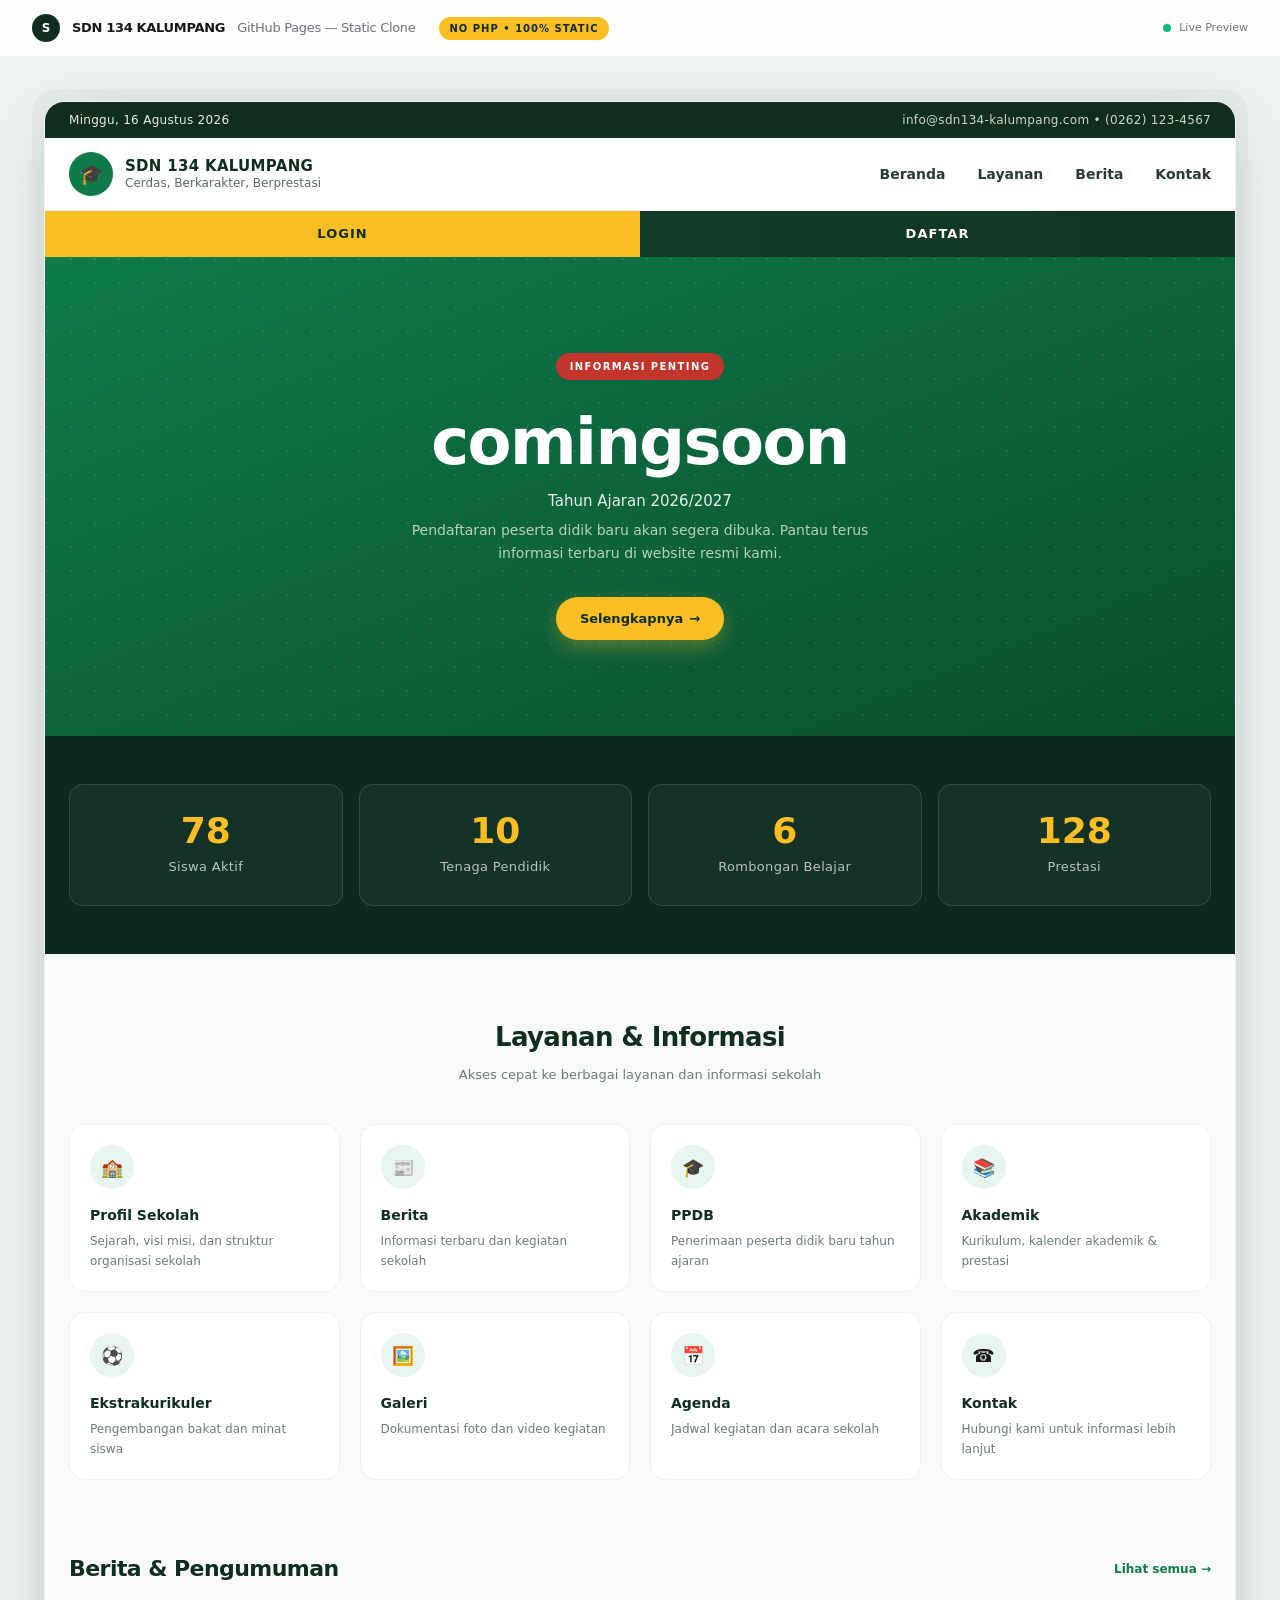
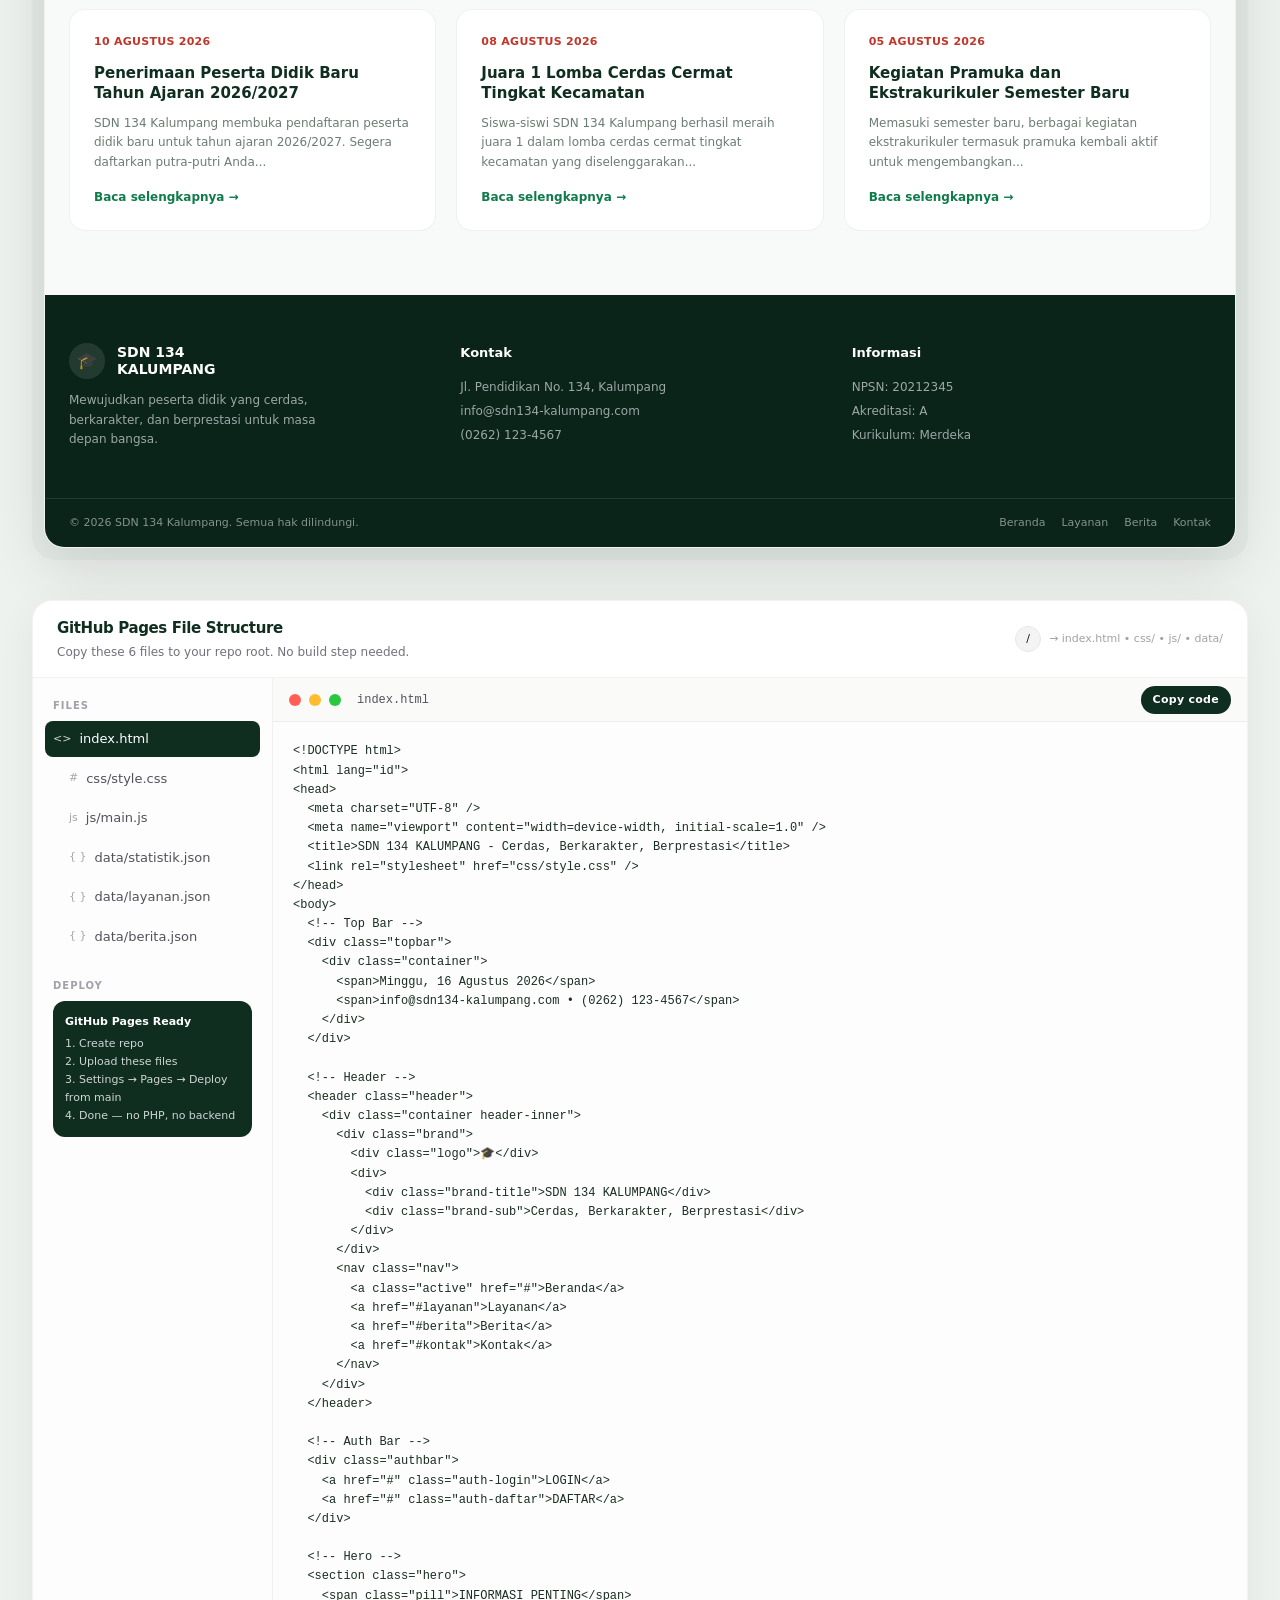
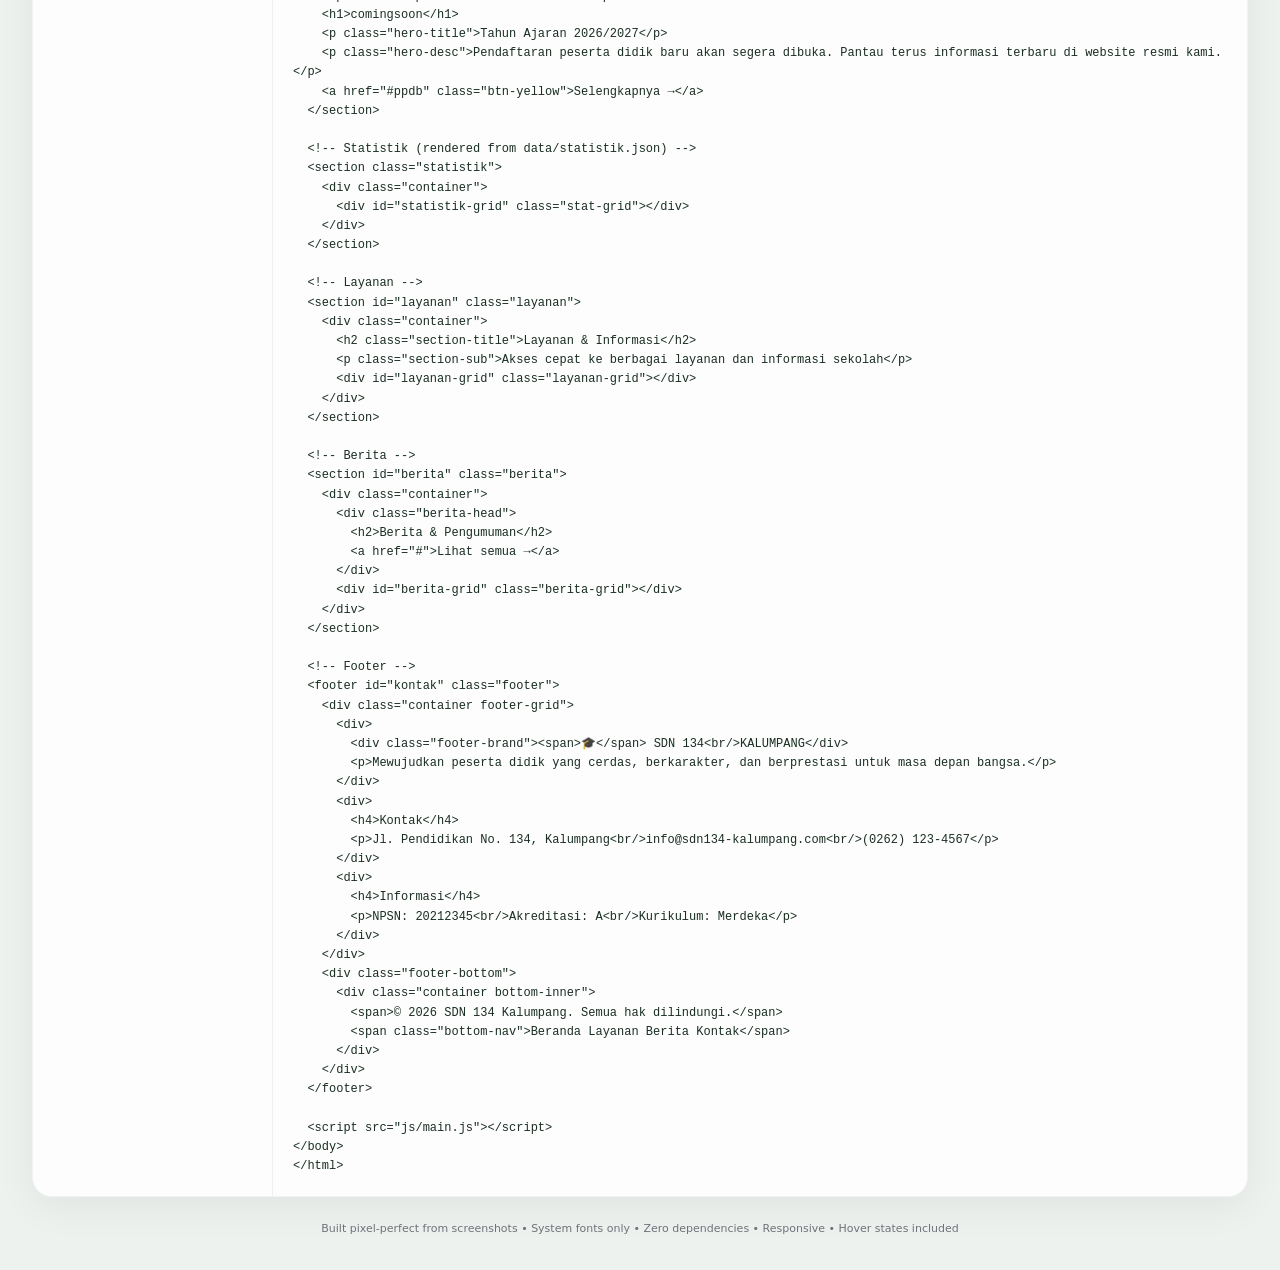
<file: index.html>
<!DOCTYPE html>
<html lang="en">
<head>
  <meta charset="UTF-8">
  <meta name="viewport" content="width=device-width, initial-scale=1">
  <title>React Artifact</title>
  <style>*,:after,:before{--tw-border-spacing-x:0;--tw-border-spacing-y:0;--tw-translate-x:0;--tw-translate-y:0;--tw-rotate:0;--tw-skew-x:0;--tw-skew-y:0;--tw-scale-x:1;--tw-scale-y:1;--tw-pan-x: ;--tw-pan-y: ;--tw-pinch-zoom: ;--tw-scroll-snap-strictness:proximity;--tw-gradient-from-position: ;--tw-gradient-via-position: ;--tw-gradient-to-position: ;--tw-ordinal: ;--tw-slashed-zero: ;--tw-numeric-figure: ;--tw-numeric-spacing: ;--tw-numeric-fraction: ;--tw-ring-inset: ;--tw-ring-offset-width:0px;--tw-ring-offset-color:#fff;--tw-ring-color:rgba(59,130,246,.5);--tw-ring-offset-shadow:0 0 #0000;--tw-ring-shadow:0 0 #0000;--tw-shadow:0 0 #0000;--tw-shadow-colored:0 0 #0000;--tw-blur: ;--tw-brightness: ;--tw-contrast: ;--tw-grayscale: ;--tw-hue-rotate: ;--tw-invert: ;--tw-saturate: ;--tw-sepia: ;--tw-drop-shadow: ;--tw-backdrop-blur: ;--tw-backdrop-brightness: ;--tw-backdrop-contrast: ;--tw-backdrop-grayscale: ;--tw-backdrop-hue-rotate: ;--tw-backdrop-invert: ;--tw-backdrop-opacity: ;--tw-backdrop-saturate: ;--tw-backdrop-sepia: ;--tw-contain-size: ;--tw-contain-layout: ;--tw-contain-paint: ;--tw-contain-style: }::backdrop{--tw-border-spacing-x:0;--tw-border-spacing-y:0;--tw-translate-x:0;--tw-translate-y:0;--tw-rotate:0;--tw-skew-x:0;--tw-skew-y:0;--tw-scale-x:1;--tw-scale-y:1;--tw-pan-x: ;--tw-pan-y: ;--tw-pinch-zoom: ;--tw-scroll-snap-strictness:proximity;--tw-gradient-from-position: ;--tw-gradient-via-position: ;--tw-gradient-to-position: ;--tw-ordinal: ;--tw-slashed-zero: ;--tw-numeric-figure: ;--tw-numeric-spacing: ;--tw-numeric-fraction: ;--tw-ring-inset: ;--tw-ring-offset-width:0px;--tw-ring-offset-color:#fff;--tw-ring-color:rgba(59,130,246,.5);--tw-ring-offset-shadow:0 0 #0000;--tw-ring-shadow:0 0 #0000;--tw-shadow:0 0 #0000;--tw-shadow-colored:0 0 #0000;--tw-blur: ;--tw-brightness: ;--tw-contrast: ;--tw-grayscale: ;--tw-hue-rotate: ;--tw-invert: ;--tw-saturate: ;--tw-sepia: ;--tw-drop-shadow: ;--tw-backdrop-blur: ;--tw-backdrop-brightness: ;--tw-backdrop-contrast: ;--tw-backdrop-grayscale: ;--tw-backdrop-hue-rotate: ;--tw-backdrop-invert: ;--tw-backdrop-opacity: ;--tw-backdrop-saturate: ;--tw-backdrop-sepia: ;--tw-contain-size: ;--tw-contain-layout: ;--tw-contain-paint: ;--tw-contain-style: }/*! tailwindcss v3.4.18 | MIT License | https://tailwindcss.com*/*,:after,:before{box-sizing:border-box;border:0 solid #e5e7eb}:after,:before{--tw-content:""}:host,html{line-height:1.5;-webkit-text-size-adjust:100%;-moz-tab-size:4;-o-tab-size:4;tab-size:4;font-family:ui-sans-serif,system-ui,sans-serif,Apple Color Emoji,Segoe UI Emoji,Segoe UI Symbol,Noto Color Emoji;font-feature-settings:normal;font-variation-settings:normal;-webkit-tap-highlight-color:transparent}body{line-height:inherit}hr{height:0;color:inherit;border-top-width:1px}abbr:where([title]){-webkit-text-decoration:underline dotted;text-decoration:underline dotted}h1,h2,h3,h4,h5,h6{font-size:inherit;font-weight:inherit}a{color:inherit;text-decoration:inherit}b,strong{font-weight:bolder}code,kbd,pre,samp{font-family:ui-monospace,SFMono-Regular,Menlo,Monaco,Consolas,Liberation Mono,Courier New,monospace;font-feature-settings:normal;font-variation-settings:normal;font-size:1em}small{font-size:80%}sub,sup{font-size:75%;line-height:0;position:relative;vertical-align:baseline}sub{bottom:-.25em}sup{top:-.5em}table{text-indent:0;border-color:inherit;border-collapse:collapse}button,input,optgroup,select,textarea{font-family:inherit;font-feature-settings:inherit;font-variation-settings:inherit;font-size:100%;font-weight:inherit;line-height:inherit;letter-spacing:inherit;color:inherit;margin:0;padding:0}button,select{text-transform:none}button,input:where([type=button]),input:where([type=reset]),input:where([type=submit]){-webkit-appearance:button;background-color:transparent;background-image:none}:-moz-focusring{outline:auto}:-moz-ui-invalid{box-shadow:none}progress{vertical-align:baseline}::-webkit-inner-spin-button,::-webkit-outer-spin-button{height:auto}[type=search]{-webkit-appearance:textfield;outline-offset:-2px}::-webkit-search-decoration{-webkit-appearance:none}::-webkit-file-upload-button{-webkit-appearance:button;font:inherit}summary{display:list-item}blockquote,dd,dl,figure,h1,h2,h3,h4,h5,h6,hr,p,pre{margin:0}fieldset{margin:0}fieldset,legend{padding:0}menu,ol,ul{list-style:none;margin:0;padding:0}dialog{padding:0}textarea{resize:vertical}input::-moz-placeholder,textarea::-moz-placeholder{opacity:1;color:#9ca3af}input::placeholder,textarea::placeholder{opacity:1;color:#9ca3af}[role=button],button{cursor:pointer}:disabled{cursor:default}audio,canvas,embed,iframe,img,object,svg,video{display:block;vertical-align:middle}img,video{max-width:100%;height:auto}[hidden]:where(:not([hidden=until-found])){display:none}.container{width:100%}@media (min-width:640px){.container{max-width:640px}}@media (min-width:768px){.container{max-width:768px}}@media (min-width:1024px){.container{max-width:1024px}}@media (min-width:1280px){.container{max-width:1280px}}@media (min-width:1536px){.container{max-width:1536px}}.absolute{position:absolute}.relative{position:relative}.sticky{position:sticky}.inset-0{inset:0}.top-0{top:0}.z-20{z-index:20}.z-50{z-index:50}.mx-auto{margin-left:auto;margin-right:auto}.mb-1{margin-bottom:.25rem}.mb-2{margin-bottom:.5rem}.mb-3{margin-bottom:.75rem}.mb-4{margin-bottom:1rem}.mb-6{margin-bottom:1.5rem}.mb-8{margin-bottom:2rem}.ml-1\.5{margin-left:.375rem}.ml-2{margin-left:.5rem}.ml-3{margin-left:.75rem}.mt-1{margin-top:.25rem}.mt-1\.5{margin-top:.375rem}.mt-10{margin-top:2.5rem}.mt-2{margin-top:.5rem}.mt-2\.5{margin-top:.625rem}.mt-4{margin-top:1rem}.mt-6{margin-top:1.5rem}.mt-8{margin-top:2rem}.line-clamp-2{overflow:hidden;display:-webkit-box;-webkit-box-orient:vertical;-webkit-line-clamp:2}.block{display:block}.flex{display:flex}.inline-flex{display:inline-flex}.grid{display:grid}.hidden{display:none}.h-0\.5{height:.125rem}.h-10{height:2.5rem}.h-11{height:2.75rem}.h-12{height:3rem}.h-2{height:.5rem}.h-3{height:.75rem}.h-7{height:1.75rem}.h-8{height:2rem}.h-9{height:2.25rem}.h-\[46px\]{height:46px}.h-\[56px\]{height:56px}.h-\[64px\]{height:64px}.min-h-\[520px\]{min-height:520px}.min-h-screen{min-height:100vh}.w-10{width:2.5rem}.w-11{width:2.75rem}.w-2{width:.5rem}.w-3{width:.75rem}.w-3\.5{width:.875rem}.w-5{width:1.25rem}.w-7{width:1.75rem}.w-8{width:2rem}.w-9{width:2.25rem}.w-full{width:100%}.max-w-\[1200px\]{max-width:1200px}.max-w-\[1280px\]{max-width:1280px}.max-w-\[280px\]{max-width:280px}.max-w-\[520px\]{max-width:520px}.flex-1{flex:1 1 0%}.transform{transform:translate(var(--tw-translate-x),var(--tw-translate-y)) rotate(var(--tw-rotate)) skewX(var(--tw-skew-x)) skewY(var(--tw-skew-y)) scaleX(var(--tw-scale-x)) scaleY(var(--tw-scale-y))}@keyframes pulse{50%{opacity:.5}}.animate-pulse{animation:pulse 2s cubic-bezier(.4,0,.6,1) infinite}.scroll-mt-\[72px\]{scroll-margin-top:72px}.grid-cols-1{grid-template-columns:repeat(1,minmax(0,1fr))}.grid-cols-2{grid-template-columns:repeat(2,minmax(0,1fr))}.flex-col{flex-direction:column}.place-items-center{place-items:center}.items-center{align-items:center}.justify-center{justify-content:center}.justify-between{justify-content:space-between}.gap-1\.5{gap:.375rem}.gap-2{gap:.5rem}.gap-3{gap:.75rem}.gap-4{gap:1rem}.gap-8{gap:2rem}.space-y-1>:not([hidden])~:not([hidden]){--tw-space-y-reverse:0;margin-top:calc(.25rem*(1 - var(--tw-space-y-reverse)));margin-bottom:calc(.25rem*var(--tw-space-y-reverse))}.overflow-auto{overflow:auto}.overflow-hidden{overflow:hidden}.whitespace-pre-wrap{white-space:pre-wrap}.break-words{overflow-wrap:break-word}.rounded-\[14px\]{border-radius:14px}.rounded-\[16px\]{border-radius:16px}.rounded-\[20px\]{border-radius:20px}.rounded-\[24px\]{border-radius:24px}.rounded-full{border-radius:9999px}.rounded-lg{border-radius:.5rem}.rounded-xl{border-radius:.75rem}.border{border-width:1px}.border-b{border-bottom-width:1px}.border-t{border-top-width:1px}.border-black\/5{border-color:rgba(0,0,0,.05)}.border-black\/\[0\.06\]{border-color:rgba(0,0,0,.06)}.border-white\/10{border-color:hsla(0,0%,100%,.1)}.border-white\/\[0\.12\]{border-color:hsla(0,0%,100%,.12)}.bg-\[\#0a241a\]{--tw-bg-opacity:1;background-color:rgb(10 36 26/var(--tw-bg-opacity,1))}.bg-\[\#0c2a1e\]{--tw-bg-opacity:1;background-color:rgb(12 42 30/var(--tw-bg-opacity,1))}.bg-\[\#0f2e1f\]{--tw-bg-opacity:1;background-color:rgb(15 46 31/var(--tw-bg-opacity,1))}.bg-\[\#0f7a4a\]{--tw-bg-opacity:1;background-color:rgb(15 122 74/var(--tw-bg-opacity,1))}.bg-\[\#28c840\]{--tw-bg-opacity:1;background-color:rgb(40 200 64/var(--tw-bg-opacity,1))}.bg-\[\#c1352a\]{--tw-bg-opacity:1;background-color:rgb(193 53 42/var(--tw-bg-opacity,1))}.bg-\[\#d8e0da\]\/40{background-color:rgba(216,224,218,.4)}.bg-\[\#e8f5ef\]{--tw-bg-opacity:1;background-color:rgb(232 245 239/var(--tw-bg-opacity,1))}.bg-\[\#eef2ef\]{--tw-bg-opacity:1;background-color:rgb(238 242 239/var(--tw-bg-opacity,1))}.bg-\[\#f8faf9\]{--tw-bg-opacity:1;background-color:rgb(248 250 249/var(--tw-bg-opacity,1))}.bg-\[\#fafaf9\]{--tw-bg-opacity:1;background-color:rgb(250 250 249/var(--tw-bg-opacity,1))}.bg-\[\#fbbf24\]{--tw-bg-opacity:1;background-color:rgb(251 191 36/var(--tw-bg-opacity,1))}.bg-\[\#fcfdfc\]{--tw-bg-opacity:1;background-color:rgb(252 253 252/var(--tw-bg-opacity,1))}.bg-\[\#febc2e\]{--tw-bg-opacity:1;background-color:rgb(254 188 46/var(--tw-bg-opacity,1))}.bg-\[\#ff5f57\]{--tw-bg-opacity:1;background-color:rgb(255 95 87/var(--tw-bg-opacity,1))}.bg-emerald-500{--tw-bg-opacity:1;background-color:rgb(16 185 129/var(--tw-bg-opacity,1))}.bg-white{--tw-bg-opacity:1;background-color:rgb(255 255 255/var(--tw-bg-opacity,1))}.bg-white\/10{background-color:hsla(0,0%,100%,.1)}.bg-white\/80{background-color:hsla(0,0%,100%,.8)}.bg-white\/\[0\.04\]{background-color:hsla(0,0%,100%,.04)}.bg-zinc-100{--tw-bg-opacity:1;background-color:rgb(244 244 245/var(--tw-bg-opacity,1))}.bg-gradient-to-br{background-image:linear-gradient(to bottom right,var(--tw-gradient-stops))}.bg-gradient-to-r{background-image:linear-gradient(to right,var(--tw-gradient-stops))}.from-\[\#0f7a4a\]{--tw-gradient-from:#0f7a4a var(--tw-gradient-from-position);--tw-gradient-to:rgba(15,122,74,0) var(--tw-gradient-to-position);--tw-gradient-stops:var(--tw-gradient-from),var(--tw-gradient-to)}.from-\[\#123b28\]{--tw-gradient-from:#123b28 var(--tw-gradient-from-position);--tw-gradient-to:rgba(18,59,40,0) var(--tw-gradient-to-position);--tw-gradient-stops:var(--tw-gradient-from),var(--tw-gradient-to)}.to-\[\#0a4d2e\]{--tw-gradient-to:#0a4d2e var(--tw-gradient-to-position)}.to-\[\#0f2e1f\]{--tw-gradient-to:#0f2e1f var(--tw-gradient-to-position)}.to-\[\#123524\]{--tw-gradient-to:#123524 var(--tw-gradient-to-position)}.p-2{padding:.5rem}.p-3{padding:.75rem}.p-4{padding:1rem}.p-5{padding:1.25rem}.px-2{padding-left:.5rem;padding-right:.5rem}.px-2\.5{padding-left:.625rem;padding-right:.625rem}.px-3{padding-left:.75rem;padding-right:.75rem}.px-3\.5{padding-left:.875rem;padding-right:.875rem}.px-4{padding-left:1rem;padding-right:1rem}.px-5{padding-left:1.25rem;padding-right:1.25rem}.px-6{padding-left:1.5rem;padding-right:1.5rem}.py-1{padding-top:.25rem;padding-bottom:.25rem}.py-1\.5{padding-top:.375rem;padding-bottom:.375rem}.py-10{padding-top:2.5rem;padding-bottom:2.5rem}.py-12{padding-top:3rem;padding-bottom:3rem}.py-16{padding-top:4rem;padding-bottom:4rem}.py-2{padding-top:.5rem;padding-bottom:.5rem}.py-3{padding-top:.75rem;padding-bottom:.75rem}.py-4{padding-top:1rem;padding-bottom:1rem}.py-6{padding-top:1.5rem;padding-bottom:1.5rem}.pb-12{padding-bottom:3rem}.pl-2{padding-left:.5rem}.pl-6{padding-left:1.5rem}.pt-2{padding-top:.5rem}.text-left{text-align:left}.text-center{text-align:center}.font-mono{font-family:ui-monospace,SFMono-Regular,Menlo,Monaco,Consolas,Liberation Mono,Courier New,monospace}.font-sans{font-family:ui-sans-serif,system-ui,sans-serif,Apple Color Emoji,Segoe UI Emoji,Segoe UI Symbol,Noto Color Emoji}.text-\[10px\]{font-size:10px}.text-\[11px\]{font-size:11px}.text-\[12px\]{font-size:12px}.text-\[13px\]{font-size:13px}.text-\[14px\]{font-size:14px}.text-\[15px\]{font-size:15px}.text-\[18px\]{font-size:18px}.text-\[20px\]{font-size:20px}.text-\[22px\]{font-size:22px}.text-\[32px\]{font-size:32px}.text-\[42px\]{font-size:42px}.font-bold{font-weight:700}.font-extrabold{font-weight:800}.font-medium{font-weight:500}.font-normal{font-weight:400}.font-semibold{font-weight:600}.uppercase{text-transform:uppercase}.leading-6{line-height:1.5rem}.leading-\[0\.95\]{line-height:.95}.leading-\[1\.6\]{line-height:1.6}.leading-none{line-height:1}.leading-relaxed{line-height:1.625}.leading-snug{line-height:1.375}.leading-tight{line-height:1.25}.tracking-\[0\.02em\]{letter-spacing:.02em}.tracking-\[0\.08em\]{letter-spacing:.08em}.tracking-\[0\.14em\]{letter-spacing:.14em}.tracking-tight{letter-spacing:-.025em}.tracking-wide{letter-spacing:.025em}.tracking-widest{letter-spacing:.1em}.text-\[\#0f2e1f\]{--tw-text-opacity:1;color:rgb(15 46 31/var(--tw-text-opacity,1))}.text-\[\#0f7a4a\]{--tw-text-opacity:1;color:rgb(15 122 74/var(--tw-text-opacity,1))}.text-\[\#1a1a1a\]{--tw-text-opacity:1;color:rgb(26 26 26/var(--tw-text-opacity,1))}.text-\[\#1a2e22\]{--tw-text-opacity:1;color:rgb(26 46 34/var(--tw-text-opacity,1))}.text-\[\#2a3a30\]{--tw-text-opacity:1;color:rgb(42 58 48/var(--tw-text-opacity,1))}.text-\[\#5a6b60\]{--tw-text-opacity:1;color:rgb(90 107 96/var(--tw-text-opacity,1))}.text-\[\#6b7d73\]{--tw-text-opacity:1;color:rgb(107 125 115/var(--tw-text-opacity,1))}.text-\[\#c1352a\]{--tw-text-opacity:1;color:rgb(193 53 42/var(--tw-text-opacity,1))}.text-\[\#fbbf24\]{--tw-text-opacity:1;color:rgb(251 191 36/var(--tw-text-opacity,1))}.text-white{--tw-text-opacity:1;color:rgb(255 255 255/var(--tw-text-opacity,1))}.text-white\/50{color:hsla(0,0%,100%,.5)}.text-white\/60{color:hsla(0,0%,100%,.6)}.text-white\/70{color:hsla(0,0%,100%,.7)}.text-white\/80{color:hsla(0,0%,100%,.8)}.text-white\/90{color:hsla(0,0%,100%,.9)}.text-zinc-400{--tw-text-opacity:1;color:rgb(161 161 170/var(--tw-text-opacity,1))}.text-zinc-500{--tw-text-opacity:1;color:rgb(113 113 122/var(--tw-text-opacity,1))}.text-zinc-600{--tw-text-opacity:1;color:rgb(82 82 91/var(--tw-text-opacity,1))}.text-zinc-900{--tw-text-opacity:1;color:rgb(24 24 27/var(--tw-text-opacity,1))}.antialiased{-webkit-font-smoothing:antialiased;-moz-osx-font-smoothing:grayscale}.opacity-50{opacity:.5}.opacity-80{opacity:.8}.opacity-90{opacity:.9}.opacity-\[0\.08\]{opacity:.08}.shadow-\[0_10px_40px_rgba\(0\2c 0\2c 0\2c 0\.06\)\]{--tw-shadow:0 10px 40px rgba(0,0,0,.06);--tw-shadow-colored:0 10px 40px var(--tw-shadow-color);box-shadow:var(--tw-ring-offset-shadow,0 0 #0000),var(--tw-ring-shadow,0 0 #0000),var(--tw-shadow)}.shadow-\[0_20px_60px_rgba\(0\2c 0\2c 0\2c 0\.12\)\]{--tw-shadow:0 20px 60px rgba(0,0,0,.12);--tw-shadow-colored:0 20px 60px var(--tw-shadow-color);box-shadow:var(--tw-ring-offset-shadow,0 0 #0000),var(--tw-ring-shadow,0 0 #0000),var(--tw-shadow)}.shadow-\[0_8px_20px_rgba\(251\2c 191\2c 36\2c 0\.3\)\]{--tw-shadow:0 8px 20px rgba(251,191,36,.3);--tw-shadow-colored:0 8px 20px var(--tw-shadow-color)}.shadow-\[0_8px_20px_rgba\(251\2c 191\2c 36\2c 0\.3\)\],.shadow-sm{box-shadow:var(--tw-ring-offset-shadow,0 0 #0000),var(--tw-ring-shadow,0 0 #0000),var(--tw-shadow)}.shadow-sm{--tw-shadow:0 1px 2px 0 rgba(0,0,0,.05);--tw-shadow-colored:0 1px 2px 0 var(--tw-shadow-color)}.blur{--tw-blur:blur(8px);filter:var(--tw-blur) var(--tw-brightness) var(--tw-contrast) var(--tw-grayscale) var(--tw-hue-rotate) var(--tw-invert) var(--tw-saturate) var(--tw-sepia) var(--tw-drop-shadow)}.backdrop-blur-sm{--tw-backdrop-blur:blur(4px)}.backdrop-blur-sm,.backdrop-blur-xl{backdrop-filter:var(--tw-backdrop-blur) var(--tw-backdrop-brightness) var(--tw-backdrop-contrast) var(--tw-backdrop-grayscale) var(--tw-backdrop-hue-rotate) var(--tw-backdrop-invert) var(--tw-backdrop-opacity) var(--tw-backdrop-saturate) var(--tw-backdrop-sepia)}.backdrop-blur-xl{--tw-backdrop-blur:blur(24px)}.backdrop-filter{backdrop-filter:var(--tw-backdrop-blur) var(--tw-backdrop-brightness) var(--tw-backdrop-contrast) var(--tw-backdrop-grayscale) var(--tw-backdrop-hue-rotate) var(--tw-backdrop-invert) var(--tw-backdrop-opacity) var(--tw-backdrop-saturate) var(--tw-backdrop-sepia)}.transition{transition-property:color,background-color,border-color,text-decoration-color,fill,stroke,opacity,box-shadow,transform,filter,backdrop-filter;transition-timing-function:cubic-bezier(.4,0,.2,1);transition-duration:.15s}.transition-all{transition-property:all;transition-timing-function:cubic-bezier(.4,0,.2,1);transition-duration:.15s}.transition-colors{transition-property:color,background-color,border-color,text-decoration-color,fill,stroke;transition-timing-function:cubic-bezier(.4,0,.2,1);transition-duration:.15s}.duration-200{transition-duration:.2s}#root,body,html{min-height:100%}body{margin:0;font-family:Inter,ui-sans-serif,system-ui,-apple-system,BlinkMacSystemFont,Segoe UI,sans-serif}[role=button]:not([aria-disabled=true]),button:not(:disabled),label[for],select:not(:disabled),summary{cursor:pointer}.after\:absolute:after{content:var(--tw-content);position:absolute}.after\:-bottom-2:after{content:var(--tw-content);bottom:-.5rem}.after\:left-0:after{content:var(--tw-content);left:0}.after\:h-\[3px\]:after{content:var(--tw-content);height:3px}.after\:w-full:after{content:var(--tw-content);width:100%}.after\:rounded-full:after{content:var(--tw-content);border-radius:9999px}.after\:bg-\[\#fbbf24\]:after{content:var(--tw-content);--tw-bg-opacity:1;background-color:rgb(251 191 36/var(--tw-bg-opacity,1))}.after\:content-\[\"\"\]:after{--tw-content:"";content:var(--tw-content)}.hover\:-translate-y-\[2px\]:hover{--tw-translate-y:-2px;transform:translate(var(--tw-translate-x),var(--tw-translate-y)) rotate(var(--tw-rotate)) skewX(var(--tw-skew-x)) skewY(var(--tw-skew-y)) scaleX(var(--tw-scale-x)) scaleY(var(--tw-scale-y))}.hover\:bg-\[\#f59e0b\]:hover{--tw-bg-opacity:1;background-color:rgb(245 158 11/var(--tw-bg-opacity,1))}.hover\:bg-black:hover{--tw-bg-opacity:1;background-color:rgb(0 0 0/var(--tw-bg-opacity,1))}.hover\:bg-zinc-100:hover{--tw-bg-opacity:1;background-color:rgb(244 244 245/var(--tw-bg-opacity,1))}.hover\:from-\[\#164732\]:hover{--tw-gradient-from:#164732 var(--tw-gradient-from-position);--tw-gradient-to:rgba(22,71,50,0) var(--tw-gradient-to-position);--tw-gradient-stops:var(--tw-gradient-from),var(--tw-gradient-to)}.hover\:text-\[\#0a4d2e\]:hover{--tw-text-opacity:1;color:rgb(10 77 46/var(--tw-text-opacity,1))}.hover\:text-\[\#0f2e1f\]:hover{--tw-text-opacity:1;color:rgb(15 46 31/var(--tw-text-opacity,1))}.hover\:underline:hover{text-decoration-line:underline}.hover\:shadow-\[0_8px_24px_rgba\(15\2c 46\2c 31\2c 0\.08\)\]:hover{--tw-shadow:0 8px 24px rgba(15,46,31,.08);--tw-shadow-colored:0 8px 24px var(--tw-shadow-color);box-shadow:var(--tw-ring-offset-shadow,0 0 #0000),var(--tw-ring-shadow,0 0 #0000),var(--tw-shadow)}.group:hover .group-hover\:bg-\[\#0f7a4a\]{--tw-bg-opacity:1;background-color:rgb(15 122 74/var(--tw-bg-opacity,1))}.group:hover .group-hover\:text-white{--tw-text-opacity:1;color:rgb(255 255 255/var(--tw-text-opacity,1))}@media (min-width:640px){.sm\:grid-cols-2{grid-template-columns:repeat(2,minmax(0,1fr))}}@media (min-width:768px){.md\:mb-10{margin-bottom:2.5rem}.md\:block{display:block}.md\:inline{display:inline}.md\:flex{display:flex}.md\:inline-flex{display:inline-flex}.md\:hidden{display:none}.md\:h-11{height:2.75rem}.md\:h-9{height:2.25rem}.md\:h-\[72px\]{height:72px}.md\:w-11{width:2.75rem}.md\:grid-cols-3{grid-template-columns:repeat(3,minmax(0,1fr))}.md\:grid-cols-4{grid-template-columns:repeat(4,minmax(0,1fr))}.md\:grid-cols-\[240px_1fr\]{grid-template-columns:240px 1fr}.md\:flex-row{flex-direction:row}.md\:items-center{align-items:center}.md\:gap-4{gap:1rem}.md\:gap-5{gap:1.25rem}.md\:border-b-0{border-bottom-width:0}.md\:border-r{border-right-width:1px}.md\:p-3{padding:.75rem}.md\:p-5{padding:1.25rem}.md\:p-6{padding:1.5rem}.md\:px-6{padding-left:1.5rem;padding-right:1.5rem}.md\:px-8{padding-left:2rem;padding-right:2rem}.md\:py-12{padding-top:3rem;padding-bottom:3rem}.md\:py-16{padding-top:4rem;padding-bottom:4rem}.md\:py-24{padding-top:6rem;padding-bottom:6rem}.md\:py-7{padding-top:1.75rem;padding-bottom:1.75rem}.md\:py-8{padding-top:2rem;padding-bottom:2rem}.md\:pb-16{padding-bottom:4rem}.md\:text-\[12px\]{font-size:12px}.md\:text-\[13px\]{font-size:13px}.md\:text-\[14px\]{font-size:14px}.md\:text-\[15px\]{font-size:15px}.md\:text-\[22px\]{font-size:22px}.md\:text-\[26px\]{font-size:26px}.md\:text-\[36px\]{font-size:36px}.md\:text-\[64px\]{font-size:64px}}@media (min-width:1024px){.lg\:grid-cols-4{grid-template-columns:repeat(4,minmax(0,1fr))}}</style>
</head>
<body>
  <div id="root"></div>
  
  <script type="module">var $c=Object.create;var{getPrototypeOf:Vc,defineProperty:Tl,getOwnPropertyNames:Wc}=Object;var Qc=Object.prototype.hasOwnProperty;var mt=(e,t,n)=>{n=e!=null?$c(Vc(e)):{};let r=t||!e||!e.__esModule?Tl(n,"default",{value:e,enumerable:!0}):n;for(let l of Wc(e))if(!Qc.call(r,l))Tl(r,l,{get:()=>e[l],enumerable:!0});return r};var ar=(e,t)=>()=>(t||e((t={exports:{}}).exports,t),t.exports);var Kc=(e,t)=>{for(var n in t)Tl(e,n,{get:t[n],enumerable:!0,configurable:!0,set:(r)=>t[n]=()=>r})};var jc=(e,t)=>()=>(e&&(t=e(e=0)),t);var dn=ar((ud)=>{var cn=Symbol.for("react.element"),Gc=Symbol.for("react.portal"),Yc=Symbol.for("react.fragment"),Xc=Symbol.for("react.strict_mode"),Zc=Symbol.for("react.profiler"),Jc=Symbol.for("react.provider"),qc=Symbol.for("react.context"),bc=Symbol.for("react.forward_ref"),ed=Symbol.for("react.suspense"),td=Symbol.for("react.memo"),nd=Symbol.for("react.lazy"),bo=Symbol.iterator;function rd(e){if(e===null||typeof e!=="object")return null;return e=bo&&e[bo]||e["@@iterator"],typeof e==="function"?e:null}var na={isMounted:function(){return!1},enqueueForceUpdate:function(){},enqueueReplaceState:function(){},enqueueSetState:function(){}},ra=Object.assign,la={};function Rt(e,t,n){this.props=e,this.context=t,this.refs=la,this.updater=n||na}Rt.prototype.isReactComponent={};Rt.prototype.setState=function(e,t){if(typeof e!=="object"&&typeof e!=="function"&&e!=null)throw Error("setState(...): takes an object of state variables to update or a function which returns an object of state variables.");this.updater.enqueueSetState(this,e,t,"setState")};Rt.prototype.forceUpdate=function(e){this.updater.enqueueForceUpdate(this,e,"forceUpdate")};function ia(){}ia.prototype=Rt.prototype;function Rl(e,t,n){this.props=e,this.context=t,this.refs=la,this.updater=n||na}var Il=Rl.prototype=new ia;Il.constructor=Rl;ra(Il,Rt.prototype);Il.isPureReactComponent=!0;var ea=Array.isArray,oa=Object.prototype.hasOwnProperty,Ml={current:null},aa={key:!0,ref:!0,__self:!0,__source:!0};function ua(e,t,n){var r,l={},i=null,o=null;if(t!=null)for(r in t.ref!==void 0&&(o=t.ref),t.key!==void 0&&(i=""+t.key),t)oa.call(t,r)&&!aa.hasOwnProperty(r)&&(l[r]=t[r]);var a=arguments.length-2;if(a===1)l.children=n;else if(1<a){for(var u=Array(a),d=0;d<a;d++)u[d]=arguments[d+2];l.children=u}if(e&&e.defaultProps)for(r in a=e.defaultProps,a)l[r]===void 0&&(l[r]=a[r]);return{$$typeof:cn,type:e,key:i,ref:o,props:l,_owner:Ml.current}}function ld(e,t){return{$$typeof:cn,type:e.type,key:t,ref:e.ref,props:e.props,_owner:e._owner}}function Dl(e){return typeof e==="object"&&e!==null&&e.$$typeof===cn}function id(e){var t={"=":"=0",":":"=2"};return"$"+e.replace(/[=:]/g,function(n){return t[n]})}var ta=/\/+/g;function Ll(e,t){return typeof e==="object"&&e!==null&&e.key!=null?id(""+e.key):t.toString(36)}function sr(e,t,n,r,l){var i=typeof e;if(i==="undefined"||i==="boolean")e=null;var o=!1;if(e===null)o=!0;else switch(i){case"string":case"number":o=!0;break;case"object":switch(e.$$typeof){case cn:case Gc:o=!0}}if(o)return o=e,l=l(o),e=r===""?"."+Ll(o,0):r,ea(l)?(n="",e!=null&&(n=e.replace(ta,"$&/")+"/"),sr(l,t,n,"",function(d){return d})):l!=null&&(Dl(l)&&(l=ld(l,n+(!l.key||o&&o.key===l.key?"":(""+l.key).replace(ta,"$&/")+"/")+e)),t.push(l)),1;if(o=0,r=r===""?".":r+":",ea(e))for(var a=0;a<e.length;a++){i=e[a];var u=r+Ll(i,a);o+=sr(i,t,n,u,l)}else if(u=rd(e),typeof u==="function")for(e=u.call(e),a=0;!(i=e.next()).done;)i=i.value,u=r+Ll(i,a++),o+=sr(i,t,n,u,l);else if(i==="object")throw t=String(e),Error("Objects are not valid as a React child (found: "+(t==="[object Object]"?"object with keys {"+Object.keys(e).join(", ")+"}":t)+"). If you meant to render a collection of children, use an array instead.");return o}function ur(e,t,n){if(e==null)return e;var r=[],l=0;return sr(e,r,"","",function(i){return t.call(n,i,l++)}),r}function od(e){if(e._status===-1){var t=e._result;t=t(),t.then(function(n){if(e._status===0||e._status===-1)e._status=1,e._result=n},function(n){if(e._status===0||e._status===-1)e._status=2,e._result=n}),e._status===-1&&(e._status=0,e._result=t)}if(e._status===1)return e._result.default;throw e._result}var ne={current:null},cr={transition:null},ad={ReactCurrentDispatcher:ne,ReactCurrentBatchConfig:cr,ReactCurrentOwner:Ml};function sa(){throw Error("act(...) is not supported in production builds of React.")}ud.Children={map:ur,forEach:function(e,t,n){ur(e,function(){t.apply(this,arguments)},n)},count:function(e){var t=0;return ur(e,function(){t++}),t},toArray:function(e){return ur(e,function(t){return t})||[]},only:function(e){if(!Dl(e))throw Error("React.Children.only expected to receive a single React element child.");return e}};ud.Component=Rt;ud.Fragment=Yc;ud.Profiler=Zc;ud.PureComponent=Rl;ud.StrictMode=Xc;ud.Suspense=ed;ud.__SECRET_INTERNALS_DO_NOT_USE_OR_YOU_WILL_BE_FIRED=ad;ud.act=sa;ud.cloneElement=function(e,t,n){if(e===null||e===void 0)throw Error("React.cloneElement(...): The argument must be a React element, but you passed "+e+".");var r=ra({},e.props),l=e.key,i=e.ref,o=e._owner;if(t!=null){if(t.ref!==void 0&&(i=t.ref,o=Ml.current),t.key!==void 0&&(l=""+t.key),e.type&&e.type.defaultProps)var a=e.type.defaultProps;for(u in t)oa.call(t,u)&&!aa.hasOwnProperty(u)&&(r[u]=t[u]===void 0&&a!==void 0?a[u]:t[u])}var u=arguments.length-2;if(u===1)r.children=n;else if(1<u){a=Array(u);for(var d=0;d<u;d++)a[d]=arguments[d+2];r.children=a}return{$$typeof:cn,type:e.type,key:l,ref:i,props:r,_owner:o}};ud.createContext=function(e){return e={$$typeof:qc,_currentValue:e,_currentValue2:e,_threadCount:0,Provider:null,Consumer:null,_defaultValue:null,_globalName:null},e.Provider={$$typeof:Jc,_context:e},e.Consumer=e};ud.createElement=ua;ud.createFactory=function(e){var t=ua.bind(null,e);return t.type=e,t};ud.createRef=function(){return{current:null}};ud.forwardRef=function(e){return{$$typeof:bc,render:e}};ud.isValidElement=Dl;ud.lazy=function(e){return{$$typeof:nd,_payload:{_status:-1,_result:e},_init:od}};ud.memo=function(e,t){return{$$typeof:td,type:e,compare:t===void 0?null:t}};ud.startTransition=function(e){var t=cr.transition;cr.transition={};try{e()}finally{cr.transition=t}};ud.unstable_act=sa;ud.useCallback=function(e,t){return ne.current.useCallback(e,t)};ud.useContext=function(e){return ne.current.useContext(e)};ud.useDebugValue=function(){};ud.useDeferredValue=function(e){return ne.current.useDeferredValue(e)};ud.useEffect=function(e,t){return ne.current.useEffect(e,t)};ud.useId=function(){return ne.current.useId()};ud.useImperativeHandle=function(e,t,n){return ne.current.useImperativeHandle(e,t,n)};ud.useInsertionEffect=function(e,t){return ne.current.useInsertionEffect(e,t)};ud.useLayoutEffect=function(e,t){return ne.current.useLayoutEffect(e,t)};ud.useMemo=function(e,t){return ne.current.useMemo(e,t)};ud.useReducer=function(e,t,n){return ne.current.useReducer(e,t,n)};ud.useRef=function(e){return ne.current.useRef(e)};ud.useState=function(e){return ne.current.useState(e)};ud.useSyncExternalStore=function(e,t,n){return ne.current.useSyncExternalStore(e,t,n)};ud.useTransition=function(){return ne.current.useTransition()};ud.version="18.3.1"});var ha=ar((jd)=>{function Ol(e,t){var n=e.length;e.push(t);e:for(;0<n;){var r=n-1>>>1,l=e[r];if(0<dr(l,t))e[r]=t,e[n]=l,n=r;else break e}}function Se(e){return e.length===0?null:e[0]}function vr(e){if(e.length===0)return null;var t=e[0],n=e.pop();if(n!==t){e[0]=n;e:for(var r=0,l=e.length,i=l>>>1;r<i;){var o=2*(r+1)-1,a=e[o],u=o+1,d=e[u];if(0>dr(a,n))u<l&&0>dr(d,a)?(e[r]=d,e[u]=n,r=u):(e[r]=a,e[o]=n,r=o);else if(u<l&&0>dr(d,n))e[r]=d,e[u]=n,r=u;else break e}}return t}function dr(e,t){var n=e.sortIndex-t.sortIndex;return n!==0?n:e.id-t.id}if(typeof performance==="object"&&typeof performance.now==="function")Al=performance,jd.unstable_now=function(){return Al.now()};else fr=Date,Ul=fr.now(),jd.unstable_now=function(){return fr.now()-Ul};var Al,fr,Ul,Le=[],Ge=[],Kd=1,ve=null,J=3,hr=!1,vt=!1,pn=!1,da=typeof setTimeout==="function"?setTimeout:null,fa=typeof clearTimeout==="function"?clearTimeout:null,ca=typeof setImmediate<"u"?setImmediate:null;typeof navigator<"u"&&navigator.scheduling!==void 0&&navigator.scheduling.isInputPending!==void 0&&navigator.scheduling.isInputPending.bind(navigator.scheduling);function Bl(e){for(var t=Se(Ge);t!==null;){if(t.callback===null)vr(Ge);else if(t.startTime<=e)vr(Ge),t.sortIndex=t.expirationTime,Ol(Le,t);else break;t=Se(Ge)}}function $l(e){if(pn=!1,Bl(e),!vt)if(Se(Le)!==null)vt=!0,Wl(Vl);else{var t=Se(Ge);t!==null&&Ql($l,t.startTime-e)}}function Vl(e,t){vt=!1,pn&&(pn=!1,fa(mn),mn=-1),hr=!0;var n=J;try{Bl(t);for(ve=Se(Le);ve!==null&&(!(ve.expirationTime>t)||e&&!va());){var r=ve.callback;if(typeof r==="function"){ve.callback=null,J=ve.priorityLevel;var l=r(ve.expirationTime<=t);t=jd.unstable_now(),typeof l==="function"?ve.callback=l:ve===Se(Le)&&vr(Le),Bl(t)}else vr(Le);ve=Se(Le)}if(ve!==null)var i=!0;else{var o=Se(Ge);o!==null&&Ql($l,o.startTime-t),i=!1}return i}finally{ve=null,J=n,hr=!1}}var gr=!1,pr=null,mn=-1,pa=5,ma=-1;function va(){return jd.unstable_now()-ma<pa?!1:!0}function Fl(){if(pr!==null){var e=jd.unstable_now();ma=e;var t=!0;try{t=pr(!0,e)}finally{t?fn():(gr=!1,pr=null)}}else gr=!1}var fn;if(typeof ca==="function")fn=function(){ca(Fl)};else if(typeof MessageChannel<"u")mr=new MessageChannel,Hl=mr.port2,mr.port1.onmessage=Fl,fn=function(){Hl.postMessage(null)};else fn=function(){da(Fl,0)};var mr,Hl;function Wl(e){pr=e,gr||(gr=!0,fn())}function Ql(e,t){mn=da(function(){e(jd.unstable_now())},t)}jd.unstable_IdlePriority=5;jd.unstable_ImmediatePriority=1;jd.unstable_LowPriority=4;jd.unstable_NormalPriority=3;jd.unstable_Profiling=null;jd.unstable_UserBlockingPriority=2;jd.unstable_cancelCallback=function(e){e.callback=null};jd.unstable_continueExecution=function(){vt||hr||(vt=!0,Wl(Vl))};jd.unstable_forceFrameRate=function(e){0>e||125<e?console.error("forceFrameRate takes a positive int between 0 and 125, forcing frame rates higher than 125 fps is not supported"):pa=0<e?Math.floor(1000/e):5};jd.unstable_getCurrentPriorityLevel=function(){return J};jd.unstable_getFirstCallbackNode=function(){return Se(Le)};jd.unstable_next=function(e){switch(J){case 1:case 2:case 3:var t=3;break;default:t=J}var n=J;J=t;try{return e()}finally{J=n}};jd.unstable_pauseExecution=function(){};jd.unstable_requestPaint=function(){};jd.unstable_runWithPriority=function(e,t){switch(e){case 1:case 2:case 3:case 4:case 5:break;default:e=3}var n=J;J=e;try{return t()}finally{J=n}};jd.unstable_scheduleCallback=function(e,t,n){var r=jd.unstable_now();switch(typeof n==="object"&&n!==null?(n=n.delay,n=typeof n==="number"&&0<n?r+n:r):n=r,e){case 1:var l=-1;break;case 2:l=250;break;case 5:l=1073741823;break;case 4:l=1e4;break;default:l=5000}return l=n+l,e={id:Kd++,callback:t,priorityLevel:e,startTime:n,expirationTime:l,sortIndex:-1},n>r?(e.sortIndex=n,Ol(Ge,e),Se(Le)===null&&e===Se(Ge)&&(pn?(fa(mn),mn=-1):pn=!0,Ql($l,n-r))):(e.sortIndex=l,Ol(Le,e),vt||hr||(vt=!0,Wl(Vl))),e};jd.unstable_shouldYield=va;jd.unstable_wrapCallback=function(e){var t=J;return function(){var n=J;J=t;try{return e.apply(this,arguments)}finally{J=n}}}});var Jo={};Kc(Jo,{version:()=>Lc,unstable_renderSubtreeIntoContainer:()=>Tc,unstable_batchedUpdates:()=>zc,unmountComponentAtNode:()=>Pc,render:()=>_c,hydrateRoot:()=>Cc,hydrate:()=>Ec,flushSync:()=>Nc,findDOMNode:()=>Sc,createRoot:()=>wc,createPortal:()=>xc,__SECRET_INTERNALS_DO_NOT_USE_OR_YOU_WILL_BE_FIRED:()=>kc});function h(e){for(var t="https://reactjs.org/docs/error-decoder.html?invariant="+e,n=1;n<arguments.length;n++)t+="&args[]="+encodeURIComponent(arguments[n]);return"Minified React error #"+e+"; visit "+t+" for the full message or use the non-minified dev environment for full errors and additional helpful warnings."}function Tt(e,t){bt(e,t),bt(e+"Capture",t)}function bt(e,t){Bn[e]=t;for(e=0;e<t.length;e++)Su.add(t[e])}function pf(e){if(fi.call(ya,e))return!0;if(fi.call(ga,e))return!1;if(ff.test(e))return ya[e]=!0;return ga[e]=!0,!1}function mf(e,t,n,r){if(n!==null&&n.type===0)return!1;switch(typeof t){case"function":case"symbol":return!0;case"boolean":if(r)return!1;if(n!==null)return!n.acceptsBooleans;return e=e.toLowerCase().slice(0,5),e!=="data-"&&e!=="aria-";default:return!1}}function vf(e,t,n,r){if(t===null||typeof t>"u"||mf(e,t,n,r))return!0;if(r)return!1;if(n!==null)switch(n.type){case 3:return!t;case 4:return t===!1;case 5:return isNaN(t);case 6:return isNaN(t)||1>t}return!1}function ie(e,t,n,r,l,i,o){this.acceptsBooleans=t===2||t===3||t===4,this.attributeName=r,this.attributeNamespace=l,this.mustUseProperty=n,this.propertyName=e,this.type=t,this.sanitizeURL=i,this.removeEmptyString=o}function ao(e){return e[1].toUpperCase()}function uo(e,t,n,r){var l=Z.hasOwnProperty(t)?Z[t]:null;if(l!==null?l.type!==0:r||!(2<t.length)||t[0]!=="o"&&t[0]!=="O"||t[1]!=="n"&&t[1]!=="N")vf(t,n,l,r)&&(n=null),r||l===null?pf(t)&&(n===null?e.removeAttribute(t):e.setAttribute(t,""+n)):l.mustUseProperty?e[l.propertyName]=n===null?l.type===3?!1:"":n:(t=l.attributeName,r=l.attributeNamespace,n===null?e.removeAttribute(t):(l=l.type,n=l===3||l===4&&n===!0?"":""+n,r?e.setAttributeNS(r,t,n):e.setAttribute(t,n)))}function vn(e){if(e===null||typeof e!=="object")return null;return e=ka&&e[ka]||e["@@iterator"],typeof e==="function"?e:null}function Sn(e){if(Kl===void 0)try{throw Error()}catch(n){var t=n.stack.trim().match(/\n( *(at )?)/);Kl=t&&t[1]||""}return`
`+Kl+e}function Gl(e,t){if(!e||jl)return"";jl=!0;var n=Error.prepareStackTrace;Error.prepareStackTrace=void 0;try{if(t)if(t=function(){throw Error()},Object.defineProperty(t.prototype,"props",{set:function(){throw Error()}}),typeof Reflect==="object"&&Reflect.construct){try{Reflect.construct(t,[])}catch(d){var r=d}Reflect.construct(e,[],t)}else{try{t.call()}catch(d){r=d}e.call(t.prototype)}else{try{throw Error()}catch(d){r=d}e()}}catch(d){if(d&&r&&typeof d.stack==="string"){for(var l=d.stack.split(`
`),i=r.stack.split(`
`),o=l.length-1,a=i.length-1;1<=o&&0<=a&&l[o]!==i[a];)a--;for(;1<=o&&0<=a;o--,a--)if(l[o]!==i[a]){if(o!==1||a!==1)do if(o--,a--,0>a||l[o]!==i[a]){var u=`
`+l[o].replace(" at new "," at ");return e.displayName&&u.includes("<anonymous>")&&(u=u.replace("<anonymous>",e.displayName)),u}while(1<=o&&0<=a);break}}}finally{jl=!1,Error.prepareStackTrace=n}return(e=e?e.displayName||e.name:"")?Sn(e):""}function hf(e){switch(e.tag){case 5:return Sn(e.type);case 16:return Sn("Lazy");case 13:return Sn("Suspense");case 19:return Sn("SuspenseList");case 0:case 2:case 15:return e=Gl(e.type,!1),e;case 11:return e=Gl(e.type.render,!1),e;case 1:return e=Gl(e.type,!0),e;default:return""}}function hi(e){if(e==null)return null;if(typeof e==="function")return e.displayName||e.name||null;if(typeof e==="string")return e;switch(e){case Ot:return"Fragment";case Ft:return"Portal";case pi:return"Profiler";case so:return"StrictMode";case mi:return"Suspense";case vi:return"SuspenseList"}if(typeof e==="object")switch(e.$$typeof){case Eu:return(e.displayName||"Context")+".Consumer";case Nu:return(e._context.displayName||"Context")+".Provider";case co:var t=e.render;return e=e.displayName,e||(e=t.displayName||t.name||"",e=e!==""?"ForwardRef("+e+")":"ForwardRef"),e;case fo:return t=e.displayName||null,t!==null?t:hi(e.type)||"Memo";case Xe:t=e._payload,e=e._init;try{return hi(e(t))}catch(n){}}return null}function gf(e){var t=e.type;switch(e.tag){case 24:return"Cache";case 9:return(t.displayName||"Context")+".Consumer";case 10:return(t._context.displayName||"Context")+".Provider";case 18:return"DehydratedFragment";case 11:return e=t.render,e=e.displayName||e.name||"",t.displayName||(e!==""?"ForwardRef("+e+")":"ForwardRef");case 7:return"Fragment";case 5:return t;case 4:return"Portal";case 3:return"Root";case 6:return"Text";case 16:return hi(t);case 8:return t===so?"StrictMode":"Mode";case 22:return"Offscreen";case 12:return"Profiler";case 21:return"Scope";case 13:return"Suspense";case 19:return"SuspenseList";case 25:return"TracingMarker";case 1:case 0:case 17:case 2:case 14:case 15:if(typeof t==="function")return t.displayName||t.name||null;if(typeof t==="string")return t}return null}function st(e){switch(typeof e){case"boolean":case"number":case"string":case"undefined":return e;case"object":return e;default:return""}}function _u(e){var t=e.type;return(e=e.nodeName)&&e.toLowerCase()==="input"&&(t==="checkbox"||t==="radio")}function yf(e){var t=_u(e)?"checked":"value",n=Object.getOwnPropertyDescriptor(e.constructor.prototype,t),r=""+e[t];if(!e.hasOwnProperty(t)&&typeof n<"u"&&typeof n.get==="function"&&typeof n.set==="function"){var{get:l,set:i}=n;return Object.defineProperty(e,t,{configurable:!0,get:function(){return l.call(this)},set:function(o){r=""+o,i.call(this,o)}}),Object.defineProperty(e,t,{enumerable:n.enumerable}),{getValue:function(){return r},setValue:function(o){r=""+o},stopTracking:function(){e._valueTracker=null,delete e[t]}}}}function kr(e){e._valueTracker||(e._valueTracker=yf(e))}function Pu(e){if(!e)return!1;var t=e._valueTracker;if(!t)return!0;var n=t.getValue(),r="";return e&&(r=_u(e)?e.checked?"true":"false":e.value),e=r,e!==n?(t.setValue(e),!0):!1}function Qr(e){if(e=e||(typeof document<"u"?document:void 0),typeof e>"u")return null;try{return e.activeElement||e.body}catch(t){return e.body}}function gi(e,t){var n=t.checked;return U({},t,{defaultChecked:void 0,defaultValue:void 0,value:void 0,checked:n!=null?n:e._wrapperState.initialChecked})}function xa(e,t){var n=t.defaultValue==null?"":t.defaultValue,r=t.checked!=null?t.checked:t.defaultChecked;n=st(t.value!=null?t.value:n),e._wrapperState={initialChecked:r,initialValue:n,controlled:t.type==="checkbox"||t.type==="radio"?t.checked!=null:t.value!=null}}function zu(e,t){t=t.checked,t!=null&&uo(e,"checked",t,!1)}function yi(e,t){zu(e,t);var n=st(t.value),r=t.type;if(n!=null)if(r==="number"){if(n===0&&e.value===""||e.value!=n)e.value=""+n}else e.value!==""+n&&(e.value=""+n);else if(r==="submit"||r==="reset"){e.removeAttribute("value");return}t.hasOwnProperty("value")?ki(e,t.type,n):t.hasOwnProperty("defaultValue")&&ki(e,t.type,st(t.defaultValue)),t.checked==null&&t.defaultChecked!=null&&(e.defaultChecked=!!t.defaultChecked)}function wa(e,t,n){if(t.hasOwnProperty("value")||t.hasOwnProperty("defaultValue")){var r=t.type;if(!(r!=="submit"&&r!=="reset"||t.value!==void 0&&t.value!==null))return;t=""+e._wrapperState.initialValue,n||t===e.value||(e.value=t),e.defaultValue=t}n=e.name,n!==""&&(e.name=""),e.defaultChecked=!!e._wrapperState.initialChecked,n!==""&&(e.name=n)}function ki(e,t,n){if(t!=="number"||Qr(e.ownerDocument)!==e)n==null?e.defaultValue=""+e._wrapperState.initialValue:e.defaultValue!==""+n&&(e.defaultValue=""+n)}function Gt(e,t,n,r){if(e=e.options,t){t={};for(var l=0;l<n.length;l++)t["$"+n[l]]=!0;for(n=0;n<e.length;n++)l=t.hasOwnProperty("$"+e[n].value),e[n].selected!==l&&(e[n].selected=l),l&&r&&(e[n].defaultSelected=!0)}else{n=""+st(n),t=null;for(l=0;l<e.length;l++){if(e[l].value===n){e[l].selected=!0,r&&(e[l].defaultSelected=!0);return}t!==null||e[l].disabled||(t=e[l])}t!==null&&(t.selected=!0)}}function xi(e,t){if(t.dangerouslySetInnerHTML!=null)throw Error(h(91));return U({},t,{value:void 0,defaultValue:void 0,children:""+e._wrapperState.initialValue})}function Sa(e,t){var n=t.value;if(n==null){if(n=t.children,t=t.defaultValue,n!=null){if(t!=null)throw Error(h(92));if(Nn(n)){if(1<n.length)throw Error(h(93));n=n[0]}t=n}t==null&&(t=""),n=t}e._wrapperState={initialValue:st(n)}}function Tu(e,t){var n=st(t.value),r=st(t.defaultValue);n!=null&&(n=""+n,n!==e.value&&(e.value=n),t.defaultValue==null&&e.defaultValue!==n&&(e.defaultValue=n)),r!=null&&(e.defaultValue=""+r)}function Na(e){var t=e.textContent;t===e._wrapperState.initialValue&&t!==""&&t!==null&&(e.value=t)}function Lu(e){switch(e){case"svg":return"http://www.w3.org/2000/svg";case"math":return"http://www.w3.org/1998/Math/MathML";default:return"http://www.w3.org/1999/xhtml"}}function wi(e,t){return e==null||e==="http://www.w3.org/1999/xhtml"?Lu(t):e==="http://www.w3.org/2000/svg"&&t==="foreignObject"?"http://www.w3.org/1999/xhtml":e}function Hn(e,t){if(t){var n=e.firstChild;if(n&&n===e.lastChild&&n.nodeType===3){n.nodeValue=t;return}}e.textContent=t}function Iu(e,t,n){return t==null||typeof t==="boolean"||t===""?"":n||typeof t!=="number"||t===0||Ln.hasOwnProperty(e)&&Ln[e]?(""+t).trim():t+"px"}function Mu(e,t){e=e.style;for(var n in t)if(t.hasOwnProperty(n)){var r=n.indexOf("--")===0,l=Iu(n,t[n],r);n==="float"&&(n="cssFloat"),r?e.setProperty(n,l):e[n]=l}}function Si(e,t){if(t){if(xf[e]&&(t.children!=null||t.dangerouslySetInnerHTML!=null))throw Error(h(137,e));if(t.dangerouslySetInnerHTML!=null){if(t.children!=null)throw Error(h(60));if(typeof t.dangerouslySetInnerHTML!=="object"||!("__html"in t.dangerouslySetInnerHTML))throw Error(h(61))}if(t.style!=null&&typeof t.style!=="object")throw Error(h(62))}}function Ni(e,t){if(e.indexOf("-")===-1)return typeof t.is==="string";switch(e){case"annotation-xml":case"color-profile":case"font-face":case"font-face-src":case"font-face-uri":case"font-face-format":case"font-face-name":case"missing-glyph":return!1;default:return!0}}function po(e){return e=e.target||e.srcElement||window,e.correspondingUseElement&&(e=e.correspondingUseElement),e.nodeType===3?e.parentNode:e}function Ea(e){if(e=lr(e)){if(typeof Ci!=="function")throw Error(h(280));var t=e.stateNode;t&&(t=yl(t),Ci(e.stateNode,e.type,t))}}function Du(e){Yt?Xt?Xt.push(e):Xt=[e]:Yt=e}function Fu(){if(Yt){var e=Yt,t=Xt;if(Xt=Yt=null,Ea(e),t)for(e=0;e<t.length;e++)Ea(t[e])}}function Ou(e,t){return e(t)}function Au(){}function Uu(e,t,n){if(Yl)return e(t,n);Yl=!0;try{return Ou(e,t,n)}finally{if(Yl=!1,Yt!==null||Xt!==null)Au(),Fu()}}function $n(e,t){var n=e.stateNode;if(n===null)return null;var r=yl(n);if(r===null)return null;n=r[t];e:switch(t){case"onClick":case"onClickCapture":case"onDoubleClick":case"onDoubleClickCapture":case"onMouseDown":case"onMouseDownCapture":case"onMouseMove":case"onMouseMoveCapture":case"onMouseUp":case"onMouseUpCapture":case"onMouseEnter":(r=!r.disabled)||(e=e.type,r=!(e==="button"||e==="input"||e==="select"||e==="textarea")),e=!r;break e;default:e=!1}if(e)return null;if(n&&typeof n!=="function")throw Error(h(231,t,typeof n));return n}function wf(e,t,n,r,l,i,o,a,u){var d=Array.prototype.slice.call(arguments,3);try{t.apply(n,d)}catch(m){this.onError(m)}}function Nf(e,t,n,r,l,i,o,a,u){Rn=!1,Kr=null,wf.apply(Sf,arguments)}function Ef(e,t,n,r,l,i,o,a,u){if(Nf.apply(this,arguments),Rn){if(Rn){var d=Kr;Rn=!1,Kr=null}else throw Error(h(198));jr||(jr=!0,Pi=d)}}function Lt(e){var t=e,n=e;if(e.alternate)for(;t.return;)t=t.return;else{e=t;do t=e,(t.flags&4098)!==0&&(n=t.return),e=t.return;while(e)}return t.tag===3?n:null}function Bu(e){if(e.tag===13){var t=e.memoizedState;if(t===null&&(e=e.alternate,e!==null&&(t=e.memoizedState)),t!==null)return t.dehydrated}return null}function Ca(e){if(Lt(e)!==e)throw Error(h(188))}function Cf(e){var t=e.alternate;if(!t){if(t=Lt(e),t===null)throw Error(h(188));return t!==e?null:e}for(var n=e,r=t;;){var l=n.return;if(l===null)break;var i=l.alternate;if(i===null){if(r=l.return,r!==null){n=r;continue}break}if(l.child===i.child){for(i=l.child;i;){if(i===n)return Ca(l),e;if(i===r)return Ca(l),t;i=i.sibling}throw Error(h(188))}if(n.return!==r.return)n=l,r=i;else{for(var o=!1,a=l.child;a;){if(a===n){o=!0,n=l,r=i;break}if(a===r){o=!0,r=l,n=i;break}a=a.sibling}if(!o){for(a=i.child;a;){if(a===n){o=!0,n=i,r=l;break}if(a===r){o=!0,r=i,n=l;break}a=a.sibling}if(!o)throw Error(h(189))}}if(n.alternate!==r)throw Error(h(190))}if(n.tag!==3)throw Error(h(188));return n.stateNode.current===n?e:t}function Hu(e){return e=Cf(e),e!==null?$u(e):null}function $u(e){if(e.tag===5||e.tag===6)return e;for(e=e.child;e!==null;){var t=$u(e);if(t!==null)return t;e=e.sibling}return null}function Lf(e){if(De&&typeof De.onCommitFiberRoot==="function")try{De.onCommitFiberRoot(ml,e,void 0,(e.current.flags&128)===128)}catch(t){}}function Mf(e){return e>>>=0,e===0?32:31-(Rf(e)/If|0)|0}function En(e){switch(e&-e){case 1:return 1;case 2:return 2;case 4:return 4;case 8:return 8;case 16:return 16;case 32:return 32;case 64:case 128:case 256:case 512:case 1024:case 2048:case 4096:case 8192:case 16384:case 32768:case 65536:case 131072:case 262144:case 524288:case 1048576:case 2097152:return e&4194240;case 4194304:case 8388608:case 16777216:case 33554432:case 67108864:return e&130023424;case 134217728:return 134217728;case 268435456:return 268435456;case 536870912:return 536870912;case 1073741824:return 1073741824;default:return e}}function Yr(e,t){var n=e.pendingLanes;if(n===0)return 0;var r=0,l=e.suspendedLanes,i=e.pingedLanes,o=n&268435455;if(o!==0){var a=o&~l;a!==0?r=En(a):(i&=o,i!==0&&(r=En(i)))}else o=n&~l,o!==0?r=En(o):i!==0&&(r=En(i));if(r===0)return 0;if(t!==0&&t!==r&&(t&l)===0&&(l=r&-r,i=t&-t,l>=i||l===16&&(i&4194240)!==0))return t;if((r&4)!==0&&(r|=n&16),t=e.entangledLanes,t!==0)for(e=e.entanglements,t&=r;0<t;)n=31-Pe(t),l=1<<n,r|=e[n],t&=~l;return r}function Df(e,t){switch(e){case 1:case 2:case 4:return t+250;case 8:case 16:case 32:case 64:case 128:case 256:case 512:case 1024:case 2048:case 4096:case 8192:case 16384:case 32768:case 65536:case 131072:case 262144:case 524288:case 1048576:case 2097152:return t+5000;case 4194304:case 8388608:case 16777216:case 33554432:case 67108864:return-1;case 134217728:case 268435456:case 536870912:case 1073741824:return-1;default:return-1}}function Ff(e,t){for(var{suspendedLanes:n,pingedLanes:r,expirationTimes:l,pendingLanes:i}=e;0<i;){var o=31-Pe(i),a=1<<o,u=l[o];if(u===-1){if((a&n)===0||(a&r)!==0)l[o]=Df(a,t)}else u<=t&&(e.expiredLanes|=a);i&=~a}}function zi(e){return e=e.pendingLanes&-1073741825,e!==0?e:e&1073741824?1073741824:0}function Ku(){var e=wr;return wr<<=1,(wr&4194240)===0&&(wr=64),e}function Xl(e){for(var t=[],n=0;31>n;n++)t.push(e);return t}function nr(e,t,n){e.pendingLanes|=t,t!==536870912&&(e.suspendedLanes=0,e.pingedLanes=0),e=e.eventTimes,t=31-Pe(t),e[t]=n}function Of(e,t){var n=e.pendingLanes&~t;e.pendingLanes=t,e.suspendedLanes=0,e.pingedLanes=0,e.expiredLanes&=t,e.mutableReadLanes&=t,e.entangledLanes&=t,t=e.entanglements;var r=e.eventTimes;for(e=e.expirationTimes;0<n;){var l=31-Pe(n),i=1<<l;t[l]=0,r[l]=-1,e[l]=-1,n&=~i}}function vo(e,t){var n=e.entangledLanes|=t;for(e=e.entanglements;n;){var r=31-Pe(n),l=1<<r;l&t|e[r]&t&&(e[r]|=t),n&=~l}}function ju(e){return e&=-e,1<e?4<e?(e&268435455)!==0?16:536870912:4:1}function Pa(e,t){switch(e){case"focusin":case"focusout":tt=null;break;case"dragenter":case"dragleave":nt=null;break;case"mouseover":case"mouseout":rt=null;break;case"pointerover":case"pointerout":Vn.delete(t.pointerId);break;case"gotpointercapture":case"lostpointercapture":Wn.delete(t.pointerId)}}function hn(e,t,n,r,l,i){if(e===null||e.nativeEvent!==i)return e={blockedOn:t,domEventName:n,eventSystemFlags:r,nativeEvent:i,targetContainers:[l]},t!==null&&(t=lr(t),t!==null&&ho(t)),e;return e.eventSystemFlags|=r,t=e.targetContainers,l!==null&&t.indexOf(l)===-1&&t.push(l),e}function Uf(e,t,n,r,l){switch(t){case"focusin":return tt=hn(tt,e,t,n,r,l),!0;case"dragenter":return nt=hn(nt,e,t,n,r,l),!0;case"mouseover":return rt=hn(rt,e,t,n,r,l),!0;case"pointerover":var i=l.pointerId;return Vn.set(i,hn(Vn.get(i)||null,e,t,n,r,l)),!0;case"gotpointercapture":return i=l.pointerId,Wn.set(i,hn(Wn.get(i)||null,e,t,n,r,l)),!0}return!1}function Ju(e){var t=kt(e.target);if(t!==null){var n=Lt(t);if(n!==null){if(t=n.tag,t===13){if(t=Bu(n),t!==null){e.blockedOn=t,Zu(e.priority,function(){Yu(n)});return}}else if(t===3&&n.stateNode.current.memoizedState.isDehydrated){e.blockedOn=n.tag===3?n.stateNode.containerInfo:null;return}}}e.blockedOn=null}function Mr(e){if(e.blockedOn!==null)return!1;for(var t=e.targetContainers;0<t.length;){var n=Li(e.domEventName,e.eventSystemFlags,t[0],e.nativeEvent);if(n===null){n=e.nativeEvent;var r=new n.constructor(n.type,n);Ei=r,n.target.dispatchEvent(r),Ei=null}else return t=lr(n),t!==null&&ho(t),e.blockedOn=n,!1;t.shift()}return!0}function za(e,t,n){Mr(e)&&n.delete(t)}function Bf(){Ti=!1,tt!==null&&Mr(tt)&&(tt=null),nt!==null&&Mr(nt)&&(nt=null),rt!==null&&Mr(rt)&&(rt=null),Vn.forEach(za),Wn.forEach(za)}function gn(e,t){e.blockedOn===t&&(e.blockedOn=null,Ti||(Ti=!0,F.unstable_scheduleCallback(F.unstable_NormalPriority,Bf)))}function Qn(e){function t(l){return gn(l,e)}if(0<Nr.length){gn(Nr[0],e);for(var n=1;n<Nr.length;n++){var r=Nr[n];r.blockedOn===e&&(r.blockedOn=null)}}tt!==null&&gn(tt,e),nt!==null&&gn(nt,e),rt!==null&&gn(rt,e),Vn.forEach(t),Wn.forEach(t);for(n=0;n<Je.length;n++)r=Je[n],r.blockedOn===e&&(r.blockedOn=null);for(;0<Je.length&&(n=Je[0],n.blockedOn===null);)Ju(n),n.blockedOn===null&&Je.shift()}function Hf(e,t,n,r){var l=L,i=Zt.transition;Zt.transition=null;try{L=1,go(e,t,n,r)}finally{L=l,Zt.transition=i}}function $f(e,t,n,r){var l=L,i=Zt.transition;Zt.transition=null;try{L=4,go(e,t,n,r)}finally{L=l,Zt.transition=i}}function go(e,t,n,r){if(Xr){var l=Li(e,t,n,r);if(l===null)ti(e,t,r,Zr,n),Pa(e,r);else if(Uf(l,e,t,n,r))r.stopPropagation();else if(Pa(e,r),t&4&&-1<Af.indexOf(e)){for(;l!==null;){var i=lr(l);if(i!==null&&Gu(i),i=Li(e,t,n,r),i===null&&ti(e,t,r,Zr,n),i===l)break;l=i}l!==null&&r.stopPropagation()}else ti(e,t,r,null,n)}}function Li(e,t,n,r){if(Zr=null,e=po(r),e=kt(e),e!==null)if(t=Lt(e),t===null)e=null;else if(n=t.tag,n===13){if(e=Bu(t),e!==null)return e;e=null}else if(n===3){if(t.stateNode.current.memoizedState.isDehydrated)return t.tag===3?t.stateNode.containerInfo:null;e=null}else t!==e&&(e=null);return Zr=e,null}function qu(e){switch(e){case"cancel":case"click":case"close":case"contextmenu":case"copy":case"cut":case"auxclick":case"dblclick":case"dragend":case"dragstart":case"drop":case"focusin":case"focusout":case"input":case"invalid":case"keydown":case"keypress":case"keyup":case"mousedown":case"mouseup":case"paste":case"pause":case"play":case"pointercancel":case"pointerdown":case"pointerup":case"ratechange":case"reset":case"resize":case"seeked":case"submit":case"touchcancel":case"touchend":case"touchstart":case"volumechange":case"change":case"selectionchange":case"textInput":case"compositionstart":case"compositionend":case"compositionupdate":case"beforeblur":case"afterblur":case"beforeinput":case"blur":case"fullscreenchange":case"focus":case"hashchange":case"popstate":case"select":case"selectstart":return 1;case"drag":case"dragenter":case"dragexit":case"dragleave":case"dragover":case"mousemove":case"mouseout":case"mouseover":case"pointermove":case"pointerout":case"pointerover":case"scroll":case"toggle":case"touchmove":case"wheel":case"mouseenter":case"mouseleave":case"pointerenter":case"pointerleave":return 4;case"message":switch(zf()){case mo:return 1;case Wu:return 4;case Gr:case Tf:return 16;case Qu:return 536870912;default:return 16}default:return 16}}function bu(){if(Dr)return Dr;var e,t=yo,n=t.length,r,l="value"in be?be.value:be.textContent,i=l.length;for(e=0;e<n&&t[e]===l[e];e++);var o=n-e;for(r=1;r<=o&&t[n-r]===l[i-r];r++);return Dr=l.slice(e,1<r?1-r:void 0)}function Fr(e){var t=e.keyCode;return"charCode"in e?(e=e.charCode,e===0&&t===13&&(e=13)):e=t,e===10&&(e=13),32<=e||e===13?e:0}function Er(){return!0}function Ta(){return!1}function me(e){function t(n,r,l,i,o){this._reactName=n,this._targetInst=l,this.type=r,this.nativeEvent=i,this.target=o,this.currentTarget=null;for(var a in e)e.hasOwnProperty(a)&&(n=e[a],this[a]=n?n(i):i[a]);return this.isDefaultPrevented=(i.defaultPrevented!=null?i.defaultPrevented:i.returnValue===!1)?Er:Ta,this.isPropagationStopped=Ta,this}return U(t.prototype,{preventDefault:function(){this.defaultPrevented=!0;var n=this.nativeEvent;n&&(n.preventDefault?n.preventDefault():typeof n.returnValue!=="unknown"&&(n.returnValue=!1),this.isDefaultPrevented=Er)},stopPropagation:function(){var n=this.nativeEvent;n&&(n.stopPropagation?n.stopPropagation():typeof n.cancelBubble!=="unknown"&&(n.cancelBubble=!0),this.isPropagationStopped=Er)},persist:function(){},isPersistent:Er}),t}function ep(e){var t=this.nativeEvent;return t.getModifierState?t.getModifierState(e):(e=bf[e])?!!t[e]:!1}function xo(){return ep}function ts(e,t){switch(e){case"keyup":return cp.indexOf(t.keyCode)!==-1;case"keydown":return t.keyCode!==229;case"keypress":case"mousedown":case"focusout":return!0;default:return!1}}function ns(e){return e=e.detail,typeof e==="object"&&"data"in e?e.data:null}function fp(e,t){switch(e){case"compositionend":return ns(t);case"keypress":if(t.which!==32)return null;return Da=!0,Ma;case"textInput":return e=t.data,e===Ma&&Da?null:e;default:return null}}function pp(e,t){if(At)return e==="compositionend"||!wo&&ts(e,t)?(e=bu(),Dr=yo=be=null,At=!1,e):null;switch(e){case"paste":return null;case"keypress":if(!(t.ctrlKey||t.altKey||t.metaKey)||t.ctrlKey&&t.altKey){if(t.char&&1<t.char.length)return t.char;if(t.which)return String.fromCharCode(t.which)}return null;case"compositionend":return es&&t.locale!=="ko"?null:t.data;default:return null}}function Fa(e){var t=e&&e.nodeName&&e.nodeName.toLowerCase();return t==="input"?!!mp[e.type]:t==="textarea"?!0:!1}function rs(e,t,n,r){Du(r),t=Jr(t,"onChange"),0<t.length&&(n=new ko("onChange","change",null,n,r),e.push({event:n,listeners:t}))}function vp(e){ms(e,0)}function hl(e){var t=Ht(e);if(Pu(t))return e}function hp(e,t){if(e==="change")return t}function Oa(){Mn&&(Mn.detachEvent("onpropertychange",is),Kn=Mn=null)}function is(e){if(e.propertyName==="value"&&hl(Kn)){var t=[];rs(t,Kn,e,po(e)),Uu(vp,t)}}function gp(e,t,n){e==="focusin"?(Oa(),Mn=t,Kn=n,Mn.attachEvent("onpropertychange",is)):e==="focusout"&&Oa()}function yp(e){if(e==="selectionchange"||e==="keyup"||e==="keydown")return hl(Kn)}function kp(e,t){if(e==="click")return hl(t)}function xp(e,t){if(e==="input"||e==="change")return hl(t)}function wp(e,t){return e===t&&(e!==0||1/e===1/t)||e!==e&&t!==t}function jn(e,t){if(Te(e,t))return!0;if(typeof e!=="object"||e===null||typeof t!=="object"||t===null)return!1;var n=Object.keys(e),r=Object.keys(t);if(n.length!==r.length)return!1;for(r=0;r<n.length;r++){var l=n[r];if(!fi.call(t,l)||!Te(e[l],t[l]))return!1}return!0}function Aa(e){for(;e&&e.firstChild;)e=e.firstChild;return e}function Ua(e,t){var n=Aa(e);e=0;for(var r;n;){if(n.nodeType===3){if(r=e+n.textContent.length,e<=t&&r>=t)return{node:n,offset:t-e};e=r}e:{for(;n;){if(n.nextSibling){n=n.nextSibling;break e}n=n.parentNode}n=void 0}n=Aa(n)}}function os(e,t){return e&&t?e===t?!0:e&&e.nodeType===3?!1:t&&t.nodeType===3?os(e,t.parentNode):("contains"in e)?e.contains(t):e.compareDocumentPosition?!!(e.compareDocumentPosition(t)&16):!1:!1}function as(){for(var e=window,t=Qr();t instanceof e.HTMLIFrameElement;){try{var n=typeof t.contentWindow.location.href==="string"}catch(r){n=!1}if(n)e=t.contentWindow;else break;t=Qr(e.document)}return t}function So(e){var t=e&&e.nodeName&&e.nodeName.toLowerCase();return t&&(t==="input"&&(e.type==="text"||e.type==="search"||e.type==="tel"||e.type==="url"||e.type==="password")||t==="textarea"||e.contentEditable==="true")}function Sp(e){var t=as(),n=e.focusedElem,r=e.selectionRange;if(t!==n&&n&&n.ownerDocument&&os(n.ownerDocument.documentElement,n)){if(r!==null&&So(n)){if(t=r.start,e=r.end,e===void 0&&(e=t),"selectionStart"in n)n.selectionStart=t,n.selectionEnd=Math.min(e,n.value.length);else if(e=(t=n.ownerDocument||document)&&t.defaultView||window,e.getSelection){e=e.getSelection();var l=n.textContent.length,i=Math.min(r.start,l);r=r.end===void 0?i:Math.min(r.end,l),!e.extend&&i>r&&(l=r,r=i,i=l),l=Ua(n,i);var o=Ua(n,r);l&&o&&(e.rangeCount!==1||e.anchorNode!==l.node||e.anchorOffset!==l.offset||e.focusNode!==o.node||e.focusOffset!==o.offset)&&(t=t.createRange(),t.setStart(l.node,l.offset),e.removeAllRanges(),i>r?(e.addRange(t),e.extend(o.node,o.offset)):(t.setEnd(o.node,o.offset),e.addRange(t)))}}t=[];for(e=n;e=e.parentNode;)e.nodeType===1&&t.push({element:e,left:e.scrollLeft,top:e.scrollTop});typeof n.focus==="function"&&n.focus();for(n=0;n<t.length;n++)e=t[n],e.element.scrollLeft=e.left,e.element.scrollTop=e.top}}function Ba(e,t,n){var r=n.window===n?n.document:n.nodeType===9?n:n.ownerDocument;Ii||Ut==null||Ut!==Qr(r)||(r=Ut,("selectionStart"in r)&&So(r)?r={start:r.selectionStart,end:r.selectionEnd}:(r=(r.ownerDocument&&r.ownerDocument.defaultView||window).getSelection(),r={anchorNode:r.anchorNode,anchorOffset:r.anchorOffset,focusNode:r.focusNode,focusOffset:r.focusOffset}),Dn&&jn(Dn,r)||(Dn=r,r=Jr(Ri,"onSelect"),0<r.length&&(t=new ko("onSelect","select",null,t,n),e.push({event:t,listeners:r}),t.target=Ut)))}function Cr(e,t){var n={};return n[e.toLowerCase()]=t.toLowerCase(),n["Webkit"+e]="webkit"+t,n["Moz"+e]="moz"+t,n}function gl(e){if(bl[e])return bl[e];if(!Bt[e])return e;var t=Bt[e],n;for(n in t)if(t.hasOwnProperty(n)&&n in us)return bl[e]=t[n];return e}function dt(e,t){ps.set(e,t),Tt(t,[e])}function $a(e,t,n){var r=e.type||"unknown-event";e.currentTarget=n,Ef(r,t,void 0,e),e.currentTarget=null}function ms(e,t){t=(t&4)!==0;for(var n=0;n<e.length;n++){var r=e[n],l=r.event;r=r.listeners;e:{var i=void 0;if(t)for(var o=r.length-1;0<=o;o--){var a=r[o],u=a.instance,d=a.currentTarget;if(a=a.listener,u!==i&&l.isPropagationStopped())break e;$a(l,a,d),i=u}else for(o=0;o<r.length;o++){if(a=r[o],u=a.instance,d=a.currentTarget,a=a.listener,u!==i&&l.isPropagationStopped())break e;$a(l,a,d),i=u}}}if(jr)throw e=Pi,jr=!1,Pi=null,e}function I(e,t){var n=t[Bi];n===void 0&&(n=t[Bi]=new Set);var r=e+"__bubble";n.has(r)||(vs(t,e,2,!1),n.add(r))}function ei(e,t,n){var r=0;t&&(r|=4),vs(n,e,r,t)}function Gn(e){if(!e[_r]){e[_r]=!0,Su.forEach(function(n){n!=="selectionchange"&&(Ep.has(n)||ei(n,!1,e),ei(n,!0,e))});var t=e.nodeType===9?e:e.ownerDocument;t===null||t[_r]||(t[_r]=!0,ei("selectionchange",!1,t))}}function vs(e,t,n,r){switch(qu(t)){case 1:var l=Hf;break;case 4:l=$f;break;default:l=go}n=l.bind(null,t,n,e),l=void 0,!_i||t!=="touchstart"&&t!=="touchmove"&&t!=="wheel"||(l=!0),r?l!==void 0?e.addEventListener(t,n,{capture:!0,passive:l}):e.addEventListener(t,n,!0):l!==void 0?e.addEventListener(t,n,{passive:l}):e.addEventListener(t,n,!1)}function ti(e,t,n,r,l){var i=r;if((t&1)===0&&(t&2)===0&&r!==null)e:for(;;){if(r===null)return;var o=r.tag;if(o===3||o===4){var a=r.stateNode.containerInfo;if(a===l||a.nodeType===8&&a.parentNode===l)break;if(o===4)for(o=r.return;o!==null;){var u=o.tag;if(u===3||u===4){if(u=o.stateNode.containerInfo,u===l||u.nodeType===8&&u.parentNode===l)return}o=o.return}for(;a!==null;){if(o=kt(a),o===null)return;if(u=o.tag,u===5||u===6){r=i=o;continue e}a=a.parentNode}}r=r.return}Uu(function(){var d=i,m=po(n),v=[];e:{var p=ps.get(e);if(p!==void 0){var k=ko,w=e;switch(e){case"keypress":if(Fr(n)===0)break e;case"keydown":case"keyup":k=np;break;case"focusin":w="focus",k=ql;break;case"focusout":w="blur",k=ql;break;case"beforeblur":case"afterblur":k=ql;break;case"click":if(n.button===2)break e;case"auxclick":case"dblclick":case"mousedown":case"mousemove":case"mouseup":case"mouseout":case"mouseover":case"contextmenu":k=La;break;case"drag":case"dragend":case"dragenter":case"dragexit":case"dragleave":case"dragover":case"dragstart":case"drop":k=Qf;break;case"touchcancel":case"touchend":case"touchmove":case"touchstart":k=ip;break;case ss:case cs:case ds:k=Gf;break;case fs:k=ap;break;case"scroll":k=Vf;break;case"wheel":k=sp;break;case"copy":case"cut":case"paste":k=Xf;break;case"gotpointercapture":case"lostpointercapture":case"pointercancel":case"pointerdown":case"pointermove":case"pointerout":case"pointerover":case"pointerup":k=Ia}var S=(t&4)!==0,H=!S&&e==="scroll",c=S?p!==null?p+"Capture":null:p;S=[];for(var s=d,f;s!==null;){f=s;var y=f.stateNode;if(f.tag===5&&y!==null&&(f=y,c!==null&&(y=$n(s,c),y!=null&&S.push(Yn(s,y,f)))),H)break;s=s.return}0<S.length&&(p=new k(p,w,null,n,m),v.push({event:p,listeners:S}))}}if((t&7)===0){e:{if(p=e==="mouseover"||e==="pointerover",k=e==="mouseout"||e==="pointerout",p&&n!==Ei&&(w=n.relatedTarget||n.fromElement)&&(kt(w)||w[Ve]))break e;if(k||p){if(p=m.window===m?m:(p=m.ownerDocument)?p.defaultView||p.parentWindow:window,k){if(w=n.relatedTarget||n.toElement,k=d,w=w?kt(w):null,w!==null&&(H=Lt(w),w!==H||w.tag!==5&&w.tag!==6))w=null}else k=null,w=d;if(k!==w){if(S=La,y="onMouseLeave",c="onMouseEnter",s="mouse",e==="pointerout"||e==="pointerover")S=Ia,y="onPointerLeave",c="onPointerEnter",s="pointer";if(H=k==null?p:Ht(k),f=w==null?p:Ht(w),p=new S(y,s+"leave",k,n,m),p.target=H,p.relatedTarget=f,y=null,kt(m)===d&&(S=new S(c,s+"enter",w,n,m),S.target=f,S.relatedTarget=H,y=S),H=y,k&&w)t:{S=k,c=w,s=0;for(f=S;f;f=Mt(f))s++;f=0;for(y=c;y;y=Mt(y))f++;for(;0<s-f;)S=Mt(S),s--;for(;0<f-s;)c=Mt(c),f--;for(;s--;){if(S===c||c!==null&&S===c.alternate)break t;S=Mt(S),c=Mt(c)}S=null}else S=null;k!==null&&Va(v,p,k,S,!1),w!==null&&H!==null&&Va(v,H,w,S,!0)}}}e:{if(p=d?Ht(d):window,k=p.nodeName&&p.nodeName.toLowerCase(),k==="select"||k==="input"&&p.type==="file")var N=hp;else if(Fa(p))if(ls)N=xp;else{N=yp;var E=gp}else(k=p.nodeName)&&k.toLowerCase()==="input"&&(p.type==="checkbox"||p.type==="radio")&&(N=kp);if(N&&(N=N(e,d))){rs(v,N,n,m);break e}E&&E(e,p,d),e==="focusout"&&(E=p._wrapperState)&&E.controlled&&p.type==="number"&&ki(p,"number",p.value)}switch(E=d?Ht(d):window,e){case"focusin":if(Fa(E)||E.contentEditable==="true")Ut=E,Ri=d,Dn=null;break;case"focusout":Dn=Ri=Ut=null;break;case"mousedown":Ii=!0;break;case"contextmenu":case"mouseup":case"dragend":Ii=!1,Ba(v,n,m);break;case"selectionchange":if(Np)break;case"keydown":case"keyup":Ba(v,n,m)}var C;if(wo)e:{switch(e){case"compositionstart":var P="onCompositionStart";break e;case"compositionend":P="onCompositionEnd";break e;case"compositionupdate":P="onCompositionUpdate";break e}P=void 0}else At?ts(e,n)&&(P="onCompositionEnd"):e==="keydown"&&n.keyCode===229&&(P="onCompositionStart");if(P&&(es&&n.locale!=="ko"&&(At||P!=="onCompositionStart"?P==="onCompositionEnd"&&At&&(C=bu()):(be=m,yo=("value"in be)?be.value:be.textContent,At=!0)),E=Jr(d,P),0<E.length&&(P=new Ra(P,e,null,n,m),v.push({event:P,listeners:E}),C?P.data=C:(C=ns(n),C!==null&&(P.data=C)))),C=dp?fp(e,n):pp(e,n))d=Jr(d,"onBeforeInput"),0<d.length&&(m=new Ra("onBeforeInput","beforeinput",null,n,m),v.push({event:m,listeners:d}),m.data=C)}ms(v,t)})}function Yn(e,t,n){return{instance:e,listener:t,currentTarget:n}}function Jr(e,t){for(var n=t+"Capture",r=[];e!==null;){var l=e,i=l.stateNode;l.tag===5&&i!==null&&(l=i,i=$n(e,n),i!=null&&r.unshift(Yn(e,i,l)),i=$n(e,t),i!=null&&r.push(Yn(e,i,l))),e=e.return}return r}function Mt(e){if(e===null)return null;do e=e.return;while(e&&e.tag!==5);return e?e:null}function Va(e,t,n,r,l){for(var i=t._reactName,o=[];n!==null&&n!==r;){var a=n,u=a.alternate,d=a.stateNode;if(u!==null&&u===r)break;a.tag===5&&d!==null&&(a=d,l?(u=$n(n,i),u!=null&&o.unshift(Yn(n,u,a))):l||(u=$n(n,i),u!=null&&o.push(Yn(n,u,a)))),n=n.return}o.length!==0&&e.push({event:t,listeners:o})}function Wa(e){return(typeof e==="string"?e:""+e).replace(Cp,`
`).replace(_p,"")}function Pr(e,t,n){if(t=Wa(t),Wa(e)!==t&&n)throw Error(h(425))}function qr(){}function Ai(e,t){return e==="textarea"||e==="noscript"||typeof t.children==="string"||typeof t.children==="number"||typeof t.dangerouslySetInnerHTML==="object"&&t.dangerouslySetInnerHTML!==null&&t.dangerouslySetInnerHTML.__html!=null}function Tp(e){setTimeout(function(){throw e})}function ni(e,t){var n=t,r=0;do{var l=n.nextSibling;if(e.removeChild(n),l&&l.nodeType===8)if(n=l.data,n==="/$"){if(r===0){e.removeChild(l),Qn(t);return}r--}else n!=="$"&&n!=="$?"&&n!=="$!"||r++;n=l}while(n);Qn(t)}function lt(e){for(;e!=null;e=e.nextSibling){var t=e.nodeType;if(t===1||t===3)break;if(t===8){if(t=e.data,t==="$"||t==="$!"||t==="$?")break;if(t==="/$")return null}}return e}function Ka(e){e=e.previousSibling;for(var t=0;e;){if(e.nodeType===8){var n=e.data;if(n==="$"||n==="$!"||n==="$?"){if(t===0)return e;t--}else n==="/$"&&t++}e=e.previousSibling}return null}function kt(e){var t=e[Me];if(t)return t;for(var n=e.parentNode;n;){if(t=n[Ve]||n[Me]){if(n=t.alternate,t.child!==null||n!==null&&n.child!==null)for(e=Ka(e);e!==null;){if(n=e[Me])return n;e=Ka(e)}return t}e=n,n=e.parentNode}return null}function lr(e){return e=e[Me]||e[Ve],!e||e.tag!==5&&e.tag!==6&&e.tag!==13&&e.tag!==3?null:e}function Ht(e){if(e.tag===5||e.tag===6)return e.stateNode;throw Error(h(33))}function yl(e){return e[Xn]||null}function ft(e){return{current:e}}function M(e){0>$t||(e.current=Hi[$t],Hi[$t]=null,$t--)}function R(e,t){$t++,Hi[$t]=e.current,e.current=t}function en(e,t){var n=e.type.contextTypes;if(!n)return ct;var r=e.stateNode;if(r&&r.__reactInternalMemoizedUnmaskedChildContext===t)return r.__reactInternalMemoizedMaskedChildContext;var l={},i;for(i in n)l[i]=t[i];return r&&(e=e.stateNode,e.__reactInternalMemoizedUnmaskedChildContext=t,e.__reactInternalMemoizedMaskedChildContext=l),l}function se(e){return e=e.childContextTypes,e!==null&&e!==void 0}function br(){M(ue),M(te)}function ja(e,t,n){if(te.current!==ct)throw Error(h(168));R(te,t),R(ue,n)}function hs(e,t,n){var r=e.stateNode;if(t=t.childContextTypes,typeof r.getChildContext!=="function")return n;r=r.getChildContext();for(var l in r)if(!(l in t))throw Error(h(108,gf(e)||"Unknown",l));return U({},n,r)}function el(e){return e=(e=e.stateNode)&&e.__reactInternalMemoizedMergedChildContext||ct,Et=te.current,R(te,e),R(ue,ue.current),!0}function Ga(e,t,n){var r=e.stateNode;if(!r)throw Error(h(169));n?(e=hs(e,t,Et),r.__reactInternalMemoizedMergedChildContext=e,M(ue),M(te),R(te,e)):M(ue),R(ue,n)}function gs(e){Ae===null?Ae=[e]:Ae.push(e)}function Ip(e){kl=!0,gs(e)}function pt(){if(!ri&&Ae!==null){ri=!0;var e=0,t=L;try{var n=Ae;for(L=1;e<n.length;e++){var r=n[e];do r=r(!0);while(r!==null)}Ae=null,kl=!1}catch(l){throw Ae!==null&&(Ae=Ae.slice(e+1)),Vu(mo,pt),l}finally{L=t,ri=!1}}return null}function gt(e,t){Vt[Wt++]=nl,Vt[Wt++]=tl,tl=e,nl=t}function ys(e,t,n){he[ge++]=Ue,he[ge++]=Be,he[ge++]=Ct,Ct=e;var r=Ue;e=Be;var l=32-Pe(r)-1;r&=~(1<<l),n+=1;var i=32-Pe(t)+l;if(30<i){var o=l-l%5;i=(r&(1<<o)-1).toString(32),r>>=o,l-=o,Ue=1<<32-Pe(t)+l|n<<l|r,Be=i+e}else Ue=1<<i|n<<l|r,Be=e}function No(e){e.return!==null&&(gt(e,1),ys(e,1,0))}function Eo(e){for(;e===tl;)tl=Vt[--Wt],Vt[Wt]=null,nl=Vt[--Wt],Vt[Wt]=null;for(;e===Ct;)Ct=he[--ge],he[ge]=null,Be=he[--ge],he[ge]=null,Ue=he[--ge],he[ge]=null}function ks(e,t){var n=ye(5,null,null,0);n.elementType="DELETED",n.stateNode=t,n.return=e,t=e.deletions,t===null?(e.deletions=[n],e.flags|=16):t.push(n)}function Ya(e,t){switch(e.tag){case 5:var n=e.type;return t=t.nodeType!==1||n.toLowerCase()!==t.nodeName.toLowerCase()?null:t,t!==null?(e.stateNode=t,pe=e,fe=lt(t.firstChild),!0):!1;case 6:return t=e.pendingProps===""||t.nodeType!==3?null:t,t!==null?(e.stateNode=t,pe=e,fe=null,!0):!1;case 13:return t=t.nodeType!==8?null:t,t!==null?(n=Ct!==null?{id:Ue,overflow:Be}:null,e.memoizedState={dehydrated:t,treeContext:n,retryLane:1073741824},n=ye(18,null,null,0),n.stateNode=t,n.return=e,e.child=n,pe=e,fe=null,!0):!1;default:return!1}}function $i(e){return(e.mode&1)!==0&&(e.flags&128)===0}function Vi(e){if(D){var t=fe;if(t){var n=t;if(!Ya(e,t)){if($i(e))throw Error(h(418));t=lt(n.nextSibling);var r=pe;t&&Ya(e,t)?ks(r,n):(e.flags=e.flags&-4097|2,D=!1,pe=e)}}else{if($i(e))throw Error(h(418));e.flags=e.flags&-4097|2,D=!1,pe=e}}}function Xa(e){for(e=e.return;e!==null&&e.tag!==5&&e.tag!==3&&e.tag!==13;)e=e.return;pe=e}function zr(e){if(e!==pe)return!1;if(!D)return Xa(e),D=!0,!1;var t;if((t=e.tag!==3)&&!(t=e.tag!==5)&&(t=e.type,t=t!=="head"&&t!=="body"&&!Ai(e.type,e.memoizedProps)),t&&(t=fe)){if($i(e))throw xs(),Error(h(418));for(;t;)ks(e,t),t=lt(t.nextSibling)}if(Xa(e),e.tag===13){if(e=e.memoizedState,e=e!==null?e.dehydrated:null,!e)throw Error(h(317));e:{e=e.nextSibling;for(t=0;e;){if(e.nodeType===8){var n=e.data;if(n==="/$"){if(t===0){fe=lt(e.nextSibling);break e}t--}else n!=="$"&&n!=="$!"&&n!=="$?"||t++}e=e.nextSibling}fe=null}}else fe=pe?lt(e.stateNode.nextSibling):null;return!0}function xs(){for(var e=fe;e;)e=lt(e.nextSibling)}function tn(){fe=pe=null,D=!1}function Co(e){_e===null?_e=[e]:_e.push(e)}function kn(e,t,n){if(e=n.ref,e!==null&&typeof e!=="function"&&typeof e!=="object"){if(n._owner){if(n=n._owner,n){if(n.tag!==1)throw Error(h(309));var r=n.stateNode}if(!r)throw Error(h(147,e));var l=r,i=""+e;if(t!==null&&t.ref!==null&&typeof t.ref==="function"&&t.ref._stringRef===i)return t.ref;return t=function(o){var a=l.refs;o===null?delete a[i]:a[i]=o},t._stringRef=i,t}if(typeof e!=="string")throw Error(h(284));if(!n._owner)throw Error(h(290,e))}return e}function Tr(e,t){throw e=Object.prototype.toString.call(t),Error(h(31,e==="[object Object]"?"object with keys {"+Object.keys(t).join(", ")+"}":e))}function Za(e){var t=e._init;return t(e._payload)}function ws(e){function t(c,s){if(e){var f=c.deletions;f===null?(c.deletions=[s],c.flags|=16):f.push(s)}}function n(c,s){if(!e)return null;for(;s!==null;)t(c,s),s=s.sibling;return null}function r(c,s){for(c=new Map;s!==null;)s.key!==null?c.set(s.key,s):c.set(s.index,s),s=s.sibling;return c}function l(c,s){return c=ut(c,s),c.index=0,c.sibling=null,c}function i(c,s,f){if(c.index=f,!e)return c.flags|=1048576,s;if(f=c.alternate,f!==null)return f=f.index,f<s?(c.flags|=2,s):f;return c.flags|=2,s}function o(c){return e&&c.alternate===null&&(c.flags|=2),c}function a(c,s,f,y){if(s===null||s.tag!==6)return s=ci(f,c.mode,y),s.return=c,s;return s=l(s,f),s.return=c,s}function u(c,s,f,y){var N=f.type;if(N===Ot)return m(c,s,f.props.children,y,f.key);if(s!==null&&(s.elementType===N||typeof N==="object"&&N!==null&&N.$$typeof===Xe&&Za(N)===s.type))return y=l(s,f.props),y.ref=kn(c,s,f),y.return=c,y;return y=Wr(f.type,f.key,f.props,null,c.mode,y),y.ref=kn(c,s,f),y.return=c,y}function d(c,s,f,y){if(s===null||s.tag!==4||s.stateNode.containerInfo!==f.containerInfo||s.stateNode.implementation!==f.implementation)return s=di(f,c.mode,y),s.return=c,s;return s=l(s,f.children||[]),s.return=c,s}function m(c,s,f,y,N){if(s===null||s.tag!==7)return s=Nt(f,c.mode,y,N),s.return=c,s;return s=l(s,f),s.return=c,s}function v(c,s,f){if(typeof s==="string"&&s!==""||typeof s==="number")return s=ci(""+s,c.mode,f),s.return=c,s;if(typeof s==="object"&&s!==null){switch(s.$$typeof){case yr:return f=Wr(s.type,s.key,s.props,null,c.mode,f),f.ref=kn(c,null,s),f.return=c,f;case Ft:return s=di(s,c.mode,f),s.return=c,s;case Xe:var y=s._init;return v(c,y(s._payload),f)}if(Nn(s)||vn(s))return s=Nt(s,c.mode,f,null),s.return=c,s;Tr(c,s)}return null}function p(c,s,f,y){var N=s!==null?s.key:null;if(typeof f==="string"&&f!==""||typeof f==="number")return N!==null?null:a(c,s,""+f,y);if(typeof f==="object"&&f!==null){switch(f.$$typeof){case yr:return f.key===N?u(c,s,f,y):null;case Ft:return f.key===N?d(c,s,f,y):null;case Xe:return N=f._init,p(c,s,N(f._payload),y)}if(Nn(f)||vn(f))return N!==null?null:m(c,s,f,y,null);Tr(c,f)}return null}function k(c,s,f,y,N){if(typeof y==="string"&&y!==""||typeof y==="number")return c=c.get(f)||null,a(s,c,""+y,N);if(typeof y==="object"&&y!==null){switch(y.$$typeof){case yr:return c=c.get(y.key===null?f:y.key)||null,u(s,c,y,N);case Ft:return c=c.get(y.key===null?f:y.key)||null,d(s,c,y,N);case Xe:var E=y._init;return k(c,s,f,E(y._payload),N)}if(Nn(y)||vn(y))return c=c.get(f)||null,m(s,c,y,N,null);Tr(s,y)}return null}function w(c,s,f,y){for(var N=null,E=null,C=s,P=s=0,K=null;C!==null&&P<f.length;P++){C.index>P?(K=C,C=null):K=C.sibling;var T=p(c,C,f[P],y);if(T===null){C===null&&(C=K);break}e&&C&&T.alternate===null&&t(c,C),s=i(T,s,P),E===null?N=T:E.sibling=T,E=T,C=K}if(P===f.length)return n(c,C),D&&gt(c,P),N;if(C===null){for(;P<f.length;P++)C=v(c,f[P],y),C!==null&&(s=i(C,s,P),E===null?N=C:E.sibling=C,E=C);return D&&gt(c,P),N}for(C=r(c,C);P<f.length;P++)K=k(C,c,P,f[P],y),K!==null&&(e&&K.alternate!==null&&C.delete(K.key===null?P:K.key),s=i(K,s,P),E===null?N=K:E.sibling=K,E=K);return e&&C.forEach(function(je){return t(c,je)}),D&&gt(c,P),N}function S(c,s,f,y){var N=vn(f);if(typeof N!=="function")throw Error(h(150));if(f=N.call(f),f==null)throw Error(h(151));for(var E=N=null,C=s,P=s=0,K=null,T=f.next();C!==null&&!T.done;P++,T=f.next()){C.index>P?(K=C,C=null):K=C.sibling;var je=p(c,C,T.value,y);if(je===null){C===null&&(C=K);break}e&&C&&je.alternate===null&&t(c,C),s=i(je,s,P),E===null?N=je:E.sibling=je,E=je,C=K}if(T.done)return n(c,C),D&&gt(c,P),N;if(C===null){for(;!T.done;P++,T=f.next())T=v(c,T.value,y),T!==null&&(s=i(T,s,P),E===null?N=T:E.sibling=T,E=T);return D&&gt(c,P),N}for(C=r(c,C);!T.done;P++,T=f.next())T=k(C,c,P,T.value,y),T!==null&&(e&&T.alternate!==null&&C.delete(T.key===null?P:T.key),s=i(T,s,P),E===null?N=T:E.sibling=T,E=T);return e&&C.forEach(function(Hc){return t(c,Hc)}),D&&gt(c,P),N}function H(c,s,f,y){if(typeof f==="object"&&f!==null&&f.type===Ot&&f.key===null&&(f=f.props.children),typeof f==="object"&&f!==null){switch(f.$$typeof){case yr:e:{for(var N=f.key,E=s;E!==null;){if(E.key===N){if(N=f.type,N===Ot){if(E.tag===7){n(c,E.sibling),s=l(E,f.props.children),s.return=c,c=s;break e}}else if(E.elementType===N||typeof N==="object"&&N!==null&&N.$$typeof===Xe&&Za(N)===E.type){n(c,E.sibling),s=l(E,f.props),s.ref=kn(c,E,f),s.return=c,c=s;break e}n(c,E);break}else t(c,E);E=E.sibling}f.type===Ot?(s=Nt(f.props.children,c.mode,y,f.key),s.return=c,c=s):(y=Wr(f.type,f.key,f.props,null,c.mode,y),y.ref=kn(c,s,f),y.return=c,c=y)}return o(c);case Ft:e:{for(E=f.key;s!==null;){if(s.key===E)if(s.tag===4&&s.stateNode.containerInfo===f.containerInfo&&s.stateNode.implementation===f.implementation){n(c,s.sibling),s=l(s,f.children||[]),s.return=c,c=s;break e}else{n(c,s);break}else t(c,s);s=s.sibling}s=di(f,c.mode,y),s.return=c,c=s}return o(c);case Xe:return E=f._init,H(c,s,E(f._payload),y)}if(Nn(f))return w(c,s,f,y);if(vn(f))return S(c,s,f,y);Tr(c,f)}return typeof f==="string"&&f!==""||typeof f==="number"?(f=""+f,s!==null&&s.tag===6?(n(c,s.sibling),s=l(s,f),s.return=c,c=s):(n(c,s),s=ci(f,c.mode,y),s.return=c,c=s),o(c)):n(c,s)}return H}function Po(){_o=Qt=ll=null}function zo(e){var t=rl.current;M(rl),e._currentValue=t}function Wi(e,t,n){for(;e!==null;){var r=e.alternate;if((e.childLanes&t)!==t?(e.childLanes|=t,r!==null&&(r.childLanes|=t)):r!==null&&(r.childLanes&t)!==t&&(r.childLanes|=t),e===n)break;e=e.return}}function Jt(e,t){ll=e,_o=Qt=null,e=e.dependencies,e!==null&&e.firstContext!==null&&((e.lanes&t)!==0&&(ae=!0),e.firstContext=null)}function xe(e){var t=e._currentValue;if(_o!==e)if(e={context:e,memoizedValue:t,next:null},Qt===null){if(ll===null)throw Error(h(308));Qt=e,ll.dependencies={lanes:0,firstContext:e}}else Qt=Qt.next=e;return t}function To(e){xt===null?xt=[e]:xt.push(e)}function Ns(e,t,n,r){var l=t.interleaved;return l===null?(n.next=n,To(t)):(n.next=l.next,l.next=n),t.interleaved=n,We(e,r)}function We(e,t){e.lanes|=t;var n=e.alternate;n!==null&&(n.lanes|=t),n=e;for(e=e.return;e!==null;)e.childLanes|=t,n=e.alternate,n!==null&&(n.childLanes|=t),n=e,e=e.return;return n.tag===3?n.stateNode:null}function Lo(e){e.updateQueue={baseState:e.memoizedState,firstBaseUpdate:null,lastBaseUpdate:null,shared:{pending:null,interleaved:null,lanes:0},effects:null}}function Es(e,t){e=e.updateQueue,t.updateQueue===e&&(t.updateQueue={baseState:e.baseState,firstBaseUpdate:e.firstBaseUpdate,lastBaseUpdate:e.lastBaseUpdate,shared:e.shared,effects:e.effects})}function He(e,t){return{eventTime:e,lane:t,tag:0,payload:null,callback:null,next:null}}function it(e,t,n){var r=e.updateQueue;if(r===null)return null;if(r=r.shared,(z&2)!==0){var l=r.pending;return l===null?t.next=t:(t.next=l.next,l.next=t),r.pending=t,We(e,n)}return l=r.interleaved,l===null?(t.next=t,To(r)):(t.next=l.next,l.next=t),r.interleaved=t,We(e,n)}function Ar(e,t,n){if(t=t.updateQueue,t!==null&&(t=t.shared,(n&4194240)!==0)){var r=t.lanes;r&=e.pendingLanes,n|=r,t.lanes=n,vo(e,n)}}function Ja(e,t){var{updateQueue:n,alternate:r}=e;if(r!==null&&(r=r.updateQueue,n===r)){var l=null,i=null;if(n=n.firstBaseUpdate,n!==null){do{var o={eventTime:n.eventTime,lane:n.lane,tag:n.tag,payload:n.payload,callback:n.callback,next:null};i===null?l=i=o:i=i.next=o,n=n.next}while(n!==null);i===null?l=i=t:i=i.next=t}else l=i=t;n={baseState:r.baseState,firstBaseUpdate:l,lastBaseUpdate:i,shared:r.shared,effects:r.effects},e.updateQueue=n;return}e=n.lastBaseUpdate,e===null?n.firstBaseUpdate=t:e.next=t,n.lastBaseUpdate=t}function il(e,t,n,r){var l=e.updateQueue;Ze=!1;var{firstBaseUpdate:i,lastBaseUpdate:o}=l,a=l.shared.pending;if(a!==null){l.shared.pending=null;var u=a,d=u.next;u.next=null,o===null?i=d:o.next=d,o=u;var m=e.alternate;m!==null&&(m=m.updateQueue,a=m.lastBaseUpdate,a!==o&&(a===null?m.firstBaseUpdate=d:a.next=d,m.lastBaseUpdate=u))}if(i!==null){var v=l.baseState;o=0,m=d=u=null,a=i;do{var{lane:p,eventTime:k}=a;if((r&p)===p){m!==null&&(m=m.next={eventTime:k,lane:0,tag:a.tag,payload:a.payload,callback:a.callback,next:null});e:{var w=e,S=a;switch(p=t,k=n,S.tag){case 1:if(w=S.payload,typeof w==="function"){v=w.call(k,v,p);break e}v=w;break e;case 3:w.flags=w.flags&-65537|128;case 0:if(w=S.payload,p=typeof w==="function"?w.call(k,v,p):w,p===null||p===void 0)break e;v=U({},v,p);break e;case 2:Ze=!0}}a.callback!==null&&a.lane!==0&&(e.flags|=64,p=l.effects,p===null?l.effects=[a]:p.push(a))}else k={eventTime:k,lane:p,tag:a.tag,payload:a.payload,callback:a.callback,next:null},m===null?(d=m=k,u=v):m=m.next=k,o|=p;if(a=a.next,a===null)if(a=l.shared.pending,a===null)break;else p=a,a=p.next,p.next=null,l.lastBaseUpdate=p,l.shared.pending=null}while(1);if(m===null&&(u=v),l.baseState=u,l.firstBaseUpdate=d,l.lastBaseUpdate=m,t=l.shared.interleaved,t!==null){l=t;do o|=l.lane,l=l.next;while(l!==t)}else i===null&&(l.shared.lanes=0);Pt|=o,e.lanes=o,e.memoizedState=v}}function qa(e,t,n){if(e=t.effects,t.effects=null,e!==null)for(t=0;t<e.length;t++){var r=e[t],l=r.callback;if(l!==null){if(r.callback=null,r=n,typeof l!=="function")throw Error(h(191,l));l.call(r)}}}function wt(e){if(e===ir)throw Error(h(174));return e}function Ro(e,t){switch(R(Jn,t),R(Zn,e),R(Fe,ir),e=t.nodeType,e){case 9:case 11:t=(t=t.documentElement)?t.namespaceURI:wi(null,"");break;default:e=e===8?t.parentNode:t,t=e.namespaceURI||null,e=e.tagName,t=wi(t,e)}M(Fe),R(Fe,t)}function rn(){M(Fe),M(Zn),M(Jn)}function Cs(e){wt(Jn.current);var t=wt(Fe.current),n=wi(t,e.type);t!==n&&(R(Zn,e),R(Fe,n))}function Io(e){Zn.current===e&&(M(Fe),M(Zn))}function ol(e){for(var t=e;t!==null;){if(t.tag===13){var n=t.memoizedState;if(n!==null&&(n=n.dehydrated,n===null||n.data==="$?"||n.data==="$!"))return t}else if(t.tag===19&&t.memoizedProps.revealOrder!==void 0){if((t.flags&128)!==0)return t}else if(t.child!==null){t.child.return=t,t=t.child;continue}if(t===e)break;for(;t.sibling===null;){if(t.return===null||t.return===e)return null;t=t.return}t.sibling.return=t.return,t=t.sibling}return null}function Mo(){for(var e=0;e<li.length;e++)li[e]._workInProgressVersionPrimary=null;li.length=0}function q(){throw Error(h(321))}function Do(e,t){if(t===null)return!1;for(var n=0;n<t.length&&n<e.length;n++)if(!Te(e[n],t[n]))return!1;return!0}function Fo(e,t,n,r,l,i){if(_t=i,A=t,t.memoizedState=null,t.updateQueue=null,t.lanes=0,Ur.current=e===null||e.memoizedState===null?Up:Bp,e=n(r,l),Fn){i=0;do{if(Fn=!1,qn=0,25<=i)throw Error(h(301));i+=1,j=W=null,t.updateQueue=null,Ur.current=Hp,e=n(r,l)}while(Fn)}if(Ur.current=ul,t=W!==null&&W.next!==null,_t=0,j=W=A=null,al=!1,t)throw Error(h(300));return e}function Oo(){var e=qn!==0;return qn=0,e}function Ie(){var e={memoizedState:null,baseState:null,baseQueue:null,queue:null,next:null};return j===null?A.memoizedState=j=e:j=j.next=e,j}function we(){if(W===null){var e=A.alternate;e=e!==null?e.memoizedState:null}else e=W.next;var t=j===null?A.memoizedState:j.next;if(t!==null)j=t,W=e;else{if(e===null)throw Error(h(310));W=e,e={memoizedState:W.memoizedState,baseState:W.baseState,baseQueue:W.baseQueue,queue:W.queue,next:null},j===null?A.memoizedState=j=e:j=j.next=e}return j}function bn(e,t){return typeof t==="function"?t(e):t}function oi(e){var t=we(),n=t.queue;if(n===null)throw Error(h(311));n.lastRenderedReducer=e;var r=W,l=r.baseQueue,i=n.pending;if(i!==null){if(l!==null){var o=l.next;l.next=i.next,i.next=o}r.baseQueue=l=i,n.pending=null}if(l!==null){i=l.next,r=r.baseState;var a=o=null,u=null,d=i;do{var m=d.lane;if((_t&m)===m)u!==null&&(u=u.next={lane:0,action:d.action,hasEagerState:d.hasEagerState,eagerState:d.eagerState,next:null}),r=d.hasEagerState?d.eagerState:e(r,d.action);else{var v={lane:m,action:d.action,hasEagerState:d.hasEagerState,eagerState:d.eagerState,next:null};u===null?(a=u=v,o=r):u=u.next=v,A.lanes|=m,Pt|=m}d=d.next}while(d!==null&&d!==i);u===null?o=r:u.next=a,Te(r,t.memoizedState)||(ae=!0),t.memoizedState=r,t.baseState=o,t.baseQueue=u,n.lastRenderedState=r}if(e=n.interleaved,e!==null){l=e;do i=l.lane,A.lanes|=i,Pt|=i,l=l.next;while(l!==e)}else l===null&&(n.lanes=0);return[t.memoizedState,n.dispatch]}function ai(e){var t=we(),n=t.queue;if(n===null)throw Error(h(311));n.lastRenderedReducer=e;var{dispatch:r,pending:l}=n,i=t.memoizedState;if(l!==null){n.pending=null;var o=l=l.next;do i=e(i,o.action),o=o.next;while(o!==l);Te(i,t.memoizedState)||(ae=!0),t.memoizedState=i,t.baseQueue===null&&(t.baseState=i),n.lastRenderedState=i}return[i,r]}function _s(){}function Ps(e,t){var n=A,r=we(),l=t(),i=!Te(r.memoizedState,l);if(i&&(r.memoizedState=l,ae=!0),r=r.queue,Ao(Ls.bind(null,n,r,e),[e]),r.getSnapshot!==t||i||j!==null&&j.memoizedState.tag&1){if(n.flags|=2048,er(9,Ts.bind(null,n,r,l,t),void 0,null),G===null)throw Error(h(349));(_t&30)!==0||zs(n,t,l)}return l}function zs(e,t,n){e.flags|=16384,e={getSnapshot:t,value:n},t=A.updateQueue,t===null?(t={lastEffect:null,stores:null},A.updateQueue=t,t.stores=[e]):(n=t.stores,n===null?t.stores=[e]:n.push(e))}function Ts(e,t,n,r){t.value=n,t.getSnapshot=r,Rs(t)&&Is(e)}function Ls(e,t,n){return n(function(){Rs(t)&&Is(e)})}function Rs(e){var t=e.getSnapshot;e=e.value;try{var n=t();return!Te(e,n)}catch(r){return!0}}function Is(e){var t=We(e,1);t!==null&&ze(t,e,1,-1)}function ba(e){var t=Ie();return typeof e==="function"&&(e=e()),t.memoizedState=t.baseState=e,e={pending:null,interleaved:null,lanes:0,dispatch:null,lastRenderedReducer:bn,lastRenderedState:e},t.queue=e,e=e.dispatch=Ap.bind(null,A,e),[t.memoizedState,e]}function er(e,t,n,r){return e={tag:e,create:t,destroy:n,deps:r,next:null},t=A.updateQueue,t===null?(t={lastEffect:null,stores:null},A.updateQueue=t,t.lastEffect=e.next=e):(n=t.lastEffect,n===null?t.lastEffect=e.next=e:(r=n.next,n.next=e,e.next=r,t.lastEffect=e)),e}function Ms(){return we().memoizedState}function Br(e,t,n,r){var l=Ie();A.flags|=e,l.memoizedState=er(1|t,n,void 0,r===void 0?null:r)}function xl(e,t,n,r){var l=we();r=r===void 0?null:r;var i=void 0;if(W!==null){var o=W.memoizedState;if(i=o.destroy,r!==null&&Do(r,o.deps)){l.memoizedState=er(t,n,i,r);return}}A.flags|=e,l.memoizedState=er(1|t,n,i,r)}function eu(e,t){return Br(8390656,8,e,t)}function Ao(e,t){return xl(2048,8,e,t)}function Ds(e,t){return xl(4,2,e,t)}function Fs(e,t){return xl(4,4,e,t)}function Os(e,t){if(typeof t==="function")return e=e(),t(e),function(){t(null)};if(t!==null&&t!==void 0)return e=e(),t.current=e,function(){t.current=null}}function As(e,t,n){return n=n!==null&&n!==void 0?n.concat([e]):null,xl(4,4,Os.bind(null,t,e),n)}function Uo(){}function Us(e,t){var n=we();t=t===void 0?null:t;var r=n.memoizedState;if(r!==null&&t!==null&&Do(t,r[1]))return r[0];return n.memoizedState=[e,t],e}function Bs(e,t){var n=we();t=t===void 0?null:t;var r=n.memoizedState;if(r!==null&&t!==null&&Do(t,r[1]))return r[0];return e=e(),n.memoizedState=[e,t],e}function Hs(e,t,n){if((_t&21)===0)return e.baseState&&(e.baseState=!1,ae=!0),e.memoizedState=n;return Te(n,t)||(n=Ku(),A.lanes|=n,Pt|=n,e.baseState=!0),t}function Fp(e,t){var n=L;L=n!==0&&4>n?n:4,e(!0);var r=ii.transition;ii.transition={};try{e(!1),t()}finally{L=n,ii.transition=r}}function $s(){return we().memoizedState}function Op(e,t,n){var r=at(e);if(n={lane:r,action:n,hasEagerState:!1,eagerState:null,next:null},Vs(e))Ws(t,n);else if(n=Ns(e,t,n,r),n!==null){var l=le();ze(n,e,r,l),Qs(n,t,r)}}function Ap(e,t,n){var r=at(e),l={lane:r,action:n,hasEagerState:!1,eagerState:null,next:null};if(Vs(e))Ws(t,l);else{var i=e.alternate;if(e.lanes===0&&(i===null||i.lanes===0)&&(i=t.lastRenderedReducer,i!==null))try{var o=t.lastRenderedState,a=i(o,n);if(l.hasEagerState=!0,l.eagerState=a,Te(a,o)){var u=t.interleaved;u===null?(l.next=l,To(t)):(l.next=u.next,u.next=l),t.interleaved=l;return}}catch(d){}finally{}n=Ns(e,t,l,r),n!==null&&(l=le(),ze(n,e,r,l),Qs(n,t,r))}}function Vs(e){var t=e.alternate;return e===A||t!==null&&t===A}function Ws(e,t){Fn=al=!0;var n=e.pending;n===null?t.next=t:(t.next=n.next,n.next=t),e.pending=t}function Qs(e,t,n){if((n&4194240)!==0){var r=t.lanes;r&=e.pendingLanes,n|=r,t.lanes=n,vo(e,n)}}function Ee(e,t){if(e&&e.defaultProps){t=U({},t),e=e.defaultProps;for(var n in e)t[n]===void 0&&(t[n]=e[n]);return t}return t}function Qi(e,t,n,r){t=e.memoizedState,n=n(r,t),n=n===null||n===void 0?t:U({},t,n),e.memoizedState=n,e.lanes===0&&(e.updateQueue.baseState=n)}function tu(e,t,n,r,l,i,o){return e=e.stateNode,typeof e.shouldComponentUpdate==="function"?e.shouldComponentUpdate(r,i,o):t.prototype&&t.prototype.isPureReactComponent?!jn(n,r)||!jn(l,i):!0}function Ks(e,t,n){var r=!1,l=ct,i=t.contextType;return typeof i==="object"&&i!==null?i=xe(i):(l=se(t)?Et:te.current,r=t.contextTypes,i=(r=r!==null&&r!==void 0)?en(e,l):ct),t=new t(n,i),e.memoizedState=t.state!==null&&t.state!==void 0?t.state:null,t.updater=wl,e.stateNode=t,t._reactInternals=e,r&&(e=e.stateNode,e.__reactInternalMemoizedUnmaskedChildContext=l,e.__reactInternalMemoizedMaskedChildContext=i),t}function nu(e,t,n,r){e=t.state,typeof t.componentWillReceiveProps==="function"&&t.componentWillReceiveProps(n,r),typeof t.UNSAFE_componentWillReceiveProps==="function"&&t.UNSAFE_componentWillReceiveProps(n,r),t.state!==e&&wl.enqueueReplaceState(t,t.state,null)}function Ki(e,t,n,r){var l=e.stateNode;l.props=n,l.state=e.memoizedState,l.refs={},Lo(e);var i=t.contextType;typeof i==="object"&&i!==null?l.context=xe(i):(i=se(t)?Et:te.current,l.context=en(e,i)),l.state=e.memoizedState,i=t.getDerivedStateFromProps,typeof i==="function"&&(Qi(e,t,i,n),l.state=e.memoizedState),typeof t.getDerivedStateFromProps==="function"||typeof l.getSnapshotBeforeUpdate==="function"||typeof l.UNSAFE_componentWillMount!=="function"&&typeof l.componentWillMount!=="function"||(t=l.state,typeof l.componentWillMount==="function"&&l.componentWillMount(),typeof l.UNSAFE_componentWillMount==="function"&&l.UNSAFE_componentWillMount(),t!==l.state&&wl.enqueueReplaceState(l,l.state,null),il(e,n,l,r),l.state=e.memoizedState),typeof l.componentDidMount==="function"&&(e.flags|=4194308)}function ln(e,t){try{var n="",r=t;do n+=hf(r),r=r.return;while(r);var l=n}catch(i){l=`
Error generating stack: `+i.message+`
`+i.stack}return{value:e,source:t,stack:l,digest:null}}function ui(e,t,n){return{value:e,source:null,stack:n!=null?n:null,digest:t!=null?t:null}}function ji(e,t){try{console.error(t.value)}catch(n){setTimeout(function(){throw n})}}function js(e,t,n){n=He(-1,n),n.tag=3,n.payload={element:null};var r=t.value;return n.callback=function(){cl||(cl=!0,no=r),ji(e,t)},n}function Gs(e,t,n){n=He(-1,n),n.tag=3;var r=e.type.getDerivedStateFromError;if(typeof r==="function"){var l=t.value;n.payload=function(){return r(l)},n.callback=function(){ji(e,t)}}var i=e.stateNode;return i!==null&&typeof i.componentDidCatch==="function"&&(n.callback=function(){ji(e,t),typeof r!=="function"&&(ot===null?ot=new Set([this]):ot.add(this));var o=t.stack;this.componentDidCatch(t.value,{componentStack:o!==null?o:""})}),n}function ru(e,t,n){var r=e.pingCache;if(r===null){r=e.pingCache=new $p;var l=new Set;r.set(t,l)}else l=r.get(t),l===void 0&&(l=new Set,r.set(t,l));l.has(n)||(l.add(n),e=tm.bind(null,e,t,n),t.then(e,e))}function lu(e){do{var t;if(t=e.tag===13)t=e.memoizedState,t=t!==null?t.dehydrated!==null?!0:!1:!0;if(t)return e;e=e.return}while(e!==null);return null}function iu(e,t,n,r,l){if((e.mode&1)===0)return e===t?e.flags|=65536:(e.flags|=128,n.flags|=131072,n.flags&=-52805,n.tag===1&&(n.alternate===null?n.tag=17:(t=He(-1,1),t.tag=2,it(n,t,1))),n.lanes|=1),e;return e.flags|=65536,e.lanes=l,e}function re(e,t,n,r){t.child=e===null?Ss(t,null,n,r):nn(t,e.child,n,r)}function ou(e,t,n,r,l){n=n.render;var i=t.ref;if(Jt(t,l),r=Fo(e,t,n,r,i,l),n=Oo(),e!==null&&!ae)return t.updateQueue=e.updateQueue,t.flags&=-2053,e.lanes&=~l,Qe(e,t,l);return D&&n&&No(t),t.flags|=1,re(e,t,r,l),t.child}function au(e,t,n,r,l){if(e===null){var i=n.type;if(typeof i==="function"&&!jo(i)&&i.defaultProps===void 0&&n.compare===null&&n.defaultProps===void 0)return t.tag=15,t.type=i,Ys(e,t,i,r,l);return e=Wr(n.type,null,r,t,t.mode,l),e.ref=t.ref,e.return=t,t.child=e}if(i=e.child,(e.lanes&l)===0){var o=i.memoizedProps;if(n=n.compare,n=n!==null?n:jn,n(o,r)&&e.ref===t.ref)return Qe(e,t,l)}return t.flags|=1,e=ut(i,r),e.ref=t.ref,e.return=t,t.child=e}function Ys(e,t,n,r,l){if(e!==null){var i=e.memoizedProps;if(jn(i,r)&&e.ref===t.ref)if(ae=!1,t.pendingProps=r=i,(e.lanes&l)!==0)(e.flags&131072)!==0&&(ae=!0);else return t.lanes=e.lanes,Qe(e,t,l)}return Gi(e,t,n,r,l)}function Xs(e,t,n){var r=t.pendingProps,l=r.children,i=e!==null?e.memoizedState:null;if(r.mode==="hidden")if((t.mode&1)===0)t.memoizedState={baseLanes:0,cachePool:null,transitions:null},R(jt,de),de|=n;else{if((n&1073741824)===0)return e=i!==null?i.baseLanes|n:n,t.lanes=t.childLanes=1073741824,t.memoizedState={baseLanes:e,cachePool:null,transitions:null},t.updateQueue=null,R(jt,de),de|=e,null;t.memoizedState={baseLanes:0,cachePool:null,transitions:null},r=i!==null?i.baseLanes:n,R(jt,de),de|=r}else i!==null?(r=i.baseLanes|n,t.memoizedState=null):r=n,R(jt,de),de|=r;return re(e,t,l,n),t.child}function Zs(e,t){var n=t.ref;if(e===null&&n!==null||e!==null&&e.ref!==n)t.flags|=512,t.flags|=2097152}function Gi(e,t,n,r,l){var i=se(n)?Et:te.current;if(i=en(t,i),Jt(t,l),n=Fo(e,t,n,r,i,l),r=Oo(),e!==null&&!ae)return t.updateQueue=e.updateQueue,t.flags&=-2053,e.lanes&=~l,Qe(e,t,l);return D&&r&&No(t),t.flags|=1,re(e,t,n,l),t.child}function uu(e,t,n,r,l){if(se(n)){var i=!0;el(t)}else i=!1;if(Jt(t,l),t.stateNode===null)Hr(e,t),Ks(t,n,r),Ki(t,n,r,l),r=!0;else if(e===null){var{stateNode:o,memoizedProps:a}=t;o.props=a;var u=o.context,d=n.contextType;typeof d==="object"&&d!==null?d=xe(d):(d=se(n)?Et:te.current,d=en(t,d));var m=n.getDerivedStateFromProps,v=typeof m==="function"||typeof o.getSnapshotBeforeUpdate==="function";v||typeof o.UNSAFE_componentWillReceiveProps!=="function"&&typeof o.componentWillReceiveProps!=="function"||(a!==r||u!==d)&&nu(t,o,r,d),Ze=!1;var p=t.memoizedState;o.state=p,il(t,r,o,l),u=t.memoizedState,a!==r||p!==u||ue.current||Ze?(typeof m==="function"&&(Qi(t,n,m,r),u=t.memoizedState),(a=Ze||tu(t,n,a,r,p,u,d))?(v||typeof o.UNSAFE_componentWillMount!=="function"&&typeof o.componentWillMount!=="function"||(typeof o.componentWillMount==="function"&&o.componentWillMount(),typeof o.UNSAFE_componentWillMount==="function"&&o.UNSAFE_componentWillMount()),typeof o.componentDidMount==="function"&&(t.flags|=4194308)):(typeof o.componentDidMount==="function"&&(t.flags|=4194308),t.memoizedProps=r,t.memoizedState=u),o.props=r,o.state=u,o.context=d,r=a):(typeof o.componentDidMount==="function"&&(t.flags|=4194308),r=!1)}else{o=t.stateNode,Es(e,t),a=t.memoizedProps,d=t.type===t.elementType?a:Ee(t.type,a),o.props=d,v=t.pendingProps,p=o.context,u=n.contextType,typeof u==="object"&&u!==null?u=xe(u):(u=se(n)?Et:te.current,u=en(t,u));var k=n.getDerivedStateFromProps;(m=typeof k==="function"||typeof o.getSnapshotBeforeUpdate==="function")||typeof o.UNSAFE_componentWillReceiveProps!=="function"&&typeof o.componentWillReceiveProps!=="function"||(a!==v||p!==u)&&nu(t,o,r,u),Ze=!1,p=t.memoizedState,o.state=p,il(t,r,o,l);var w=t.memoizedState;a!==v||p!==w||ue.current||Ze?(typeof k==="function"&&(Qi(t,n,k,r),w=t.memoizedState),(d=Ze||tu(t,n,d,r,p,w,u)||!1)?(m||typeof o.UNSAFE_componentWillUpdate!=="function"&&typeof o.componentWillUpdate!=="function"||(typeof o.componentWillUpdate==="function"&&o.componentWillUpdate(r,w,u),typeof o.UNSAFE_componentWillUpdate==="function"&&o.UNSAFE_componentWillUpdate(r,w,u)),typeof o.componentDidUpdate==="function"&&(t.flags|=4),typeof o.getSnapshotBeforeUpdate==="function"&&(t.flags|=1024)):(typeof o.componentDidUpdate!=="function"||a===e.memoizedProps&&p===e.memoizedState||(t.flags|=4),typeof o.getSnapshotBeforeUpdate!=="function"||a===e.memoizedProps&&p===e.memoizedState||(t.flags|=1024),t.memoizedProps=r,t.memoizedState=w),o.props=r,o.state=w,o.context=u,r=d):(typeof o.componentDidUpdate!=="function"||a===e.memoizedProps&&p===e.memoizedState||(t.flags|=4),typeof o.getSnapshotBeforeUpdate!=="function"||a===e.memoizedProps&&p===e.memoizedState||(t.flags|=1024),r=!1)}return Yi(e,t,n,r,i,l)}function Yi(e,t,n,r,l,i){Zs(e,t);var o=(t.flags&128)!==0;if(!r&&!o)return l&&Ga(t,n,!1),Qe(e,t,i);r=t.stateNode,Vp.current=t;var a=o&&typeof n.getDerivedStateFromError!=="function"?null:r.render();return t.flags|=1,e!==null&&o?(t.child=nn(t,e.child,null,i),t.child=nn(t,null,a,i)):re(e,t,a,i),t.memoizedState=r.state,l&&Ga(t,n,!0),t.child}function Js(e){var t=e.stateNode;t.pendingContext?ja(e,t.pendingContext,t.pendingContext!==t.context):t.context&&ja(e,t.context,!1),Ro(e,t.containerInfo)}function su(e,t,n,r,l){return tn(),Co(l),t.flags|=256,re(e,t,n,r),t.child}function Zi(e){return{baseLanes:e,cachePool:null,transitions:null}}function qs(e,t,n){var r=t.pendingProps,l=O.current,i=!1,o=(t.flags&128)!==0,a;if((a=o)||(a=e!==null&&e.memoizedState===null?!1:(l&2)!==0),a)i=!0,t.flags&=-129;else if(e===null||e.memoizedState!==null)l|=1;if(R(O,l&1),e===null){if(Vi(t),e=t.memoizedState,e!==null&&(e=e.dehydrated,e!==null))return(t.mode&1)===0?t.lanes=1:e.data==="$!"?t.lanes=8:t.lanes=1073741824,null;return o=r.children,e=r.fallback,i?(r=t.mode,i=t.child,o={mode:"hidden",children:o},(r&1)===0&&i!==null?(i.childLanes=0,i.pendingProps=o):i=El(o,r,0,null),e=Nt(e,r,n,null),i.return=t,e.return=t,i.sibling=e,t.child=i,t.child.memoizedState=Zi(n),t.memoizedState=Xi,e):Bo(t,o)}if(l=e.memoizedState,l!==null&&(a=l.dehydrated,a!==null))return Wp(e,t,o,r,a,l,n);if(i){i=r.fallback,o=t.mode,l=e.child,a=l.sibling;var u={mode:"hidden",children:r.children};return(o&1)===0&&t.child!==l?(r=t.child,r.childLanes=0,r.pendingProps=u,t.deletions=null):(r=ut(l,u),r.subtreeFlags=l.subtreeFlags&14680064),a!==null?i=ut(a,i):(i=Nt(i,o,n,null),i.flags|=2),i.return=t,r.return=t,r.sibling=i,t.child=r,r=i,i=t.child,o=e.child.memoizedState,o=o===null?Zi(n):{baseLanes:o.baseLanes|n,cachePool:null,transitions:o.transitions},i.memoizedState=o,i.childLanes=e.childLanes&~n,t.memoizedState=Xi,r}return i=e.child,e=i.sibling,r=ut(i,{mode:"visible",children:r.children}),(t.mode&1)===0&&(r.lanes=n),r.return=t,r.sibling=null,e!==null&&(n=t.deletions,n===null?(t.deletions=[e],t.flags|=16):n.push(e)),t.child=r,t.memoizedState=null,r}function Bo(e,t){return t=El({mode:"visible",children:t},e.mode,0,null),t.return=e,e.child=t}function Lr(e,t,n,r){return r!==null&&Co(r),nn(t,e.child,null,n),e=Bo(t,t.pendingProps.children),e.flags|=2,t.memoizedState=null,e}function Wp(e,t,n,r,l,i,o){if(n){if(t.flags&256)return t.flags&=-257,r=ui(Error(h(422))),Lr(e,t,o,r);if(t.memoizedState!==null)return t.child=e.child,t.flags|=128,null;return i=r.fallback,l=t.mode,r=El({mode:"visible",children:r.children},l,0,null),i=Nt(i,l,o,null),i.flags|=2,r.return=t,i.return=t,r.sibling=i,t.child=r,(t.mode&1)!==0&&nn(t,e.child,null,o),t.child.memoizedState=Zi(o),t.memoizedState=Xi,i}if((t.mode&1)===0)return Lr(e,t,o,null);if(l.data==="$!"){if(r=l.nextSibling&&l.nextSibling.dataset,r)var a=r.dgst;return r=a,i=Error(h(419)),r=ui(i,r,void 0),Lr(e,t,o,r)}if(a=(o&e.childLanes)!==0,ae||a){if(r=G,r!==null){switch(o&-o){case 4:l=2;break;case 16:l=8;break;case 64:case 128:case 256:case 512:case 1024:case 2048:case 4096:case 8192:case 16384:case 32768:case 65536:case 131072:case 262144:case 524288:case 1048576:case 2097152:case 4194304:case 8388608:case 16777216:case 33554432:case 67108864:l=32;break;case 536870912:l=268435456;break;default:l=0}l=(l&(r.suspendedLanes|o))!==0?0:l,l!==0&&l!==i.retryLane&&(i.retryLane=l,We(e,l),ze(r,e,l,-1))}return Ko(),r=ui(Error(h(421))),Lr(e,t,o,r)}if(l.data==="$?")return t.flags|=128,t.child=e.child,t=nm.bind(null,e),l._reactRetry=t,null;return e=i.treeContext,fe=lt(l.nextSibling),pe=t,D=!0,_e=null,e!==null&&(he[ge++]=Ue,he[ge++]=Be,he[ge++]=Ct,Ue=e.id,Be=e.overflow,Ct=t),t=Bo(t,r.children),t.flags|=4096,t}function cu(e,t,n){e.lanes|=t;var r=e.alternate;r!==null&&(r.lanes|=t),Wi(e.return,t,n)}function si(e,t,n,r,l){var i=e.memoizedState;i===null?e.memoizedState={isBackwards:t,rendering:null,renderingStartTime:0,last:r,tail:n,tailMode:l}:(i.isBackwards=t,i.rendering=null,i.renderingStartTime=0,i.last=r,i.tail=n,i.tailMode=l)}function bs(e,t,n){var r=t.pendingProps,l=r.revealOrder,i=r.tail;if(re(e,t,r.children,n),r=O.current,(r&2)!==0)r=r&1|2,t.flags|=128;else{if(e!==null&&(e.flags&128)!==0)e:for(e=t.child;e!==null;){if(e.tag===13)e.memoizedState!==null&&cu(e,n,t);else if(e.tag===19)cu(e,n,t);else if(e.child!==null){e.child.return=e,e=e.child;continue}if(e===t)break e;for(;e.sibling===null;){if(e.return===null||e.return===t)break e;e=e.return}e.sibling.return=e.return,e=e.sibling}r&=1}if(R(O,r),(t.mode&1)===0)t.memoizedState=null;else switch(l){case"forwards":n=t.child;for(l=null;n!==null;)e=n.alternate,e!==null&&ol(e)===null&&(l=n),n=n.sibling;n=l,n===null?(l=t.child,t.child=null):(l=n.sibling,n.sibling=null),si(t,!1,l,n,i);break;case"backwards":n=null,l=t.child;for(t.child=null;l!==null;){if(e=l.alternate,e!==null&&ol(e)===null){t.child=l;break}e=l.sibling,l.sibling=n,n=l,l=e}si(t,!0,n,null,i);break;case"together":si(t,!1,null,null,void 0);break;default:t.memoizedState=null}return t.child}function Hr(e,t){(t.mode&1)===0&&e!==null&&(e.alternate=null,t.alternate=null,t.flags|=2)}function Qe(e,t,n){if(e!==null&&(t.dependencies=e.dependencies),Pt|=t.lanes,(n&t.childLanes)===0)return null;if(e!==null&&t.child!==e.child)throw Error(h(153));if(t.child!==null){e=t.child,n=ut(e,e.pendingProps),t.child=n;for(n.return=t;e.sibling!==null;)e=e.sibling,n=n.sibling=ut(e,e.pendingProps),n.return=t;n.sibling=null}return t.child}function Qp(e,t,n){switch(t.tag){case 3:Js(t),tn();break;case 5:Cs(t);break;case 1:se(t.type)&&el(t);break;case 4:Ro(t,t.stateNode.containerInfo);break;case 10:var r=t.type._context,l=t.memoizedProps.value;R(rl,r._currentValue),r._currentValue=l;break;case 13:if(r=t.memoizedState,r!==null){if(r.dehydrated!==null)return R(O,O.current&1),t.flags|=128,null;if((n&t.child.childLanes)!==0)return qs(e,t,n);return R(O,O.current&1),e=Qe(e,t,n),e!==null?e.sibling:null}R(O,O.current&1);break;case 19:if(r=(n&t.childLanes)!==0,(e.flags&128)!==0){if(r)return bs(e,t,n);t.flags|=128}if(l=t.memoizedState,l!==null&&(l.rendering=null,l.tail=null,l.lastEffect=null),R(O,O.current),r)break;else return null;case 22:case 23:return t.lanes=0,Xs(e,t,n)}return Qe(e,t,n)}function xn(e,t){if(!D)switch(e.tailMode){case"hidden":t=e.tail;for(var n=null;t!==null;)t.alternate!==null&&(n=t),t=t.sibling;n===null?e.tail=null:n.sibling=null;break;case"collapsed":n=e.tail;for(var r=null;n!==null;)n.alternate!==null&&(r=n),n=n.sibling;r===null?t||e.tail===null?e.tail=null:e.tail.sibling=null:r.sibling=null}}function b(e){var t=e.alternate!==null&&e.alternate.child===e.child,n=0,r=0;if(t)for(var l=e.child;l!==null;)n|=l.lanes|l.childLanes,r|=l.subtreeFlags&14680064,r|=l.flags&14680064,l.return=e,l=l.sibling;else for(l=e.child;l!==null;)n|=l.lanes|l.childLanes,r|=l.subtreeFlags,r|=l.flags,l.return=e,l=l.sibling;return e.subtreeFlags|=r,e.childLanes=n,t}function Kp(e,t,n){var r=t.pendingProps;switch(Eo(t),t.tag){case 2:case 16:case 15:case 0:case 11:case 7:case 8:case 12:case 9:case 14:return b(t),null;case 1:return se(t.type)&&br(),b(t),null;case 3:if(r=t.stateNode,rn(),M(ue),M(te),Mo(),r.pendingContext&&(r.context=r.pendingContext,r.pendingContext=null),e===null||e.child===null)zr(t)?t.flags|=4:e===null||e.memoizedState.isDehydrated&&(t.flags&256)===0||(t.flags|=1024,_e!==null&&(io(_e),_e=null));return Ji(e,t),b(t),null;case 5:Io(t);var l=wt(Jn.current);if(n=t.type,e!==null&&t.stateNode!=null)tc(e,t,n,r,l),e.ref!==t.ref&&(t.flags|=512,t.flags|=2097152);else{if(!r){if(t.stateNode===null)throw Error(h(166));return b(t),null}if(e=wt(Fe.current),zr(t)){r=t.stateNode,n=t.type;var i=t.memoizedProps;switch(r[Me]=t,r[Xn]=i,e=(t.mode&1)!==0,n){case"dialog":I("cancel",r),I("close",r);break;case"iframe":case"object":case"embed":I("load",r);break;case"video":case"audio":for(l=0;l<Tn.length;l++)I(Tn[l],r);break;case"source":I("error",r);break;case"img":case"image":case"link":I("error",r),I("load",r);break;case"details":I("toggle",r);break;case"input":xa(r,i),I("invalid",r);break;case"select":r._wrapperState={wasMultiple:!!i.multiple},I("invalid",r);break;case"textarea":Sa(r,i),I("invalid",r)}Si(n,i),l=null;for(var o in i)if(i.hasOwnProperty(o)){var a=i[o];o==="children"?typeof a==="string"?r.textContent!==a&&(i.suppressHydrationWarning!==!0&&Pr(r.textContent,a,e),l=["children",a]):typeof a==="number"&&r.textContent!==""+a&&(i.suppressHydrationWarning!==!0&&Pr(r.textContent,a,e),l=["children",""+a]):Bn.hasOwnProperty(o)&&a!=null&&o==="onScroll"&&I("scroll",r)}switch(n){case"input":kr(r),wa(r,i,!0);break;case"textarea":kr(r),Na(r);break;case"select":case"option":break;default:typeof i.onClick==="function"&&(r.onclick=qr)}r=l,t.updateQueue=r,r!==null&&(t.flags|=4)}else{o=l.nodeType===9?l:l.ownerDocument,e==="http://www.w3.org/1999/xhtml"&&(e=Lu(n)),e==="http://www.w3.org/1999/xhtml"?n==="script"?(e=o.createElement("div"),e.innerHTML="<script><\/script>",e=e.removeChild(e.firstChild)):typeof r.is==="string"?e=o.createElement(n,{is:r.is}):(e=o.createElement(n),n==="select"&&(o=e,r.multiple?o.multiple=!0:r.size&&(o.size=r.size))):e=o.createElementNS(e,n),e[Me]=t,e[Xn]=r,ec(e,t,!1,!1),t.stateNode=e;e:{switch(o=Ni(n,r),n){case"dialog":I("cancel",e),I("close",e),l=r;break;case"iframe":case"object":case"embed":I("load",e),l=r;break;case"video":case"audio":for(l=0;l<Tn.length;l++)I(Tn[l],e);l=r;break;case"source":I("error",e),l=r;break;case"img":case"image":case"link":I("error",e),I("load",e),l=r;break;case"details":I("toggle",e),l=r;break;case"input":xa(e,r),l=gi(e,r),I("invalid",e);break;case"option":l=r;break;case"select":e._wrapperState={wasMultiple:!!r.multiple},l=U({},r,{value:void 0}),I("invalid",e);break;case"textarea":Sa(e,r),l=xi(e,r),I("invalid",e);break;default:l=r}Si(n,l),a=l;for(i in a)if(a.hasOwnProperty(i)){var u=a[i];i==="style"?Mu(e,u):i==="dangerouslySetInnerHTML"?(u=u?u.__html:void 0,u!=null&&Ru(e,u)):i==="children"?typeof u==="string"?(n!=="textarea"||u!=="")&&Hn(e,u):typeof u==="number"&&Hn(e,""+u):i!=="suppressContentEditableWarning"&&i!=="suppressHydrationWarning"&&i!=="autoFocus"&&(Bn.hasOwnProperty(i)?u!=null&&i==="onScroll"&&I("scroll",e):u!=null&&uo(e,i,u,o))}switch(n){case"input":kr(e),wa(e,r,!1);break;case"textarea":kr(e),Na(e);break;case"option":r.value!=null&&e.setAttribute("value",""+st(r.value));break;case"select":e.multiple=!!r.multiple,i=r.value,i!=null?Gt(e,!!r.multiple,i,!1):r.defaultValue!=null&&Gt(e,!!r.multiple,r.defaultValue,!0);break;default:typeof l.onClick==="function"&&(e.onclick=qr)}switch(n){case"button":case"input":case"select":case"textarea":r=!!r.autoFocus;break e;case"img":r=!0;break e;default:r=!1}}r&&(t.flags|=4)}t.ref!==null&&(t.flags|=512,t.flags|=2097152)}return b(t),null;case 6:if(e&&t.stateNode!=null)nc(e,t,e.memoizedProps,r);else{if(typeof r!=="string"&&t.stateNode===null)throw Error(h(166));if(n=wt(Jn.current),wt(Fe.current),zr(t)){if(r=t.stateNode,n=t.memoizedProps,r[Me]=t,i=r.nodeValue!==n){if(e=pe,e!==null)switch(e.tag){case 3:Pr(r.nodeValue,n,(e.mode&1)!==0);break;case 5:e.memoizedProps.suppressHydrationWarning!==!0&&Pr(r.nodeValue,n,(e.mode&1)!==0)}}i&&(t.flags|=4)}else r=(n.nodeType===9?n:n.ownerDocument).createTextNode(r),r[Me]=t,t.stateNode=r}return b(t),null;case 13:if(M(O),r=t.memoizedState,e===null||e.memoizedState!==null&&e.memoizedState.dehydrated!==null){if(D&&fe!==null&&(t.mode&1)!==0&&(t.flags&128)===0)xs(),tn(),t.flags|=98560,i=!1;else if(i=zr(t),r!==null&&r.dehydrated!==null){if(e===null){if(!i)throw Error(h(318));if(i=t.memoizedState,i=i!==null?i.dehydrated:null,!i)throw Error(h(317));i[Me]=t}else tn(),(t.flags&128)===0&&(t.memoizedState=null),t.flags|=4;b(t),i=!1}else _e!==null&&(io(_e),_e=null),i=!0;if(!i)return t.flags&65536?t:null}if((t.flags&128)!==0)return t.lanes=n,t;return r=r!==null,r!==(e!==null&&e.memoizedState!==null)&&r&&(t.child.flags|=8192,(t.mode&1)!==0&&(e===null||(O.current&1)!==0?Q===0&&(Q=3):Ko())),t.updateQueue!==null&&(t.flags|=4),b(t),null;case 4:return rn(),Ji(e,t),e===null&&Gn(t.stateNode.containerInfo),b(t),null;case 10:return zo(t.type._context),b(t),null;case 17:return se(t.type)&&br(),b(t),null;case 19:if(M(O),i=t.memoizedState,i===null)return b(t),null;if(r=(t.flags&128)!==0,o=i.rendering,o===null)if(r)xn(i,!1);else{if(Q!==0||e!==null&&(e.flags&128)!==0)for(e=t.child;e!==null;){if(o=ol(e),o!==null){t.flags|=128,xn(i,!1),r=o.updateQueue,r!==null&&(t.updateQueue=r,t.flags|=4),t.subtreeFlags=0,r=n;for(n=t.child;n!==null;)i=n,e=r,i.flags&=14680066,o=i.alternate,o===null?(i.childLanes=0,i.lanes=e,i.child=null,i.subtreeFlags=0,i.memoizedProps=null,i.memoizedState=null,i.updateQueue=null,i.dependencies=null,i.stateNode=null):(i.childLanes=o.childLanes,i.lanes=o.lanes,i.child=o.child,i.subtreeFlags=0,i.deletions=null,i.memoizedProps=o.memoizedProps,i.memoizedState=o.memoizedState,i.updateQueue=o.updateQueue,i.type=o.type,e=o.dependencies,i.dependencies=e===null?null:{lanes:e.lanes,firstContext:e.firstContext}),n=n.sibling;return R(O,O.current&1|2),t.child}e=e.sibling}i.tail!==null&&$()>on&&(t.flags|=128,r=!0,xn(i,!1),t.lanes=4194304)}else{if(!r)if(e=ol(o),e!==null){if(t.flags|=128,r=!0,n=e.updateQueue,n!==null&&(t.updateQueue=n,t.flags|=4),xn(i,!0),i.tail===null&&i.tailMode==="hidden"&&!o.alternate&&!D)return b(t),null}else 2*$()-i.renderingStartTime>on&&n!==1073741824&&(t.flags|=128,r=!0,xn(i,!1),t.lanes=4194304);i.isBackwards?(o.sibling=t.child,t.child=o):(n=i.last,n!==null?n.sibling=o:t.child=o,i.last=o)}if(i.tail!==null)return t=i.tail,i.rendering=t,i.tail=t.sibling,i.renderingStartTime=$(),t.sibling=null,n=O.current,R(O,r?n&1|2:n&1),t;return b(t),null;case 22:case 23:return Qo(),r=t.memoizedState!==null,e!==null&&e.memoizedState!==null!==r&&(t.flags|=8192),r&&(t.mode&1)!==0?(de&1073741824)!==0&&(b(t),t.subtreeFlags&6&&(t.flags|=8192)):b(t),null;case 24:return null;case 25:return null}throw Error(h(156,t.tag))}function jp(e,t){switch(Eo(t),t.tag){case 1:return se(t.type)&&br(),e=t.flags,e&65536?(t.flags=e&-65537|128,t):null;case 3:return rn(),M(ue),M(te),Mo(),e=t.flags,(e&65536)!==0&&(e&128)===0?(t.flags=e&-65537|128,t):null;case 5:return Io(t),null;case 13:if(M(O),e=t.memoizedState,e!==null&&e.dehydrated!==null){if(t.alternate===null)throw Error(h(340));tn()}return e=t.flags,e&65536?(t.flags=e&-65537|128,t):null;case 19:return M(O),null;case 4:return rn(),null;case 10:return zo(t.type._context),null;case 22:case 23:return Qo(),null;case 24:return null;default:return null}}function Kt(e,t){var n=e.ref;if(n!==null)if(typeof n==="function")try{n(null)}catch(r){B(e,t,r)}else n.current=null}function qi(e,t,n){try{n()}catch(r){B(e,t,r)}}function Yp(e,t){if(Fi=Xr,e=as(),So(e)){if("selectionStart"in e)var n={start:e.selectionStart,end:e.selectionEnd};else e:{n=(n=e.ownerDocument)&&n.defaultView||window;var r=n.getSelection&&n.getSelection();if(r&&r.rangeCount!==0){n=r.anchorNode;var{anchorOffset:l,focusNode:i}=r;r=r.focusOffset;try{n.nodeType,i.nodeType}catch(y){n=null;break e}var o=0,a=-1,u=-1,d=0,m=0,v=e,p=null;t:for(;;){for(var k;;){if(v!==n||l!==0&&v.nodeType!==3||(a=o+l),v!==i||r!==0&&v.nodeType!==3||(u=o+r),v.nodeType===3&&(o+=v.nodeValue.length),(k=v.firstChild)===null)break;p=v,v=k}for(;;){if(v===e)break t;if(p===n&&++d===l&&(a=o),p===i&&++m===r&&(u=o),(k=v.nextSibling)!==null)break;v=p,p=v.parentNode}v=k}n=a===-1||u===-1?null:{start:a,end:u}}else n=null}n=n||{start:0,end:0}}else n=null;Oi={focusedElem:e,selectionRange:n},Xr=!1;for(x=t;x!==null;)if(t=x,e=t.child,(t.subtreeFlags&1028)!==0&&e!==null)e.return=t,x=e;else for(;x!==null;){t=x;try{var w=t.alternate;if((t.flags&1024)!==0)switch(t.tag){case 0:case 11:case 15:break;case 1:if(w!==null){var{memoizedProps:S,memoizedState:H}=w,c=t.stateNode,s=c.getSnapshotBeforeUpdate(t.elementType===t.type?S:Ee(t.type,S),H);c.__reactInternalSnapshotBeforeUpdate=s}break;case 3:var f=t.stateNode.containerInfo;f.nodeType===1?f.textContent="":f.nodeType===9&&f.documentElement&&f.removeChild(f.documentElement);break;case 5:case 6:case 4:case 17:break;default:throw Error(h(163))}}catch(y){B(t,t.return,y)}if(e=t.sibling,e!==null){e.return=t.return,x=e;break}x=t.return}return w=du,du=!1,w}function On(e,t,n){var r=t.updateQueue;if(r=r!==null?r.lastEffect:null,r!==null){var l=r=r.next;do{if((l.tag&e)===e){var i=l.destroy;l.destroy=void 0,i!==void 0&&qi(t,n,i)}l=l.next}while(l!==r)}}function Sl(e,t){if(t=t.updateQueue,t=t!==null?t.lastEffect:null,t!==null){var n=t=t.next;do{if((n.tag&e)===e){var r=n.create;n.destroy=r()}n=n.next}while(n!==t)}}function bi(e){var t=e.ref;if(t!==null){var n=e.stateNode;switch(e.tag){case 5:e=n;break;default:e=n}typeof t==="function"?t(e):t.current=e}}function rc(e){var t=e.alternate;t!==null&&(e.alternate=null,rc(t)),e.child=null,e.deletions=null,e.sibling=null,e.tag===5&&(t=e.stateNode,t!==null&&(delete t[Me],delete t[Xn],delete t[Bi],delete t[Lp],delete t[Rp])),e.stateNode=null,e.return=null,e.dependencies=null,e.memoizedProps=null,e.memoizedState=null,e.pendingProps=null,e.stateNode=null,e.updateQueue=null}function lc(e){return e.tag===5||e.tag===3||e.tag===4}function fu(e){e:for(;;){for(;e.sibling===null;){if(e.return===null||lc(e.return))return null;e=e.return}e.sibling.return=e.return;for(e=e.sibling;e.tag!==5&&e.tag!==6&&e.tag!==18;){if(e.flags&2)continue e;if(e.child===null||e.tag===4)continue e;else e.child.return=e,e=e.child}if(!(e.flags&2))return e.stateNode}}function eo(e,t,n){var r=e.tag;if(r===5||r===6)e=e.stateNode,t?n.nodeType===8?n.parentNode.insertBefore(e,t):n.insertBefore(e,t):(n.nodeType===8?(t=n.parentNode,t.insertBefore(e,n)):(t=n,t.appendChild(e)),n=n._reactRootContainer,n!==null&&n!==void 0||t.onclick!==null||(t.onclick=qr));else if(r!==4&&(e=e.child,e!==null))for(eo(e,t,n),e=e.sibling;e!==null;)eo(e,t,n),e=e.sibling}function to(e,t,n){var r=e.tag;if(r===5||r===6)e=e.stateNode,t?n.insertBefore(e,t):n.appendChild(e);else if(r!==4&&(e=e.child,e!==null))for(to(e,t,n),e=e.sibling;e!==null;)to(e,t,n),e=e.sibling}function Ye(e,t,n){for(n=n.child;n!==null;)ic(e,t,n),n=n.sibling}function ic(e,t,n){if(De&&typeof De.onCommitFiberUnmount==="function")try{De.onCommitFiberUnmount(ml,n)}catch(a){}switch(n.tag){case 5:ee||Kt(n,t);case 6:var r=Y,l=Ce;Y=null,Ye(e,t,n),Y=r,Ce=l,Y!==null&&(Ce?(e=Y,n=n.stateNode,e.nodeType===8?e.parentNode.removeChild(n):e.removeChild(n)):Y.removeChild(n.stateNode));break;case 18:Y!==null&&(Ce?(e=Y,n=n.stateNode,e.nodeType===8?ni(e.parentNode,n):e.nodeType===1&&ni(e,n),Qn(e)):ni(Y,n.stateNode));break;case 4:r=Y,l=Ce,Y=n.stateNode.containerInfo,Ce=!0,Ye(e,t,n),Y=r,Ce=l;break;case 0:case 11:case 14:case 15:if(!ee&&(r=n.updateQueue,r!==null&&(r=r.lastEffect,r!==null))){l=r=r.next;do{var i=l,o=i.destroy;i=i.tag,o!==void 0&&((i&2)!==0?qi(n,t,o):(i&4)!==0&&qi(n,t,o)),l=l.next}while(l!==r)}Ye(e,t,n);break;case 1:if(!ee&&(Kt(n,t),r=n.stateNode,typeof r.componentWillUnmount==="function"))try{r.props=n.memoizedProps,r.state=n.memoizedState,r.componentWillUnmount()}catch(a){B(n,t,a)}Ye(e,t,n);break;case 21:Ye(e,t,n);break;case 22:n.mode&1?(ee=(r=ee)||n.memoizedState!==null,Ye(e,t,n),ee=r):Ye(e,t,n);break;default:Ye(e,t,n)}}function pu(e){var t=e.updateQueue;if(t!==null){e.updateQueue=null;var n=e.stateNode;n===null&&(n=e.stateNode=new Gp),t.forEach(function(r){var l=rm.bind(null,e,r);n.has(r)||(n.add(r),r.then(l,l))})}}function Ne(e,t){var n=t.deletions;if(n!==null)for(var r=0;r<n.length;r++){var l=n[r];try{var i=e,o=t,a=o;e:for(;a!==null;){switch(a.tag){case 5:Y=a.stateNode,Ce=!1;break e;case 3:Y=a.stateNode.containerInfo,Ce=!0;break e;case 4:Y=a.stateNode.containerInfo,Ce=!0;break e}a=a.return}if(Y===null)throw Error(h(160));ic(i,o,l),Y=null,Ce=!1;var u=l.alternate;u!==null&&(u.return=null),l.return=null}catch(d){B(l,t,d)}}if(t.subtreeFlags&12854)for(t=t.child;t!==null;)oc(t,e),t=t.sibling}function oc(e,t){var{alternate:n,flags:r}=e;switch(e.tag){case 0:case 11:case 14:case 15:if(Ne(t,e),Re(e),r&4){try{On(3,e,e.return),Sl(3,e)}catch(S){B(e,e.return,S)}try{On(5,e,e.return)}catch(S){B(e,e.return,S)}}break;case 1:Ne(t,e),Re(e),r&512&&n!==null&&Kt(n,n.return);break;case 5:if(Ne(t,e),Re(e),r&512&&n!==null&&Kt(n,n.return),e.flags&32){var l=e.stateNode;try{Hn(l,"")}catch(S){B(e,e.return,S)}}if(r&4&&(l=e.stateNode,l!=null)){var i=e.memoizedProps,o=n!==null?n.memoizedProps:i,a=e.type,u=e.updateQueue;if(e.updateQueue=null,u!==null)try{a==="input"&&i.type==="radio"&&i.name!=null&&zu(l,i),Ni(a,o);var d=Ni(a,i);for(o=0;o<u.length;o+=2){var m=u[o],v=u[o+1];m==="style"?Mu(l,v):m==="dangerouslySetInnerHTML"?Ru(l,v):m==="children"?Hn(l,v):uo(l,m,v,d)}switch(a){case"input":yi(l,i);break;case"textarea":Tu(l,i);break;case"select":var p=l._wrapperState.wasMultiple;l._wrapperState.wasMultiple=!!i.multiple;var k=i.value;k!=null?Gt(l,!!i.multiple,k,!1):p!==!!i.multiple&&(i.defaultValue!=null?Gt(l,!!i.multiple,i.defaultValue,!0):Gt(l,!!i.multiple,i.multiple?[]:"",!1))}l[Xn]=i}catch(S){B(e,e.return,S)}}break;case 6:if(Ne(t,e),Re(e),r&4){if(e.stateNode===null)throw Error(h(162));l=e.stateNode,i=e.memoizedProps;try{l.nodeValue=i}catch(S){B(e,e.return,S)}}break;case 3:if(Ne(t,e),Re(e),r&4&&n!==null&&n.memoizedState.isDehydrated)try{Qn(t.containerInfo)}catch(S){B(e,e.return,S)}break;case 4:Ne(t,e),Re(e);break;case 13:Ne(t,e),Re(e),l=e.child,l.flags&8192&&(i=l.memoizedState!==null,l.stateNode.isHidden=i,!i||l.alternate!==null&&l.alternate.memoizedState!==null||(Vo=$())),r&4&&pu(e);break;case 22:if(m=n!==null&&n.memoizedState!==null,e.mode&1?(ee=(d=ee)||m,Ne(t,e),ee=d):Ne(t,e),Re(e),r&8192){if(d=e.memoizedState!==null,(e.stateNode.isHidden=d)&&!m&&(e.mode&1)!==0)for(x=e,m=e.child;m!==null;){for(v=x=m;x!==null;){switch(p=x,k=p.child,p.tag){case 0:case 11:case 14:case 15:On(4,p,p.return);break;case 1:Kt(p,p.return);var w=p.stateNode;if(typeof w.componentWillUnmount==="function"){r=p,n=p.return;try{t=r,w.props=t.memoizedProps,w.state=t.memoizedState,w.componentWillUnmount()}catch(S){B(r,n,S)}}break;case 5:Kt(p,p.return);break;case 22:if(p.memoizedState!==null){vu(v);continue}}k!==null?(k.return=p,x=k):vu(v)}m=m.sibling}e:for(m=null,v=e;;){if(v.tag===5){if(m===null){m=v;try{l=v.stateNode,d?(i=l.style,typeof i.setProperty==="function"?i.setProperty("display","none","important"):i.display="none"):(a=v.stateNode,u=v.memoizedProps.style,o=u!==void 0&&u!==null&&u.hasOwnProperty("display")?u.display:null,a.style.display=Iu("display",o))}catch(S){B(e,e.return,S)}}}else if(v.tag===6){if(m===null)try{v.stateNode.nodeValue=d?"":v.memoizedProps}catch(S){B(e,e.return,S)}}else if((v.tag!==22&&v.tag!==23||v.memoizedState===null||v===e)&&v.child!==null){v.child.return=v,v=v.child;continue}if(v===e)break e;for(;v.sibling===null;){if(v.return===null||v.return===e)break e;m===v&&(m=null),v=v.return}m===v&&(m=null),v.sibling.return=v.return,v=v.sibling}}break;case 19:Ne(t,e),Re(e),r&4&&pu(e);break;case 21:break;default:Ne(t,e),Re(e)}}function Re(e){var t=e.flags;if(t&2){try{e:{for(var n=e.return;n!==null;){if(lc(n)){var r=n;break e}n=n.return}throw Error(h(160))}switch(r.tag){case 5:var l=r.stateNode;r.flags&32&&(Hn(l,""),r.flags&=-33);var i=fu(e);to(e,i,l);break;case 3:case 4:var o=r.stateNode.containerInfo,a=fu(e);eo(e,a,o);break;default:throw Error(h(161))}}catch(u){B(e,e.return,u)}e.flags&=-3}t&4096&&(e.flags&=-4097)}function Xp(e,t,n){x=e,ac(e,t,n)}function ac(e,t,n){for(var r=(e.mode&1)!==0;x!==null;){var l=x,i=l.child;if(l.tag===22&&r){var o=l.memoizedState!==null||Rr;if(!o){var a=l.alternate,u=a!==null&&a.memoizedState!==null||ee;a=Rr;var d=ee;if(Rr=o,(ee=u)&&!d)for(x=l;x!==null;)o=x,u=o.child,o.tag===22&&o.memoizedState!==null?hu(l):u!==null?(u.return=o,x=u):hu(l);for(;i!==null;)x=i,ac(i,t,n),i=i.sibling;x=l,Rr=a,ee=d}mu(e,t,n)}else(l.subtreeFlags&8772)!==0&&i!==null?(i.return=l,x=i):mu(e,t,n)}}function mu(e){for(;x!==null;){var t=x;if((t.flags&8772)!==0){var n=t.alternate;try{if((t.flags&8772)!==0)switch(t.tag){case 0:case 11:case 15:ee||Sl(5,t);break;case 1:var r=t.stateNode;if(t.flags&4&&!ee)if(n===null)r.componentDidMount();else{var l=t.elementType===t.type?n.memoizedProps:Ee(t.type,n.memoizedProps);r.componentDidUpdate(l,n.memoizedState,r.__reactInternalSnapshotBeforeUpdate)}var i=t.updateQueue;i!==null&&qa(t,i,r);break;case 3:var o=t.updateQueue;if(o!==null){if(n=null,t.child!==null)switch(t.child.tag){case 5:n=t.child.stateNode;break;case 1:n=t.child.stateNode}qa(t,o,n)}break;case 5:var a=t.stateNode;if(n===null&&t.flags&4){n=a;var u=t.memoizedProps;switch(t.type){case"button":case"input":case"select":case"textarea":u.autoFocus&&n.focus();break;case"img":u.src&&(n.src=u.src)}}break;case 6:break;case 4:break;case 12:break;case 13:if(t.memoizedState===null){var d=t.alternate;if(d!==null){var m=d.memoizedState;if(m!==null){var v=m.dehydrated;v!==null&&Qn(v)}}}break;case 19:case 17:case 21:case 22:case 23:case 25:break;default:throw Error(h(163))}ee||t.flags&512&&bi(t)}catch(p){B(t,t.return,p)}}if(t===e){x=null;break}if(n=t.sibling,n!==null){n.return=t.return,x=n;break}x=t.return}}function vu(e){for(;x!==null;){var t=x;if(t===e){x=null;break}var n=t.sibling;if(n!==null){n.return=t.return,x=n;break}x=t.return}}function hu(e){for(;x!==null;){var t=x;try{switch(t.tag){case 0:case 11:case 15:var n=t.return;try{Sl(4,t)}catch(u){B(t,n,u)}break;case 1:var r=t.stateNode;if(typeof r.componentDidMount==="function"){var l=t.return;try{r.componentDidMount()}catch(u){B(t,l,u)}}var i=t.return;try{bi(t)}catch(u){B(t,i,u)}break;case 5:var o=t.return;try{bi(t)}catch(u){B(t,o,u)}}}catch(u){B(t,t.return,u)}if(t===e){x=null;break}var a=t.sibling;if(a!==null){a.return=t.return,x=a;break}x=t.return}}function le(){return(z&6)!==0?$():$r!==-1?$r:$r=$()}function at(e){if((e.mode&1)===0)return 1;if((z&2)!==0&&X!==0)return X&-X;if(Mp.transition!==null)return Vr===0&&(Vr=Ku()),Vr;if(e=L,e!==0)return e;return e=window.event,e=e===void 0?16:qu(e.type),e}function ze(e,t,n,r){if(50<Un)throw Un=0,ro=null,Error(h(185));if(nr(e,n,r),(z&2)===0||e!==G)e===G&&((z&2)===0&&(Nl|=n),Q===4&&qe(e,X)),ce(e,r),n===1&&z===0&&(t.mode&1)===0&&(on=$()+500,kl&&pt())}function ce(e,t){var n=e.callbackNode;Ff(e,t);var r=Yr(e,e===G?X:0);if(r===0)n!==null&&_a(n),e.callbackNode=null,e.callbackPriority=0;else if(t=r&-r,e.callbackPriority!==t){if(n!=null&&_a(n),t===1)e.tag===0?Ip(gu.bind(null,e)):gs(gu.bind(null,e)),zp(function(){(z&6)===0&&pt()}),n=null;else{switch(ju(r)){case 1:n=mo;break;case 4:n=Wu;break;case 16:n=Gr;break;case 536870912:n=Qu;break;default:n=Gr}n=vc(n,uc.bind(null,e))}e.callbackPriority=t,e.callbackNode=n}}function uc(e,t){if($r=-1,Vr=0,(z&6)!==0)throw Error(h(327));var n=e.callbackNode;if(qt()&&e.callbackNode!==n)return null;var r=Yr(e,e===G?X:0);if(r===0)return null;if((r&30)!==0||(r&e.expiredLanes)!==0||t)t=fl(e,r);else{t=r;var l=z;z|=2;var i=cc();if(G!==e||X!==t)Oe=null,on=$()+500,St(e,t);do try{bp();break}catch(a){sc(e,a)}while(1);Po(),sl.current=i,z=l,V!==null?t=0:(G=null,X=0,t=Q)}if(t!==0){if(t===2&&(l=zi(e),l!==0&&(r=l,t=lo(e,l))),t===1)throw n=tr,St(e,0),qe(e,r),ce(e,$()),n;if(t===6)qe(e,r);else{if(l=e.current.alternate,(r&30)===0&&!Jp(l)&&(t=fl(e,r),t===2&&(i=zi(e),i!==0&&(r=i,t=lo(e,i))),t===1))throw n=tr,St(e,0),qe(e,r),ce(e,$()),n;switch(e.finishedWork=l,e.finishedLanes=r,t){case 0:case 1:throw Error(h(345));case 2:yt(e,oe,Oe);break;case 3:if(qe(e,r),(r&130023424)===r&&(t=Vo+500-$(),10<t)){if(Yr(e,0)!==0)break;if(l=e.suspendedLanes,(l&r)!==r){le(),e.pingedLanes|=e.suspendedLanes&l;break}e.timeoutHandle=Ui(yt.bind(null,e,oe,Oe),t);break}yt(e,oe,Oe);break;case 4:if(qe(e,r),(r&4194240)===r)break;t=e.eventTimes;for(l=-1;0<r;){var o=31-Pe(r);i=1<<o,o=t[o],o>l&&(l=o),r&=~i}if(r=l,r=$()-r,r=(120>r?120:480>r?480:1080>r?1080:1920>r?1920:3000>r?3000:4320>r?4320:1960*Zp(r/1960))-r,10<r){e.timeoutHandle=Ui(yt.bind(null,e,oe,Oe),r);break}yt(e,oe,Oe);break;case 5:yt(e,oe,Oe);break;default:throw Error(h(329))}}}return ce(e,$()),e.callbackNode===n?uc.bind(null,e):null}function lo(e,t){var n=An;return e.current.memoizedState.isDehydrated&&(St(e,t).flags|=256),e=fl(e,t),e!==2&&(t=oe,oe=n,t!==null&&io(t)),e}function io(e){oe===null?oe=e:oe.push.apply(oe,e)}function Jp(e){for(var t=e;;){if(t.flags&16384){var n=t.updateQueue;if(n!==null&&(n=n.stores,n!==null))for(var r=0;r<n.length;r++){var l=n[r],i=l.getSnapshot;l=l.value;try{if(!Te(i(),l))return!1}catch(o){return!1}}}if(n=t.child,t.subtreeFlags&16384&&n!==null)n.return=t,t=n;else{if(t===e)break;for(;t.sibling===null;){if(t.return===null||t.return===e)return!0;t=t.return}t.sibling.return=t.return,t=t.sibling}}return!0}function qe(e,t){t&=~$o,t&=~Nl,e.suspendedLanes|=t,e.pingedLanes&=~t;for(e=e.expirationTimes;0<t;){var n=31-Pe(t),r=1<<n;e[n]=-1,t&=~r}}function gu(e){if((z&6)!==0)throw Error(h(327));qt();var t=Yr(e,0);if((t&1)===0)return ce(e,$()),null;var n=fl(e,t);if(e.tag!==0&&n===2){var r=zi(e);r!==0&&(t=r,n=lo(e,r))}if(n===1)throw n=tr,St(e,0),qe(e,t),ce(e,$()),n;if(n===6)throw Error(h(345));return e.finishedWork=e.current.alternate,e.finishedLanes=t,yt(e,oe,Oe),ce(e,$()),null}function Wo(e,t){var n=z;z|=1;try{return e(t)}finally{z=n,z===0&&(on=$()+500,kl&&pt())}}function zt(e){et!==null&&et.tag===0&&(z&6)===0&&qt();var t=z;z|=1;var n=ke.transition,r=L;try{if(ke.transition=null,L=1,e)return e()}finally{L=r,ke.transition=n,z=t,(z&6)===0&&pt()}}function Qo(){de=jt.current,M(jt)}function St(e,t){e.finishedWork=null,e.finishedLanes=0;var n=e.timeoutHandle;if(n!==-1&&(e.timeoutHandle=-1,Pp(n)),V!==null)for(n=V.return;n!==null;){var r=n;switch(Eo(r),r.tag){case 1:r=r.type.childContextTypes,r!==null&&r!==void 0&&br();break;case 3:rn(),M(ue),M(te),Mo();break;case 5:Io(r);break;case 4:rn();break;case 13:M(O);break;case 19:M(O);break;case 10:zo(r.type._context);break;case 22:case 23:Qo()}n=n.return}if(G=e,V=e=ut(e.current,null),X=de=t,Q=0,tr=null,$o=Nl=Pt=0,oe=An=null,xt!==null){for(t=0;t<xt.length;t++)if(n=xt[t],r=n.interleaved,r!==null){n.interleaved=null;var l=r.next,i=n.pending;if(i!==null){var o=i.next;i.next=l,r.next=o}n.pending=r}xt=null}return e}function sc(e,t){do{var n=V;try{if(Po(),Ur.current=ul,al){for(var r=A.memoizedState;r!==null;){var l=r.queue;l!==null&&(l.pending=null),r=r.next}al=!1}if(_t=0,j=W=A=null,Fn=!1,qn=0,Ho.current=null,n===null||n.return===null){Q=1,tr=t,V=null;break}e:{var i=e,o=n.return,a=n,u=t;if(t=X,a.flags|=32768,u!==null&&typeof u==="object"&&typeof u.then==="function"){var d=u,m=a,v=m.tag;if((m.mode&1)===0&&(v===0||v===11||v===15)){var p=m.alternate;p?(m.updateQueue=p.updateQueue,m.memoizedState=p.memoizedState,m.lanes=p.lanes):(m.updateQueue=null,m.memoizedState=null)}var k=lu(o);if(k!==null){k.flags&=-257,iu(k,o,a,i,t),k.mode&1&&ru(i,d,t),t=k,u=d;var w=t.updateQueue;if(w===null){var S=new Set;S.add(u),t.updateQueue=S}else w.add(u);break e}else{if((t&1)===0){ru(i,d,t),Ko();break e}u=Error(h(426))}}else if(D&&a.mode&1){var H=lu(o);if(H!==null){(H.flags&65536)===0&&(H.flags|=256),iu(H,o,a,i,t),Co(ln(u,a));break e}}i=u=ln(u,a),Q!==4&&(Q=2),An===null?An=[i]:An.push(i),i=o;do{switch(i.tag){case 3:i.flags|=65536,t&=-t,i.lanes|=t;var c=js(i,u,t);Ja(i,c);break e;case 1:a=u;var{type:s,stateNode:f}=i;if((i.flags&128)===0&&(typeof s.getDerivedStateFromError==="function"||f!==null&&typeof f.componentDidCatch==="function"&&(ot===null||!ot.has(f)))){i.flags|=65536,t&=-t,i.lanes|=t;var y=Gs(i,a,t);Ja(i,y);break e}}i=i.return}while(i!==null)}fc(n)}catch(N){t=N,V===n&&n!==null&&(V=n=n.return);continue}break}while(1)}function cc(){var e=sl.current;return sl.current=ul,e===null?ul:e}function Ko(){if(Q===0||Q===3||Q===2)Q=4;G===null||(Pt&268435455)===0&&(Nl&268435455)===0||qe(G,X)}function fl(e,t){var n=z;z|=2;var r=cc();if(G!==e||X!==t)Oe=null,St(e,t);do try{qp();break}catch(l){sc(e,l)}while(1);if(Po(),z=n,sl.current=r,V!==null)throw Error(h(261));return G=null,X=0,Q}function qp(){for(;V!==null;)dc(V)}function bp(){for(;V!==null&&!_f();)dc(V)}function dc(e){var t=mc(e.alternate,e,de);e.memoizedProps=e.pendingProps,t===null?fc(e):V=t,Ho.current=null}function fc(e){var t=e;do{var n=t.alternate;if(e=t.return,(t.flags&32768)===0){if(n=Kp(n,t,de),n!==null){V=n;return}}else{if(n=jp(n,t),n!==null){n.flags&=32767,V=n;return}if(e!==null)e.flags|=32768,e.subtreeFlags=0,e.deletions=null;else{Q=6,V=null;return}}if(t=t.sibling,t!==null){V=t;return}V=t=e}while(t!==null);Q===0&&(Q=5)}function yt(e,t,n){var r=L,l=ke.transition;try{ke.transition=null,L=1,em(e,t,n,r)}finally{ke.transition=l,L=r}return null}function em(e,t,n,r){do qt();while(et!==null);if((z&6)!==0)throw Error(h(327));n=e.finishedWork;var l=e.finishedLanes;if(n===null)return null;if(e.finishedWork=null,e.finishedLanes=0,n===e.current)throw Error(h(177));e.callbackNode=null,e.callbackPriority=0;var i=n.lanes|n.childLanes;if(Of(e,i),e===G&&(V=G=null,X=0),(n.subtreeFlags&2064)===0&&(n.flags&2064)===0||Ir||(Ir=!0,vc(Gr,function(){return qt(),null})),i=(n.flags&15990)!==0,(n.subtreeFlags&15990)!==0||i){i=ke.transition,ke.transition=null;var o=L;L=1;var a=z;z|=4,Ho.current=null,Yp(e,n),oc(n,e),Sp(Oi),Xr=!!Fi,Oi=Fi=null,e.current=n,Xp(n,e,l),Pf(),z=a,L=o,ke.transition=i}else e.current=n;if(Ir&&(Ir=!1,et=e,dl=l),i=e.pendingLanes,i===0&&(ot=null),Lf(n.stateNode,r),ce(e,$()),t!==null)for(r=e.onRecoverableError,n=0;n<t.length;n++)l=t[n],r(l.value,{componentStack:l.stack,digest:l.digest});if(cl)throw cl=!1,e=no,no=null,e;return(dl&1)!==0&&e.tag!==0&&qt(),i=e.pendingLanes,(i&1)!==0?e===ro?Un++:(Un=0,ro=e):Un=0,pt(),null}function qt(){if(et!==null){var e=ju(dl),t=ke.transition,n=L;try{if(ke.transition=null,L=16>e?16:e,et===null)var r=!1;else{if(e=et,et=null,dl=0,(z&6)!==0)throw Error(h(331));var l=z;z|=4;for(x=e.current;x!==null;){var i=x,o=i.child;if((x.flags&16)!==0){var a=i.deletions;if(a!==null){for(var u=0;u<a.length;u++){var d=a[u];for(x=d;x!==null;){var m=x;switch(m.tag){case 0:case 11:case 15:On(8,m,i)}var v=m.child;if(v!==null)v.return=m,x=v;else for(;x!==null;){m=x;var{sibling:p,return:k}=m;if(rc(m),m===d){x=null;break}if(p!==null){p.return=k,x=p;break}x=k}}}var w=i.alternate;if(w!==null){var S=w.child;if(S!==null){w.child=null;do{var H=S.sibling;S.sibling=null,S=H}while(S!==null)}}x=i}}if((i.subtreeFlags&2064)!==0&&o!==null)o.return=i,x=o;else e:for(;x!==null;){if(i=x,(i.flags&2048)!==0)switch(i.tag){case 0:case 11:case 15:On(9,i,i.return)}var c=i.sibling;if(c!==null){c.return=i.return,x=c;break e}x=i.return}}var s=e.current;for(x=s;x!==null;){o=x;var f=o.child;if((o.subtreeFlags&2064)!==0&&f!==null)f.return=o,x=f;else e:for(o=s;x!==null;){if(a=x,(a.flags&2048)!==0)try{switch(a.tag){case 0:case 11:case 15:Sl(9,a)}}catch(N){B(a,a.return,N)}if(a===o){x=null;break e}var y=a.sibling;if(y!==null){y.return=a.return,x=y;break e}x=a.return}}if(z=l,pt(),De&&typeof De.onPostCommitFiberRoot==="function")try{De.onPostCommitFiberRoot(ml,e)}catch(N){}r=!0}return r}finally{L=n,ke.transition=t}}return!1}function yu(e,t,n){t=ln(n,t),t=js(e,t,1),e=it(e,t,1),t=le(),e!==null&&(nr(e,1,t),ce(e,t))}function B(e,t,n){if(e.tag===3)yu(e,e,n);else for(;t!==null;){if(t.tag===3){yu(t,e,n);break}else if(t.tag===1){var r=t.stateNode;if(typeof t.type.getDerivedStateFromError==="function"||typeof r.componentDidCatch==="function"&&(ot===null||!ot.has(r))){e=ln(n,e),e=Gs(t,e,1),t=it(t,e,1),e=le(),t!==null&&(nr(t,1,e),ce(t,e));break}}t=t.return}}function tm(e,t,n){var r=e.pingCache;r!==null&&r.delete(t),t=le(),e.pingedLanes|=e.suspendedLanes&n,G===e&&(X&n)===n&&(Q===4||Q===3&&(X&130023424)===X&&500>$()-Vo?St(e,0):$o|=n),ce(e,t)}function pc(e,t){t===0&&((e.mode&1)===0?t=1:(t=Sr,Sr<<=1,(Sr&130023424)===0&&(Sr=4194304)));var n=le();e=We(e,t),e!==null&&(nr(e,t,n),ce(e,n))}function nm(e){var t=e.memoizedState,n=0;t!==null&&(n=t.retryLane),pc(e,n)}function rm(e,t){var n=0;switch(e.tag){case 13:var{stateNode:r,memoizedState:l}=e;l!==null&&(n=l.retryLane);break;case 19:r=e.stateNode;break;default:throw Error(h(314))}r!==null&&r.delete(t),pc(e,n)}function vc(e,t){return Vu(e,t)}function lm(e,t,n,r){this.tag=e,this.key=n,this.sibling=this.child=this.return=this.stateNode=this.type=this.elementType=null,this.index=0,this.ref=null,this.pendingProps=t,this.dependencies=this.memoizedState=this.updateQueue=this.memoizedProps=null,this.mode=r,this.subtreeFlags=this.flags=0,this.deletions=null,this.childLanes=this.lanes=0,this.alternate=null}function ye(e,t,n,r){return new lm(e,t,n,r)}function jo(e){return e=e.prototype,!(!e||!e.isReactComponent)}function im(e){if(typeof e==="function")return jo(e)?1:0;if(e!==void 0&&e!==null){if(e=e.$$typeof,e===co)return 11;if(e===fo)return 14}return 2}function ut(e,t){var n=e.alternate;return n===null?(n=ye(e.tag,t,e.key,e.mode),n.elementType=e.elementType,n.type=e.type,n.stateNode=e.stateNode,n.alternate=e,e.alternate=n):(n.pendingProps=t,n.type=e.type,n.flags=0,n.subtreeFlags=0,n.deletions=null),n.flags=e.flags&14680064,n.childLanes=e.childLanes,n.lanes=e.lanes,n.child=e.child,n.memoizedProps=e.memoizedProps,n.memoizedState=e.memoizedState,n.updateQueue=e.updateQueue,t=e.dependencies,n.dependencies=t===null?null:{lanes:t.lanes,firstContext:t.firstContext},n.sibling=e.sibling,n.index=e.index,n.ref=e.ref,n}function Wr(e,t,n,r,l,i){var o=2;if(r=e,typeof e==="function")jo(e)&&(o=1);else if(typeof e==="string")o=5;else e:switch(e){case Ot:return Nt(n.children,l,i,t);case so:o=8,l|=8;break;case pi:return e=ye(12,n,t,l|2),e.elementType=pi,e.lanes=i,e;case mi:return e=ye(13,n,t,l),e.elementType=mi,e.lanes=i,e;case vi:return e=ye(19,n,t,l),e.elementType=vi,e.lanes=i,e;case Cu:return El(n,l,i,t);default:if(typeof e==="object"&&e!==null)switch(e.$$typeof){case Nu:o=10;break e;case Eu:o=9;break e;case co:o=11;break e;case fo:o=14;break e;case Xe:o=16,r=null;break e}throw Error(h(130,e==null?e:typeof e,""))}return t=ye(o,n,t,l),t.elementType=e,t.type=r,t.lanes=i,t}function Nt(e,t,n,r){return e=ye(7,e,r,t),e.lanes=n,e}function El(e,t,n,r){return e=ye(22,e,r,t),e.elementType=Cu,e.lanes=n,e.stateNode={isHidden:!1},e}function ci(e,t,n){return e=ye(6,e,null,t),e.lanes=n,e}function di(e,t,n){return t=ye(4,e.children!==null?e.children:[],e.key,t),t.lanes=n,t.stateNode={containerInfo:e.containerInfo,pendingChildren:null,implementation:e.implementation},t}function om(e,t,n,r,l){this.tag=t,this.containerInfo=e,this.finishedWork=this.pingCache=this.current=this.pendingChildren=null,this.timeoutHandle=-1,this.callbackNode=this.pendingContext=this.context=null,this.callbackPriority=0,this.eventTimes=Xl(0),this.expirationTimes=Xl(-1),this.entangledLanes=this.finishedLanes=this.mutableReadLanes=this.expiredLanes=this.pingedLanes=this.suspendedLanes=this.pendingLanes=0,this.entanglements=Xl(0),this.identifierPrefix=r,this.onRecoverableError=l,this.mutableSourceEagerHydrationData=null}function Go(e,t,n,r,l,i,o,a,u){return e=new om(e,t,n,a,u),t===1?(t=1,i===!0&&(t|=8)):t=0,i=ye(3,null,null,t),e.current=i,i.stateNode=e,i.memoizedState={element:r,isDehydrated:n,cache:null,transitions:null,pendingSuspenseBoundaries:null},Lo(i),e}function am(e,t,n){var r=3<arguments.length&&arguments[3]!==void 0?arguments[3]:null;return{$$typeof:Ft,key:r==null?null:""+r,children:e,containerInfo:t,implementation:n}}function hc(e){if(!e)return ct;e=e._reactInternals;e:{if(Lt(e)!==e||e.tag!==1)throw Error(h(170));var t=e;do{switch(t.tag){case 3:t=t.stateNode.context;break e;case 1:if(se(t.type)){t=t.stateNode.__reactInternalMemoizedMergedChildContext;break e}}t=t.return}while(t!==null);throw Error(h(171))}if(e.tag===1){var n=e.type;if(se(n))return hs(e,n,t)}return t}function gc(e,t,n,r,l,i,o,a,u){return e=Go(n,r,!0,e,l,i,o,a,u),e.context=hc(null),n=e.current,r=le(),l=at(n),i=He(r,l),i.callback=t!==void 0&&t!==null?t:null,it(n,i,l),e.current.lanes=l,nr(e,l,r),ce(e,r),e}function Cl(e,t,n,r){var l=t.current,i=le(),o=at(l);return n=hc(n),t.context===null?t.context=n:t.pendingContext=n,t=He(i,o),t.payload={element:e},r=r===void 0?null:r,r!==null&&(t.callback=r),e=it(l,t,o),e!==null&&(ze(e,l,o,i),Ar(e,l,o)),o}function pl(e){if(e=e.current,!e.child)return null;switch(e.child.tag){case 5:return e.child.stateNode;default:return e.child.stateNode}}function ku(e,t){if(e=e.memoizedState,e!==null&&e.dehydrated!==null){var n=e.retryLane;e.retryLane=n!==0&&n<t?n:t}}function Yo(e,t){ku(e,t),(e=e.alternate)&&ku(e,t)}function um(){return null}function Xo(e){this._internalRoot=e}function _l(e){this._internalRoot=e}function Zo(e){return!(!e||e.nodeType!==1&&e.nodeType!==9&&e.nodeType!==11)}function Pl(e){return!(!e||e.nodeType!==1&&e.nodeType!==9&&e.nodeType!==11&&(e.nodeType!==8||e.nodeValue!==" react-mount-point-unstable "))}function xu(){}function sm(e,t,n,r,l){if(l){if(typeof r==="function"){var i=r;r=function(){var d=pl(o);i.call(d)}}var o=gc(t,r,e,0,null,!1,!1,"",xu);return e._reactRootContainer=o,e[Ve]=o.current,Gn(e.nodeType===8?e.parentNode:e),zt(),o}for(;l=e.lastChild;)e.removeChild(l);if(typeof r==="function"){var a=r;r=function(){var d=pl(u);a.call(d)}}var u=Go(e,0,!1,null,null,!1,!1,"",xu);return e._reactRootContainer=u,e[Ve]=u.current,Gn(e.nodeType===8?e.parentNode:e),zt(function(){Cl(t,u,n,r)}),u}function zl(e,t,n,r,l){var i=n._reactRootContainer;if(i){var o=i;if(typeof l==="function"){var a=l;l=function(){var u=pl(o);a.call(u)}}Cl(t,o,e,l)}else o=sm(n,t,e,l,r);return pl(o)}var wu,F,Su,Bn,$e,fi,ff,ga,ya,Z,oo,Ke,yr,Ft,Ot,so,pi,Nu,Eu,co,mi,vi,fo,Xe,Cu,ka,U,Kl,jl=!1,Nn,xr,Ru,Ln,kf,xf,Ei=null,Ci=null,Yt=null,Xt=null,Yl=!1,_i=!1,ht,Rn=!1,Kr=null,jr=!1,Pi=null,Sf,Vu,_a,_f,Pf,$,zf,mo,Wu,Gr,Tf,Qu,ml=null,De=null,Pe,Rf,If,wr=64,Sr=4194304,L=0,Gu,ho,Yu,Xu,Zu,Ti=!1,Nr,tt=null,nt=null,rt=null,Vn,Wn,Je,Af,Zt,Xr=!0,Zr=null,be=null,yo=null,Dr=null,an,ko,rr,Vf,Zl,Jl,yn,vl,La,Wf,Qf,Kf,ql,jf,Gf,Yf,Xf,Zf,Ra,Jf,qf,bf,tp,np,rp,Ia,lp,ip,op,ap,up,sp,cp,wo,In=null,dp,es,Ma,Da=!1,At=!1,mp,Mn=null,Kn=null,ls=!1,Cn,_n,Or,Te,Np,Ut=null,Ri=null,Dn=null,Ii=!1,Bt,bl,us,ss,cs,ds,fs,ps,Ha,zn,Mi,Di,Pn,Tn,Ep,_r,Cp,_p,Fi=null,Oi=null,Ui,Pp,Qa,zp,un,Me,Xn,Ve,Bi,Lp,Rp,Hi,$t=-1,ct,te,ue,Et,Ae=null,kl=!1,ri=!1,Vt,Wt=0,tl=null,nl=0,he,ge=0,Ct=null,Ue=1,Be="",pe=null,fe=null,D=!1,_e=null,Mp,nn,Ss,rl,ll=null,Qt=null,_o=null,xt=null,Ze=!1,ir,Fe,Zn,Jn,O,li,Ur,ii,_t=0,A=null,W=null,j=null,al=!1,Fn=!1,qn=0,Dp=0,ul,Up,Bp,Hp,wl,$p,Vp,ae=!1,Xi,ec,Ji,tc,nc,Rr=!1,ee=!1,Gp,x=null,du=!1,Y=null,Ce=!1,Zp,sl,Ho,ke,z=0,G=null,V=null,X=0,de=0,jt,Q=0,tr=null,Pt=0,Nl=0,$o=0,An=null,oe=null,Vo=0,on=1/0,Oe=null,cl=!1,no=null,ot=null,Ir=!1,et=null,dl=0,Un=0,ro=null,$r=-1,Vr=0,mc,yc,cm,wn,dm,Dt,kc,xc=function(e,t){var n=2<arguments.length&&arguments[2]!==void 0?arguments[2]:null;if(!Zo(t))throw Error(h(200));return am(e,t,null,n)},wc=function(e,t){if(!Zo(e))throw Error(h(299));var n=!1,r="",l=yc;return t!==null&&t!==void 0&&(t.unstable_strictMode===!0&&(n=!0),t.identifierPrefix!==void 0&&(r=t.identifierPrefix),t.onRecoverableError!==void 0&&(l=t.onRecoverableError)),t=Go(e,1,!1,null,null,n,!1,r,l),e[Ve]=t.current,Gn(e.nodeType===8?e.parentNode:e),new Xo(t)},Sc=function(e){if(e==null)return null;if(e.nodeType===1)return e;var t=e._reactInternals;if(t===void 0){if(typeof e.render==="function")throw Error(h(188));throw e=Object.keys(e).join(","),Error(h(268,e))}return e=Hu(t),e=e===null?null:e.stateNode,e},Nc=function(e){return zt(e)},Ec=function(e,t,n){if(!Pl(t))throw Error(h(200));return zl(null,e,t,!0,n)},Cc=function(e,t,n){if(!Zo(e))throw Error(h(405));var r=n!=null&&n.hydratedSources||null,l=!1,i="",o=yc;if(n!==null&&n!==void 0&&(n.unstable_strictMode===!0&&(l=!0),n.identifierPrefix!==void 0&&(i=n.identifierPrefix),n.onRecoverableError!==void 0&&(o=n.onRecoverableError)),t=gc(t,null,e,1,n!=null?n:null,l,!1,i,o),e[Ve]=t.current,Gn(e),r)for(e=0;e<r.length;e++)n=r[e],l=n._getVersion,l=l(n._source),t.mutableSourceEagerHydrationData==null?t.mutableSourceEagerHydrationData=[n,l]:t.mutableSourceEagerHydrationData.push(n,l);return new _l(t)},_c=function(e,t,n){if(!Pl(t))throw Error(h(200));return zl(null,e,t,!1,n)},Pc=function(e){if(!Pl(e))throw Error(h(40));return e._reactRootContainer?(zt(function(){zl(null,null,e,!1,function(){e._reactRootContainer=null,e[Ve]=null})}),!0):!1},zc,Tc=function(e,t,n,r){if(!Pl(n))throw Error(h(200));if(e==null||e._reactInternals===void 0)throw Error(h(38));return zl(e,t,n,!1,r)},Lc="18.3.1-next-f1338f8080-20240426";var Rc=jc(()=>{wu=mt(dn(),1),F=mt(ha(),1);Su=new Set,Bn={};$e=!(typeof window>"u"||typeof window.document>"u"||typeof window.document.createElement>"u"),fi=Object.prototype.hasOwnProperty,ff=/^[:A-Z_a-z\u00C0-\u00D6\u00D8-\u00F6\u00F8-\u02FF\u0370-\u037D\u037F-\u1FFF\u200C-\u200D\u2070-\u218F\u2C00-\u2FEF\u3001-\uD7FF\uF900-\uFDCF\uFDF0-\uFFFD][:A-Z_a-z\u00C0-\u00D6\u00D8-\u00F6\u00F8-\u02FF\u0370-\u037D\u037F-\u1FFF\u200C-\u200D\u2070-\u218F\u2C00-\u2FEF\u3001-\uD7FF\uF900-\uFDCF\uFDF0-\uFFFD\-.0-9\u00B7\u0300-\u036F\u203F-\u2040]*$/,ga={},ya={};Z={};"children dangerouslySetInnerHTML defaultValue defaultChecked innerHTML suppressContentEditableWarning suppressHydrationWarning style".split(" ").forEach(function(e){Z[e]=new ie(e,0,!1,e,null,!1,!1)});[["acceptCharset","accept-charset"],["className","class"],["htmlFor","for"],["httpEquiv","http-equiv"]].forEach(function(e){var t=e[0];Z[t]=new ie(t,1,!1,e[1],null,!1,!1)});["contentEditable","draggable","spellCheck","value"].forEach(function(e){Z[e]=new ie(e,2,!1,e.toLowerCase(),null,!1,!1)});["autoReverse","externalResourcesRequired","focusable","preserveAlpha"].forEach(function(e){Z[e]=new ie(e,2,!1,e,null,!1,!1)});"allowFullScreen async autoFocus autoPlay controls default defer disabled disablePictureInPicture disableRemotePlayback formNoValidate hidden loop noModule noValidate open playsInline readOnly required reversed scoped seamless itemScope".split(" ").forEach(function(e){Z[e]=new ie(e,3,!1,e.toLowerCase(),null,!1,!1)});["checked","multiple","muted","selected"].forEach(function(e){Z[e]=new ie(e,3,!0,e,null,!1,!1)});["capture","download"].forEach(function(e){Z[e]=new ie(e,4,!1,e,null,!1,!1)});["cols","rows","size","span"].forEach(function(e){Z[e]=new ie(e,6,!1,e,null,!1,!1)});["rowSpan","start"].forEach(function(e){Z[e]=new ie(e,5,!1,e.toLowerCase(),null,!1,!1)});oo=/[\-:]([a-z])/g;"accent-height alignment-baseline arabic-form baseline-shift cap-height clip-path clip-rule color-interpolation color-interpolation-filters color-profile color-rendering dominant-baseline enable-background fill-opacity fill-rule flood-color flood-opacity font-family font-size font-size-adjust font-stretch font-style font-variant font-weight glyph-name glyph-orientation-horizontal glyph-orientation-vertical horiz-adv-x horiz-origin-x image-rendering letter-spacing lighting-color marker-end marker-mid marker-start overline-position overline-thickness paint-order panose-1 pointer-events rendering-intent shape-rendering stop-color stop-opacity strikethrough-position strikethrough-thickness stroke-dasharray stroke-dashoffset stroke-linecap stroke-linejoin stroke-miterlimit stroke-opacity stroke-width text-anchor text-decoration text-rendering underline-position underline-thickness unicode-bidi unicode-range units-per-em v-alphabetic v-hanging v-ideographic v-mathematical vector-effect vert-adv-y vert-origin-x vert-origin-y word-spacing writing-mode xmlns:xlink x-height".split(" ").forEach(function(e){var t=e.replace(oo,ao);Z[t]=new ie(t,1,!1,e,null,!1,!1)});"xlink:actuate xlink:arcrole xlink:role xlink:show xlink:title xlink:type".split(" ").forEach(function(e){var t=e.replace(oo,ao);Z[t]=new ie(t,1,!1,e,"http://www.w3.org/1999/xlink",!1,!1)});["xml:base","xml:lang","xml:space"].forEach(function(e){var t=e.replace(oo,ao);Z[t]=new ie(t,1,!1,e,"http://www.w3.org/XML/1998/namespace",!1,!1)});["tabIndex","crossOrigin"].forEach(function(e){Z[e]=new ie(e,1,!1,e.toLowerCase(),null,!1,!1)});Z.xlinkHref=new ie("xlinkHref",1,!1,"xlink:href","http://www.w3.org/1999/xlink",!0,!1);["src","href","action","formAction"].forEach(function(e){Z[e]=new ie(e,1,!1,e.toLowerCase(),null,!0,!0)});Ke=wu.__SECRET_INTERNALS_DO_NOT_USE_OR_YOU_WILL_BE_FIRED,yr=Symbol.for("react.element"),Ft=Symbol.for("react.portal"),Ot=Symbol.for("react.fragment"),so=Symbol.for("react.strict_mode"),pi=Symbol.for("react.profiler"),Nu=Symbol.for("react.provider"),Eu=Symbol.for("react.context"),co=Symbol.for("react.forward_ref"),mi=Symbol.for("react.suspense"),vi=Symbol.for("react.suspense_list"),fo=Symbol.for("react.memo"),Xe=Symbol.for("react.lazy"),Cu=Symbol.for("react.offscreen"),ka=Symbol.iterator;U=Object.assign;Nn=Array.isArray;Ru=function(e){return typeof MSApp<"u"&&MSApp.execUnsafeLocalFunction?function(t,n,r,l){MSApp.execUnsafeLocalFunction(function(){return e(t,n,r,l)})}:e}(function(e,t){if(e.namespaceURI!=="http://www.w3.org/2000/svg"||"innerHTML"in e)e.innerHTML=t;else{xr=xr||document.createElement("div"),xr.innerHTML="<svg>"+t.valueOf().toString()+"</svg>";for(t=xr.firstChild;e.firstChild;)e.removeChild(e.firstChild);for(;t.firstChild;)e.appendChild(t.firstChild)}});Ln={animationIterationCount:!0,aspectRatio:!0,borderImageOutset:!0,borderImageSlice:!0,borderImageWidth:!0,boxFlex:!0,boxFlexGroup:!0,boxOrdinalGroup:!0,columnCount:!0,columns:!0,flex:!0,flexGrow:!0,flexPositive:!0,flexShrink:!0,flexNegative:!0,flexOrder:!0,gridArea:!0,gridRow:!0,gridRowEnd:!0,gridRowSpan:!0,gridRowStart:!0,gridColumn:!0,gridColumnEnd:!0,gridColumnSpan:!0,gridColumnStart:!0,fontWeight:!0,lineClamp:!0,lineHeight:!0,opacity:!0,order:!0,orphans:!0,tabSize:!0,widows:!0,zIndex:!0,zoom:!0,fillOpacity:!0,floodOpacity:!0,stopOpacity:!0,strokeDasharray:!0,strokeDashoffset:!0,strokeMiterlimit:!0,strokeOpacity:!0,strokeWidth:!0},kf=["Webkit","ms","Moz","O"];Object.keys(Ln).forEach(function(e){kf.forEach(function(t){t=t+e.charAt(0).toUpperCase()+e.substring(1),Ln[t]=Ln[e]})});xf=U({menuitem:!0},{area:!0,base:!0,br:!0,col:!0,embed:!0,hr:!0,img:!0,input:!0,keygen:!0,link:!0,meta:!0,param:!0,source:!0,track:!0,wbr:!0});if($e)try{ht={},Object.defineProperty(ht,"passive",{get:function(){_i=!0}}),window.addEventListener("test",ht,ht),window.removeEventListener("test",ht,ht)}catch(e){_i=!1}Sf={onError:function(e){Rn=!0,Kr=e}};Vu=F.unstable_scheduleCallback,_a=F.unstable_cancelCallback,_f=F.unstable_shouldYield,Pf=F.unstable_requestPaint,$=F.unstable_now,zf=F.unstable_getCurrentPriorityLevel,mo=F.unstable_ImmediatePriority,Wu=F.unstable_UserBlockingPriority,Gr=F.unstable_NormalPriority,Tf=F.unstable_LowPriority,Qu=F.unstable_IdlePriority;Pe=Math.clz32?Math.clz32:Mf,Rf=Math.log,If=Math.LN2;Nr=[],Vn=new Map,Wn=new Map,Je=[],Af="mousedown mouseup touchcancel touchend touchstart auxclick dblclick pointercancel pointerdown pointerup dragend dragstart drop compositionend compositionstart keydown keypress keyup input textInput copy cut paste click change contextmenu reset submit".split(" ");Zt=Ke.ReactCurrentBatchConfig;an={eventPhase:0,bubbles:0,cancelable:0,timeStamp:function(e){return e.timeStamp||Date.now()},defaultPrevented:0,isTrusted:0},ko=me(an),rr=U({},an,{view:0,detail:0}),Vf=me(rr),vl=U({},rr,{screenX:0,screenY:0,clientX:0,clientY:0,pageX:0,pageY:0,ctrlKey:0,shiftKey:0,altKey:0,metaKey:0,getModifierState:xo,button:0,buttons:0,relatedTarget:function(e){return e.relatedTarget===void 0?e.fromElement===e.srcElement?e.toElement:e.fromElement:e.relatedTarget},movementX:function(e){if("movementX"in e)return e.movementX;return e!==yn&&(yn&&e.type==="mousemove"?(Zl=e.screenX-yn.screenX,Jl=e.screenY-yn.screenY):Jl=Zl=0,yn=e),Zl},movementY:function(e){return"movementY"in e?e.movementY:Jl}}),La=me(vl),Wf=U({},vl,{dataTransfer:0}),Qf=me(Wf),Kf=U({},rr,{relatedTarget:0}),ql=me(Kf),jf=U({},an,{animationName:0,elapsedTime:0,pseudoElement:0}),Gf=me(jf),Yf=U({},an,{clipboardData:function(e){return"clipboardData"in e?e.clipboardData:window.clipboardData}}),Xf=me(Yf),Zf=U({},an,{data:0}),Ra=me(Zf),Jf={Esc:"Escape",Spacebar:" ",Left:"ArrowLeft",Up:"ArrowUp",Right:"ArrowRight",Down:"ArrowDown",Del:"Delete",Win:"OS",Menu:"ContextMenu",Apps:"ContextMenu",Scroll:"ScrollLock",MozPrintableKey:"Unidentified"},qf={8:"Backspace",9:"Tab",12:"Clear",13:"Enter",16:"Shift",17:"Control",18:"Alt",19:"Pause",20:"CapsLock",27:"Escape",32:" ",33:"PageUp",34:"PageDown",35:"End",36:"Home",37:"ArrowLeft",38:"ArrowUp",39:"ArrowRight",40:"ArrowDown",45:"Insert",46:"Delete",112:"F1",113:"F2",114:"F3",115:"F4",116:"F5",117:"F6",118:"F7",119:"F8",120:"F9",121:"F10",122:"F11",123:"F12",144:"NumLock",145:"ScrollLock",224:"Meta"},bf={Alt:"altKey",Control:"ctrlKey",Meta:"metaKey",Shift:"shiftKey"};tp=U({},rr,{key:function(e){if(e.key){var t=Jf[e.key]||e.key;if(t!=="Unidentified")return t}return e.type==="keypress"?(e=Fr(e),e===13?"Enter":String.fromCharCode(e)):e.type==="keydown"||e.type==="keyup"?qf[e.keyCode]||"Unidentified":""},code:0,location:0,ctrlKey:0,shiftKey:0,altKey:0,metaKey:0,repeat:0,locale:0,getModifierState:xo,charCode:function(e){return e.type==="keypress"?Fr(e):0},keyCode:function(e){return e.type==="keydown"||e.type==="keyup"?e.keyCode:0},which:function(e){return e.type==="keypress"?Fr(e):e.type==="keydown"||e.type==="keyup"?e.keyCode:0}}),np=me(tp),rp=U({},vl,{pointerId:0,width:0,height:0,pressure:0,tangentialPressure:0,tiltX:0,tiltY:0,twist:0,pointerType:0,isPrimary:0}),Ia=me(rp),lp=U({},rr,{touches:0,targetTouches:0,changedTouches:0,altKey:0,metaKey:0,ctrlKey:0,shiftKey:0,getModifierState:xo}),ip=me(lp),op=U({},an,{propertyName:0,elapsedTime:0,pseudoElement:0}),ap=me(op),up=U({},vl,{deltaX:function(e){return"deltaX"in e?e.deltaX:("wheelDeltaX"in e)?-e.wheelDeltaX:0},deltaY:function(e){return"deltaY"in e?e.deltaY:("wheelDeltaY"in e)?-e.wheelDeltaY:("wheelDelta"in e)?-e.wheelDelta:0},deltaZ:0,deltaMode:0}),sp=me(up),cp=[9,13,27,32],wo=$e&&"CompositionEvent"in window;$e&&"documentMode"in document&&(In=document.documentMode);dp=$e&&"TextEvent"in window&&!In,es=$e&&(!wo||In&&8<In&&11>=In),Ma=String.fromCharCode(32);mp={color:!0,date:!0,datetime:!0,"datetime-local":!0,email:!0,month:!0,number:!0,password:!0,range:!0,search:!0,tel:!0,text:!0,time:!0,url:!0,week:!0};if($e){if($e){if(_n="oninput"in document,!_n)Or=document.createElement("div"),Or.setAttribute("oninput","return;"),_n=typeof Or.oninput==="function";Cn=_n}else Cn=!1;ls=Cn&&(!document.documentMode||9<document.documentMode)}Te=typeof Object.is==="function"?Object.is:wp;Np=$e&&"documentMode"in document&&11>=document.documentMode;Bt={animationend:Cr("Animation","AnimationEnd"),animationiteration:Cr("Animation","AnimationIteration"),animationstart:Cr("Animation","AnimationStart"),transitionend:Cr("Transition","TransitionEnd")},bl={},us={};$e&&(us=document.createElement("div").style,("AnimationEvent"in window)||(delete Bt.animationend.animation,delete Bt.animationiteration.animation,delete Bt.animationstart.animation),("TransitionEvent"in window)||delete Bt.transitionend.transition);ss=gl("animationend"),cs=gl("animationiteration"),ds=gl("animationstart"),fs=gl("transitionend"),ps=new Map,Ha="abort auxClick cancel canPlay canPlayThrough click close contextMenu copy cut drag dragEnd dragEnter dragExit dragLeave dragOver dragStart drop durationChange emptied encrypted ended error gotPointerCapture input invalid keyDown keyPress keyUp load loadedData loadedMetadata loadStart lostPointerCapture mouseDown mouseMove mouseOut mouseOver mouseUp paste pause play playing pointerCancel pointerDown pointerMove pointerOut pointerOver pointerUp progress rateChange reset resize seeked seeking stalled submit suspend timeUpdate touchCancel touchEnd touchStart volumeChange scroll toggle touchMove waiting wheel".split(" ");for(Pn=0;Pn<Ha.length;Pn++)zn=Ha[Pn],Mi=zn.toLowerCase(),Di=zn[0].toUpperCase()+zn.slice(1),dt(Mi,"on"+Di);dt(ss,"onAnimationEnd");dt(cs,"onAnimationIteration");dt(ds,"onAnimationStart");dt("dblclick","onDoubleClick");dt("focusin","onFocus");dt("focusout","onBlur");dt(fs,"onTransitionEnd");bt("onMouseEnter",["mouseout","mouseover"]);bt("onMouseLeave",["mouseout","mouseover"]);bt("onPointerEnter",["pointerout","pointerover"]);bt("onPointerLeave",["pointerout","pointerover"]);Tt("onChange","change click focusin focusout input keydown keyup selectionchange".split(" "));Tt("onSelect","focusout contextmenu dragend focusin keydown keyup mousedown mouseup selectionchange".split(" "));Tt("onBeforeInput",["compositionend","keypress","textInput","paste"]);Tt("onCompositionEnd","compositionend focusout keydown keypress keyup mousedown".split(" "));Tt("onCompositionStart","compositionstart focusout keydown keypress keyup mousedown".split(" "));Tt("onCompositionUpdate","compositionupdate focusout keydown keypress keyup mousedown".split(" "));Tn="abort canplay canplaythrough durationchange emptied encrypted ended error loadeddata loadedmetadata loadstart pause play playing progress ratechange resize seeked seeking stalled suspend timeupdate volumechange waiting".split(" "),Ep=new Set("cancel close invalid load scroll toggle".split(" ").concat(Tn));_r="_reactListening"+Math.random().toString(36).slice(2);Cp=/\r\n?/g,_p=/\u0000|\uFFFD/g;Ui=typeof setTimeout==="function"?setTimeout:void 0,Pp=typeof clearTimeout==="function"?clearTimeout:void 0,Qa=typeof Promise==="function"?Promise:void 0,zp=typeof queueMicrotask==="function"?queueMicrotask:typeof Qa<"u"?function(e){return Qa.resolve(null).then(e).catch(Tp)}:Ui;un=Math.random().toString(36).slice(2),Me="__reactFiber$"+un,Xn="__reactProps$"+un,Ve="__reactContainer$"+un,Bi="__reactEvents$"+un,Lp="__reactListeners$"+un,Rp="__reactHandles$"+un;Hi=[];ct={},te=ft(ct),ue=ft(!1),Et=ct;Vt=[],he=[];Mp=Ke.ReactCurrentBatchConfig;nn=ws(!0),Ss=ws(!1),rl=ft(null);ir={},Fe=ft(ir),Zn=ft(ir),Jn=ft(ir);O=ft(0);li=[];Ur=Ke.ReactCurrentDispatcher,ii=Ke.ReactCurrentBatchConfig;ul={readContext:xe,useCallback:q,useContext:q,useEffect:q,useImperativeHandle:q,useInsertionEffect:q,useLayoutEffect:q,useMemo:q,useReducer:q,useRef:q,useState:q,useDebugValue:q,useDeferredValue:q,useTransition:q,useMutableSource:q,useSyncExternalStore:q,useId:q,unstable_isNewReconciler:!1},Up={readContext:xe,useCallback:function(e,t){return Ie().memoizedState=[e,t===void 0?null:t],e},useContext:xe,useEffect:eu,useImperativeHandle:function(e,t,n){return n=n!==null&&n!==void 0?n.concat([e]):null,Br(4194308,4,Os.bind(null,t,e),n)},useLayoutEffect:function(e,t){return Br(4194308,4,e,t)},useInsertionEffect:function(e,t){return Br(4,2,e,t)},useMemo:function(e,t){var n=Ie();return t=t===void 0?null:t,e=e(),n.memoizedState=[e,t],e},useReducer:function(e,t,n){var r=Ie();return t=n!==void 0?n(t):t,r.memoizedState=r.baseState=t,e={pending:null,interleaved:null,lanes:0,dispatch:null,lastRenderedReducer:e,lastRenderedState:t},r.queue=e,e=e.dispatch=Op.bind(null,A,e),[r.memoizedState,e]},useRef:function(e){var t=Ie();return e={current:e},t.memoizedState=e},useState:ba,useDebugValue:Uo,useDeferredValue:function(e){return Ie().memoizedState=e},useTransition:function(){var e=ba(!1),t=e[0];return e=Fp.bind(null,e[1]),Ie().memoizedState=e,[t,e]},useMutableSource:function(){},useSyncExternalStore:function(e,t,n){var r=A,l=Ie();if(D){if(n===void 0)throw Error(h(407));n=n()}else{if(n=t(),G===null)throw Error(h(349));(_t&30)!==0||zs(r,t,n)}l.memoizedState=n;var i={value:n,getSnapshot:t};return l.queue=i,eu(Ls.bind(null,r,i,e),[e]),r.flags|=2048,er(9,Ts.bind(null,r,i,n,t),void 0,null),n},useId:function(){var e=Ie(),t=G.identifierPrefix;if(D){var n=Be,r=Ue;n=(r&~(1<<32-Pe(r)-1)).toString(32)+n,t=":"+t+"R"+n,n=qn++,0<n&&(t+="H"+n.toString(32)),t+=":"}else n=Dp++,t=":"+t+"r"+n.toString(32)+":";return e.memoizedState=t},unstable_isNewReconciler:!1},Bp={readContext:xe,useCallback:Us,useContext:xe,useEffect:Ao,useImperativeHandle:As,useInsertionEffect:Ds,useLayoutEffect:Fs,useMemo:Bs,useReducer:oi,useRef:Ms,useState:function(){return oi(bn)},useDebugValue:Uo,useDeferredValue:function(e){var t=we();return Hs(t,W.memoizedState,e)},useTransition:function(){var e=oi(bn)[0],t=we().memoizedState;return[e,t]},useMutableSource:_s,useSyncExternalStore:Ps,useId:$s,unstable_isNewReconciler:!1},Hp={readContext:xe,useCallback:Us,useContext:xe,useEffect:Ao,useImperativeHandle:As,useInsertionEffect:Ds,useLayoutEffect:Fs,useMemo:Bs,useReducer:ai,useRef:Ms,useState:function(){return ai(bn)},useDebugValue:Uo,useDeferredValue:function(e){var t=we();return W===null?t.memoizedState=e:Hs(t,W.memoizedState,e)},useTransition:function(){var e=ai(bn)[0],t=we().memoizedState;return[e,t]},useMutableSource:_s,useSyncExternalStore:Ps,useId:$s,unstable_isNewReconciler:!1};wl={isMounted:function(e){return(e=e._reactInternals)?Lt(e)===e:!1},enqueueSetState:function(e,t,n){e=e._reactInternals;var r=le(),l=at(e),i=He(r,l);i.payload=t,n!==void 0&&n!==null&&(i.callback=n),t=it(e,i,l),t!==null&&(ze(t,e,l,r),Ar(t,e,l))},enqueueReplaceState:function(e,t,n){e=e._reactInternals;var r=le(),l=at(e),i=He(r,l);i.tag=1,i.payload=t,n!==void 0&&n!==null&&(i.callback=n),t=it(e,i,l),t!==null&&(ze(t,e,l,r),Ar(t,e,l))},enqueueForceUpdate:function(e,t){e=e._reactInternals;var n=le(),r=at(e),l=He(n,r);l.tag=2,t!==void 0&&t!==null&&(l.callback=t),t=it(e,l,r),t!==null&&(ze(t,e,r,n),Ar(t,e,r))}};$p=typeof WeakMap==="function"?WeakMap:Map;Vp=Ke.ReactCurrentOwner;Xi={dehydrated:null,treeContext:null,retryLane:0};ec=function(e,t){for(var n=t.child;n!==null;){if(n.tag===5||n.tag===6)e.appendChild(n.stateNode);else if(n.tag!==4&&n.child!==null){n.child.return=n,n=n.child;continue}if(n===t)break;for(;n.sibling===null;){if(n.return===null||n.return===t)return;n=n.return}n.sibling.return=n.return,n=n.sibling}};Ji=function(){};tc=function(e,t,n,r){var l=e.memoizedProps;if(l!==r){e=t.stateNode,wt(Fe.current);var i=null;switch(n){case"input":l=gi(e,l),r=gi(e,r),i=[];break;case"select":l=U({},l,{value:void 0}),r=U({},r,{value:void 0}),i=[];break;case"textarea":l=xi(e,l),r=xi(e,r),i=[];break;default:typeof l.onClick!=="function"&&typeof r.onClick==="function"&&(e.onclick=qr)}Si(n,r);var o;n=null;for(d in l)if(!r.hasOwnProperty(d)&&l.hasOwnProperty(d)&&l[d]!=null)if(d==="style"){var a=l[d];for(o in a)a.hasOwnProperty(o)&&(n||(n={}),n[o]="")}else d!=="dangerouslySetInnerHTML"&&d!=="children"&&d!=="suppressContentEditableWarning"&&d!=="suppressHydrationWarning"&&d!=="autoFocus"&&(Bn.hasOwnProperty(d)?i||(i=[]):(i=i||[]).push(d,null));for(d in r){var u=r[d];if(a=l!=null?l[d]:void 0,r.hasOwnProperty(d)&&u!==a&&(u!=null||a!=null))if(d==="style")if(a){for(o in a)!a.hasOwnProperty(o)||u&&u.hasOwnProperty(o)||(n||(n={}),n[o]="");for(o in u)u.hasOwnProperty(o)&&a[o]!==u[o]&&(n||(n={}),n[o]=u[o])}else n||(i||(i=[]),i.push(d,n)),n=u;else d==="dangerouslySetInnerHTML"?(u=u?u.__html:void 0,a=a?a.__html:void 0,u!=null&&a!==u&&(i=i||[]).push(d,u)):d==="children"?typeof u!=="string"&&typeof u!=="number"||(i=i||[]).push(d,""+u):d!=="suppressContentEditableWarning"&&d!=="suppressHydrationWarning"&&(Bn.hasOwnProperty(d)?(u!=null&&d==="onScroll"&&I("scroll",e),i||a===u||(i=[])):(i=i||[]).push(d,u))}n&&(i=i||[]).push("style",n);var d=i;if(t.updateQueue=d)t.flags|=4}};nc=function(e,t,n,r){n!==r&&(t.flags|=4)};Gp=typeof WeakSet==="function"?WeakSet:Set;Zp=Math.ceil,sl=Ke.ReactCurrentDispatcher,Ho=Ke.ReactCurrentOwner,ke=Ke.ReactCurrentBatchConfig,jt=ft(0);mc=function(e,t,n){if(e!==null)if(e.memoizedProps!==t.pendingProps||ue.current)ae=!0;else{if((e.lanes&n)===0&&(t.flags&128)===0)return ae=!1,Qp(e,t,n);ae=(e.flags&131072)!==0?!0:!1}else ae=!1,D&&(t.flags&1048576)!==0&&ys(t,nl,t.index);switch(t.lanes=0,t.tag){case 2:var r=t.type;Hr(e,t),e=t.pendingProps;var l=en(t,te.current);Jt(t,n),l=Fo(null,t,r,e,l,n);var i=Oo();return t.flags|=1,typeof l==="object"&&l!==null&&typeof l.render==="function"&&l.$$typeof===void 0?(t.tag=1,t.memoizedState=null,t.updateQueue=null,se(r)?(i=!0,el(t)):i=!1,t.memoizedState=l.state!==null&&l.state!==void 0?l.state:null,Lo(t),l.updater=wl,t.stateNode=l,l._reactInternals=t,Ki(t,r,e,n),t=Yi(null,t,r,!0,i,n)):(t.tag=0,D&&i&&No(t),re(null,t,l,n),t=t.child),t;case 16:r=t.elementType;e:{switch(Hr(e,t),e=t.pendingProps,l=r._init,r=l(r._payload),t.type=r,l=t.tag=im(r),e=Ee(r,e),l){case 0:t=Gi(null,t,r,e,n);break e;case 1:t=uu(null,t,r,e,n);break e;case 11:t=ou(null,t,r,e,n);break e;case 14:t=au(null,t,r,Ee(r.type,e),n);break e}throw Error(h(306,r,""))}return t;case 0:return r=t.type,l=t.pendingProps,l=t.elementType===r?l:Ee(r,l),Gi(e,t,r,l,n);case 1:return r=t.type,l=t.pendingProps,l=t.elementType===r?l:Ee(r,l),uu(e,t,r,l,n);case 3:e:{if(Js(t),e===null)throw Error(h(387));r=t.pendingProps,i=t.memoizedState,l=i.element,Es(e,t),il(t,r,null,n);var o=t.memoizedState;if(r=o.element,i.isDehydrated)if(i={element:r,isDehydrated:!1,cache:o.cache,pendingSuspenseBoundaries:o.pendingSuspenseBoundaries,transitions:o.transitions},t.updateQueue.baseState=i,t.memoizedState=i,t.flags&256){l=ln(Error(h(423)),t),t=su(e,t,r,n,l);break e}else if(r!==l){l=ln(Error(h(424)),t),t=su(e,t,r,n,l);break e}else for(fe=lt(t.stateNode.containerInfo.firstChild),pe=t,D=!0,_e=null,n=Ss(t,null,r,n),t.child=n;n;)n.flags=n.flags&-3|4096,n=n.sibling;else{if(tn(),r===l){t=Qe(e,t,n);break e}re(e,t,r,n)}t=t.child}return t;case 5:return Cs(t),e===null&&Vi(t),r=t.type,l=t.pendingProps,i=e!==null?e.memoizedProps:null,o=l.children,Ai(r,l)?o=null:i!==null&&Ai(r,i)&&(t.flags|=32),Zs(e,t),re(e,t,o,n),t.child;case 6:return e===null&&Vi(t),null;case 13:return qs(e,t,n);case 4:return Ro(t,t.stateNode.containerInfo),r=t.pendingProps,e===null?t.child=nn(t,null,r,n):re(e,t,r,n),t.child;case 11:return r=t.type,l=t.pendingProps,l=t.elementType===r?l:Ee(r,l),ou(e,t,r,l,n);case 7:return re(e,t,t.pendingProps,n),t.child;case 8:return re(e,t,t.pendingProps.children,n),t.child;case 12:return re(e,t,t.pendingProps.children,n),t.child;case 10:e:{if(r=t.type._context,l=t.pendingProps,i=t.memoizedProps,o=l.value,R(rl,r._currentValue),r._currentValue=o,i!==null)if(Te(i.value,o)){if(i.children===l.children&&!ue.current){t=Qe(e,t,n);break e}}else for(i=t.child,i!==null&&(i.return=t);i!==null;){var a=i.dependencies;if(a!==null){o=i.child;for(var u=a.firstContext;u!==null;){if(u.context===r){if(i.tag===1){u=He(-1,n&-n),u.tag=2;var d=i.updateQueue;if(d!==null){d=d.shared;var m=d.pending;m===null?u.next=u:(u.next=m.next,m.next=u),d.pending=u}}i.lanes|=n,u=i.alternate,u!==null&&(u.lanes|=n),Wi(i.return,n,t),a.lanes|=n;break}u=u.next}}else if(i.tag===10)o=i.type===t.type?null:i.child;else if(i.tag===18){if(o=i.return,o===null)throw Error(h(341));o.lanes|=n,a=o.alternate,a!==null&&(a.lanes|=n),Wi(o,n,t),o=i.sibling}else o=i.child;if(o!==null)o.return=i;else for(o=i;o!==null;){if(o===t){o=null;break}if(i=o.sibling,i!==null){i.return=o.return,o=i;break}o=o.return}i=o}re(e,t,l.children,n),t=t.child}return t;case 9:return l=t.type,r=t.pendingProps.children,Jt(t,n),l=xe(l),r=r(l),t.flags|=1,re(e,t,r,n),t.child;case 14:return r=t.type,l=Ee(r,t.pendingProps),l=Ee(r.type,l),au(e,t,r,l,n);case 15:return Ys(e,t,t.type,t.pendingProps,n);case 17:return r=t.type,l=t.pendingProps,l=t.elementType===r?l:Ee(r,l),Hr(e,t),t.tag=1,se(r)?(e=!0,el(t)):e=!1,Jt(t,n),Ks(t,r,l),Ki(t,r,l,n),Yi(null,t,r,!0,e,n);case 19:return bs(e,t,n);case 22:return Xs(e,t,n)}throw Error(h(156,t.tag))};yc=typeof reportError==="function"?reportError:function(e){console.error(e)};_l.prototype.render=Xo.prototype.render=function(e){var t=this._internalRoot;if(t===null)throw Error(h(409));Cl(e,t,null,null)};_l.prototype.unmount=Xo.prototype.unmount=function(){var e=this._internalRoot;if(e!==null){this._internalRoot=null;var t=e.containerInfo;zt(function(){Cl(null,e,null,null)}),t[Ve]=null}};_l.prototype.unstable_scheduleHydration=function(e){if(e){var t=Xu();e={blockedOn:null,target:e,priority:t};for(var n=0;n<Je.length&&t!==0&&t<Je[n].priority;n++);Je.splice(n,0,e),n===0&&Ju(e)}};Gu=function(e){switch(e.tag){case 3:var t=e.stateNode;if(t.current.memoizedState.isDehydrated){var n=En(t.pendingLanes);n!==0&&(vo(t,n|1),ce(t,$()),(z&6)===0&&(on=$()+500,pt()))}break;case 13:zt(function(){var r=We(e,1);if(r!==null){var l=le();ze(r,e,1,l)}}),Yo(e,1)}};ho=function(e){if(e.tag===13){var t=We(e,134217728);if(t!==null){var n=le();ze(t,e,134217728,n)}Yo(e,134217728)}};Yu=function(e){if(e.tag===13){var t=at(e),n=We(e,t);if(n!==null){var r=le();ze(n,e,t,r)}Yo(e,t)}};Xu=function(){return L};Zu=function(e,t){var n=L;try{return L=e,t()}finally{L=n}};Ci=function(e,t,n){switch(t){case"input":if(yi(e,n),t=n.name,n.type==="radio"&&t!=null){for(n=e;n.parentNode;)n=n.parentNode;n=n.querySelectorAll("input[name="+JSON.stringify(""+t)+'][type="radio"]');for(t=0;t<n.length;t++){var r=n[t];if(r!==e&&r.form===e.form){var l=yl(r);if(!l)throw Error(h(90));Pu(r),yi(r,l)}}}break;case"textarea":Tu(e,n);break;case"select":t=n.value,t!=null&&Gt(e,!!n.multiple,t,!1)}};Ou=Wo;Au=zt;cm={usingClientEntryPoint:!1,Events:[lr,Ht,yl,Du,Fu,Wo]},wn={findFiberByHostInstance:kt,bundleType:0,version:"18.3.1",rendererPackageName:"react-dom"},dm={bundleType:wn.bundleType,version:wn.version,rendererPackageName:wn.rendererPackageName,rendererConfig:wn.rendererConfig,overrideHookState:null,overrideHookStateDeletePath:null,overrideHookStateRenamePath:null,overrideProps:null,overridePropsDeletePath:null,overridePropsRenamePath:null,setErrorHandler:null,setSuspenseHandler:null,scheduleUpdate:null,currentDispatcherRef:Ke.ReactCurrentDispatcher,findHostInstanceByFiber:function(e){return e=Hu(e),e===null?null:e.stateNode},findFiberByHostInstance:wn.findFiberByHostInstance||um,findHostInstancesForRefresh:null,scheduleRefresh:null,scheduleRoot:null,setRefreshHandler:null,getCurrentFiber:null,reconcilerVersion:"18.3.1-next-f1338f8080-20240426"};if(typeof __REACT_DEVTOOLS_GLOBAL_HOOK__<"u"){if(Dt=__REACT_DEVTOOLS_GLOBAL_HOOK__,!Dt.isDisabled&&Dt.supportsFiber)try{ml=Dt.inject(dm),De=Dt}catch(e){}}kc=cm,zc=Wo});var Dc=ar((Rm,Mc)=>{Rc();function Ic(){if(typeof __REACT_DEVTOOLS_GLOBAL_HOOK__>"u"||typeof __REACT_DEVTOOLS_GLOBAL_HOOK__.checkDCE!=="function")return;try{__REACT_DEVTOOLS_GLOBAL_HOOK__.checkDCE(Ic)}catch(e){console.error(e)}}Ic(),Mc.exports=Jo});var Fc=ar((pm)=>{var or=mt(Dc(),1);pm.createRoot=or.createRoot,pm.hydrateRoot=or.hydrateRoot;var fm});var Uc=mt(dn(),1),Bc=mt(Fc(),1);var sn=mt(dn(),1);var Oc=mt(dn(),1),mm=Symbol.for("react.element");var vm=Object.prototype.hasOwnProperty,hm=Oc.__SECRET_INTERNALS_DO_NOT_USE_OR_YOU_WILL_BE_FIRED.ReactCurrentOwner,gm={key:!0,ref:!0,__self:!0,__source:!0};function Ac(e,t,n){var r,l={},i=null,o=null;n!==void 0&&(i=""+n),t.key!==void 0&&(i=""+t.key),t.ref!==void 0&&(o=t.ref);for(r in t)vm.call(t,r)&&!gm.hasOwnProperty(r)&&(l[r]=t[r]);if(e&&e.defaultProps)for(r in t=e.defaultProps,t)l[r]===void 0&&(l[r]=t[r]);return{$$typeof:mm,type:e,key:i,ref:o,props:l,_owner:hm.current}}var g=Ac,_=Ac;var ym=[{id:"profil",icon:"\uD83C\uDFEB",title:"Profil Sekolah",desc:"Sejarah, visi misi, dan struktur organisasi sekolah"},{id:"berita",icon:"\uD83D\uDCF0",title:"Berita",desc:"Informasi terbaru dan kegiatan sekolah"},{id:"ppdb",icon:"\uD83C\uDF93",title:"PPDB",desc:"Penerimaan peserta didik baru tahun ajaran"},{id:"akademik",icon:"\uD83D\uDCDA",title:"Akademik",desc:"Kurikulum, kalender akademik & prestasi"},{id:"ekstra",icon:"⚽",title:"Ekstrakurikuler",desc:"Pengembangan bakat dan minat siswa"},{id:"galeri",icon:"\uD83D\uDDBC️",title:"Galeri",desc:"Dokumentasi foto dan video kegiatan"},{id:"agenda",icon:"\uD83D\uDCC5",title:"Agenda",desc:"Jadwal kegiatan dan acara sekolah"},{id:"kontak",icon:"☎️",title:"Kontak",desc:"Hubungi kami untuk informasi lebih lanjut"}],km=[{angka:"78",label:"Siswa Aktif"},{angka:"10",label:"Tenaga Pendidik"},{angka:"6",label:"Rombongan Belajar"},{angka:"128",label:"Prestasi"}],xm=[{date:"10 Agustus 2026",title:"Penerimaan Peserta Didik Baru Tahun Ajaran 2026/2027",desc:"SDN 134 Kalumpang membuka pendaftaran peserta didik baru untuk tahun ajaran 2026/2027. Segera daftarkan putra-putri Anda..."},{date:"08 Agustus 2026",title:"Juara 1 Lomba Cerdas Cermat Tingkat Kecamatan",desc:"Siswa-siswi SDN 134 Kalumpang berhasil meraih juara 1 dalam lomba cerdas cermat tingkat kecamatan yang diselenggarakan..."},{date:"05 Agustus 2026",title:"Kegiatan Pramuka dan Ekstrakurikuler Semester Baru",desc:"Memasuki semester baru, berbagai kegiatan ekstrakurikuler termasuk pramuka kembali aktif untuk mengembangkan..."}];function wm(){let[e,t]=sn.useState(""),n=sn.useRef(null),r=(l)=>{if(t(l),l==="beranda"){n.current?.scrollIntoView({behavior:"smooth",block:"start"}),window.scrollTo({top:0,behavior:"smooth"});return}let i=document.getElementById(l);if(i)i.scrollIntoView({behavior:"smooth",block:"start"})};return _("div",{ref:n,className:"w-full bg-white text-[#1a1a1a] font-sans antialiased overflow-hidden rounded-[20px] shadow-[0_20px_60px_rgba(0,0,0,0.12)] border border-black/5",children:[g("div",{className:"bg-[#0f2e1f] text-white text-[11px] md:text-[12px] tracking-wide",children:_("div",{className:"max-w-[1200px] mx-auto px-4 md:px-6 h-8 md:h-9 flex items-center justify-between",children:[g("span",{className:"opacity-90",children:"Minggu, 16 Agustus 2026"}),g("span",{className:"opacity-80 hidden md:block",children:"info@sdn134-kalumpang.com • (0262) 123-4567"}),g("span",{className:"opacity-80 md:hidden",children:"info@sdn134-kalumpang.com"})]})}),g("header",{className:"bg-white sticky top-0 z-20 border-b border-black/5",children:_("div",{className:"max-w-[1200px] mx-auto px-4 md:px-6 h-[64px] md:h-[72px] flex items-center justify-between",children:[_("div",{className:"flex items-center gap-3",children:[g("div",{className:"w-10 h-10 md:w-11 md:h-11 rounded-full bg-[#0f7a4a] flex items-center justify-center text-white text-[20px] shadow-sm",children:"\uD83C\uDF93"}),_("div",{className:"leading-tight",children:[g("div",{className:"font-extrabold text-[14px] md:text-[15px] tracking-[0.02em] text-[#0f2e1f]",children:"SDN 134 KALUMPANG"}),g("div",{className:"text-[11px] md:text-[12px] text-[#5a6b60] font-medium",children:"Cerdas, Berkarakter, Berprestasi"})]})]}),_("nav",{className:"hidden md:flex items-center gap-8 text-[14px] font-semibold text-[#2a3a30]",children:[g("button",{onClick:()=>r("beranda"),className:`relative transition-colors ${e==="beranda"?'text-[#0f2e1f] after:content-[""] after:absolute after:left-0 after:-bottom-2 after:w-full after:h-[3px] after:bg-[#fbbf24] after:rounded-full':"hover:text-[#0f2e1f]"}`,children:"Beranda"}),g("button",{onClick:()=>r("layanan"),className:`relative transition-colors ${e==="layanan"?'text-[#0f2e1f] after:content-[""] after:absolute after:left-0 after:-bottom-2 after:w-full after:h-[3px] after:bg-[#fbbf24] after:rounded-full':"hover:text-[#0f2e1f]"}`,children:"Layanan"}),g("button",{onClick:()=>r("berita"),className:`relative transition-colors ${e==="berita"?'text-[#0f2e1f] after:content-[""] after:absolute after:left-0 after:-bottom-2 after:w-full after:h-[3px] after:bg-[#fbbf24] after:rounded-full':"hover:text-[#0f2e1f]"}`,children:"Berita"}),g("button",{onClick:()=>r("kontak"),className:`relative transition-colors ${e==="kontak"?'text-[#0f2e1f] after:content-[""] after:absolute after:left-0 after:-bottom-2 after:w-full after:h-[3px] after:bg-[#fbbf24] after:rounded-full':"hover:text-[#0f2e1f]"}`,children:"Kontak"})]}),_("button",{className:"md:hidden w-8 h-8 flex flex-col justify-center gap-1.5",children:[g("span",{className:"h-0.5 bg-[#0f2e1f] w-5"}),g("span",{className:"h-0.5 bg-[#0f2e1f] w-5"}),g("span",{className:"h-0.5 bg-[#0f2e1f] w-3.5"})]})]})}),_("div",{className:"flex w-full h-[46px] text-[13px] font-bold tracking-[0.08em]",children:[g("a",{href:"#",className:"flex-1 bg-[#fbbf24] text-[#0f2e1f] flex items-center justify-center hover:bg-[#f59e0b] transition-colors",children:"LOGIN"}),g("a",{href:"#",className:"flex-1 bg-gradient-to-r from-[#123b28] to-[#0f2e1f] text-white flex items-center justify-center hover:from-[#164732] to-[#123524] transition-colors",children:"DAFTAR"})]}),_("section",{className:"bg-gradient-to-br from-[#0f7a4a] to-[#0a4d2e] relative overflow-hidden",children:[g("div",{className:"absolute inset-0 opacity-[0.08]",style:{backgroundImage:"radial-gradient(circle at 2px 2px, white 1px, transparent 0)",backgroundSize:"24px 24px"}}),_("div",{className:"max-w-[1200px] mx-auto px-6 py-16 md:py-24 text-center relative",children:[g("div",{className:"inline-flex items-center bg-[#c1352a] text-white text-[10px] font-bold tracking-[0.14em] px-3.5 py-1.5 rounded-full mb-8 shadow-sm",children:"INFORMASI PENTING"}),g("h1",{className:"text-white text-[42px] md:text-[64px] font-extrabold tracking-tight leading-[0.95] mb-4",children:"comingsoon"}),_("div",{className:"text-white/90 text-[14px] md:text-[15px] leading-relaxed max-w-[520px] mx-auto font-medium",children:[g("p",{children:"Tahun Ajaran 2026/2027"}),g("p",{className:"text-white/70 mt-1.5 text-[13px] md:text-[14px]",children:"Pendaftaran peserta didik baru akan segera dibuka. Pantau terus informasi terbaru di website resmi kami."})]}),_("button",{className:"mt-8 inline-flex items-center bg-[#fbbf24] text-[#0f2e1f] text-[13px] font-bold px-6 py-3 rounded-full hover:bg-[#f59e0b] transition-colors shadow-[0_8px_20px_rgba(251,191,36,0.3)]",children:["Selengkapnya ",g("span",{className:"ml-1.5",children:"→"})]})]})]}),g("section",{className:"bg-[#0c2a1e] py-10 md:py-12",children:g("div",{className:"max-w-[1200px] mx-auto px-4 md:px-6",children:g("div",{className:"grid grid-cols-2 md:grid-cols-4 gap-3 md:gap-4",children:km.map((l)=>_("div",{className:"rounded-[14px] border border-white/[0.12] bg-white/[0.04] backdrop-blur-sm px-5 py-6 md:py-7 text-center",children:[g("div",{className:"text-[#fbbf24] text-[32px] md:text-[36px] font-extrabold leading-none",children:l.angka}),g("div",{className:"text-white/70 text-[12px] md:text-[13px] font-medium mt-2 tracking-wide",children:l.label})]},l.label))})})}),g("section",{id:"layanan",className:"bg-[#f8faf9] py-12 md:py-16 scroll-mt-[72px]",children:_("div",{className:"max-w-[1200px] mx-auto px-4 md:px-6",children:[_("div",{className:"text-center mb-8 md:mb-10",children:[g("h2",{className:"text-[22px] md:text-[26px] font-extrabold text-[#0f2e1f] tracking-tight",children:"Layanan & Informasi"}),g("p",{className:"text-[13px] text-[#6b7d73] mt-2",children:"Akses cepat ke berbagai layanan dan informasi sekolah"})]}),g("div",{className:"grid grid-cols-1 sm:grid-cols-2 lg:grid-cols-4 gap-4 md:gap-5",children:ym.map((l)=>_("div",{className:"group bg-white rounded-[16px] border border-black/[0.06] p-5 hover:shadow-[0_8px_24px_rgba(15,46,31,0.08)] hover:-translate-y-[2px] transition-all duration-200",children:[g("div",{className:"w-11 h-11 rounded-full bg-[#e8f5ef] flex items-center justify-center text-[18px] mb-4 group-hover:bg-[#0f7a4a] group-hover:text-white transition-colors",children:l.icon}),g("div",{className:"font-bold text-[14px] text-[#0f2e1f]",children:l.title}),g("div",{className:"text-[12px] text-[#6b7d73] leading-relaxed mt-1.5 line-clamp-2",children:l.desc})]},l.id))})]})}),g("section",{id:"berita",className:"bg-[#f8faf9] pb-12 md:pb-16 pt-2 scroll-mt-[72px]",children:_("div",{className:"max-w-[1200px] mx-auto px-4 md:px-6",children:[_("div",{className:"flex items-center justify-between mb-6",children:[g("h2",{className:"text-[20px] md:text-[22px] font-extrabold text-[#0f2e1f] tracking-tight",children:"Berita & Pengumuman"}),g("a",{className:"text-[12px] font-bold text-[#0f7a4a] hover:underline",children:"Lihat semua →"})]}),g("div",{className:"grid grid-cols-1 md:grid-cols-3 gap-4 md:gap-5",children:xm.map((l,i)=>_("div",{className:"bg-white rounded-[16px] border border-black/[0.06] p-5 md:p-6 flex flex-col",children:[g("div",{className:"text-[11px] font-bold tracking-wide text-[#c1352a] uppercase mb-3",children:l.date}),g("div",{className:"font-bold text-[14px] md:text-[15px] leading-snug text-[#0f2e1f]",children:l.title}),g("div",{className:"text-[12px] text-[#6b7d73] leading-relaxed mt-2.5 flex-1",children:l.desc}),g("a",{className:"mt-4 inline-flex text-[12px] font-bold text-[#0f7a4a] hover:text-[#0a4d2e]",children:"Baca selengkapnya →"})]},i))})]})}),_("footer",{id:"kontak",className:"bg-[#0a241a] text-white/80 scroll-mt-[72px]",children:[_("div",{className:"max-w-[1200px] mx-auto px-4 md:px-6 py-10 md:py-12 grid grid-cols-1 md:grid-cols-3 gap-8",children:[_("div",{children:[_("div",{className:"flex items-center gap-3 mb-3",children:[g("div",{className:"w-9 h-9 rounded-full bg-white/10 flex items-center justify-center",children:"\uD83C\uDF93"}),_("div",{className:"font-extrabold text-white text-[14px] leading-tight",children:["SDN 134",g("br",{}),"KALUMPANG"]})]}),g("p",{className:"text-[12px] leading-relaxed text-white/60 max-w-[280px]",children:"Mewujudkan peserta didik yang cerdas, berkarakter, dan berprestasi untuk masa depan bangsa."})]}),_("div",{children:[g("div",{className:"font-bold text-white text-[13px] mb-3",children:"Kontak"}),_("div",{className:"text-[12px] leading-6 text-white/60",children:["Jl. Pendidikan No. 134, Kalumpang",g("br",{}),"info@sdn134-kalumpang.com",g("br",{}),"(0262) 123-4567"]})]}),_("div",{children:[g("div",{className:"font-bold text-white text-[13px] mb-3",children:"Informasi"}),_("div",{className:"text-[12px] leading-6 text-white/60",children:["NPSN: 20212345",g("br",{}),"Akreditasi: A",g("br",{}),"Kurikulum: Merdeka"]})]})]}),g("div",{className:"border-t border-white/10",children:_("div",{className:"max-w-[1200px] mx-auto px-4 md:px-6 h-12 flex items-center justify-between text-[11px] text-white/50",children:[g("span",{children:"© 2026 SDN 134 Kalumpang. Semua hak dilindungi."}),_("span",{className:"hidden md:inline-flex gap-4 font-medium",children:[g("span",{children:"Beranda"}),g("span",{children:"Layanan"}),g("span",{children:"Berita"}),g("span",{children:"Kontak"})]})]})})]})]})}var Sm=`<!DOCTYPE html>
<html lang="id">
<head>
  <meta charset="UTF-8" />
  <meta name="viewport" content="width=device-width, initial-scale=1.0" />
  <title>SDN 134 KALUMPANG - Cerdas, Berkarakter, Berprestasi</title>
  <link rel="stylesheet" href="css/style.css" />
</head>
<body>
  <!-- Top Bar -->
  <div class="topbar">
    <div class="container">
      <span>Minggu, 16 Agustus 2026</span>
      <span>info@sdn134-kalumpang.com • (0262) 123-4567</span>
    </div>
  </div>

  <!-- Header -->
  <header class="header">
    <div class="container header-inner">
      <div class="brand">
        <div class="logo">\uD83C\uDF93</div>
        <div>
          <div class="brand-title">SDN 134 KALUMPANG</div>
          <div class="brand-sub">Cerdas, Berkarakter, Berprestasi</div>
        </div>
      </div>
      <nav class="nav">
        <a class="active" href="#">Beranda</a>
        <a href="#layanan">Layanan</a>
        <a href="#berita">Berita</a>
        <a href="#kontak">Kontak</a>
      </nav>
    </div>
  </header>

  <!-- Auth Bar -->
  <div class="authbar">
    <a href="#" class="auth-login">LOGIN</a>
    <a href="#" class="auth-daftar">DAFTAR</a>
  </div>

  <!-- Hero -->
  <section class="hero">
    <span class="pill">INFORMASI PENTING</span>
    <h1>comingsoon</h1>
    <p class="hero-title">Tahun Ajaran 2026/2027</p>
    <p class="hero-desc">Pendaftaran peserta didik baru akan segera dibuka. Pantau terus informasi terbaru di website resmi kami.</p>
    <a href="#ppdb" class="btn-yellow">Selengkapnya →</a>
  </section>

  <!-- Statistik (rendered from data/statistik.json) -->
  <section class="statistik">
    <div class="container">
      <div id="statistik-grid" class="stat-grid"></div>
    </div>
  </section>

  <!-- Layanan -->
  <section id="layanan" class="layanan">
    <div class="container">
      <h2 class="section-title">Layanan & Informasi</h2>
      <p class="section-sub">Akses cepat ke berbagai layanan dan informasi sekolah</p>
      <div id="layanan-grid" class="layanan-grid"></div>
    </div>
  </section>

  <!-- Berita -->
  <section id="berita" class="berita">
    <div class="container">
      <div class="berita-head">
        <h2>Berita & Pengumuman</h2>
        <a href="#">Lihat semua →</a>
      </div>
      <div id="berita-grid" class="berita-grid"></div>
    </div>
  </section>

  <!-- Footer -->
  <footer id="kontak" class="footer">
    <div class="container footer-grid">
      <div>
        <div class="footer-brand"><span>\uD83C\uDF93</span> SDN 134<br/>KALUMPANG</div>
        <p>Mewujudkan peserta didik yang cerdas, berkarakter, dan berprestasi untuk masa depan bangsa.</p>
      </div>
      <div>
        <h4>Kontak</h4>
        <p>Jl. Pendidikan No. 134, Kalumpang<br/>info@sdn134-kalumpang.com<br/>(0262) 123-4567</p>
      </div>
      <div>
        <h4>Informasi</h4>
        <p>NPSN: 20212345<br/>Akreditasi: A<br/>Kurikulum: Merdeka</p>
      </div>
    </div>
    <div class="footer-bottom">
      <div class="container bottom-inner">
        <span>© 2026 SDN 134 Kalumpang. Semua hak dilindungi.</span>
        <span class="bottom-nav">Beranda Layanan Berita Kontak</span>
      </div>
    </div>
  </footer>

  <script src="js/main.js"><\/script>
</body>
</html>
`,Nm=`/* css/style.css - SDN 134 Kalumpang */
* { margin:0; padding:0; box-sizing:border-box; }
:root {
  --green-900: #0f2e1f;
  --green-800: #0c2a1e;
  --green-700: #0a4d2e;
  --green-600: #0f7a4a;
  --yellow: #fbbf24;
  --red: #c1352a;
  --bg-light: #f8faf9;
  --text: #1a1a1a;
  --muted: #6b7d73;
}
body {
  font-family: -apple-system, BlinkMacSystemFont, "Segoe UI", Roboto, Helvetica, Arial, sans-serif;
  color: var(--text);
  background: #fff;
  line-height: 1.5;
  -webkit-font-smoothing: antialiased;
}
.container { max-width: 1200px; margin: 0 auto; padding: 0 24px; }
a { text-decoration:none; color:inherit; }

/* Topbar */
.topbar { background: var(--green-900); color:#fff; font-size:12px; }
.topbar .container { height:36px; display:flex; align-items:center; justify-content:space-between; }

/* Header */
.header { background:#fff; border-bottom:1px solid rgba(0,0,0,.06); position:sticky; top:0; z-index:20; }
.header-inner { height:72px; display:flex; align-items:center; justify-content:space-between; }
.brand { display:flex; align-items:center; gap:12px; }
.logo { width:44px; height:44px; border-radius:50%; background:var(--green-600); display:grid; place-items:center; color:#fff; font-size:20px; }
.brand-title { font-weight:800; font-size:15px; color:var(--green-900); letter-spacing:.02em; line-height:1.1; }
.brand-sub { font-size:12px; color:#5a6b60; font-weight:500; }
.nav { display:flex; gap:32px; font-size:14px; font-weight:600; color:#2a3a30; }
.nav a.active { color:var(--green-900); position:relative; }
.nav a.active::after { content:""; position:absolute; left:0; bottom:-8px; width:100%; height:3px; background:var(--yellow); border-radius:999px; }

/* Auth bar */
.authbar { display:flex; height:46px; font-size:13px; font-weight:800; letter-spacing:.08em; }
.auth-login { flex:1; background:var(--yellow); color:var(--green-900); display:grid; place-items:center; }
.auth-daftar { flex:1; background: linear-gradient(90deg, #123b28, #0f2e1f); color:#fff; display:grid; place-items:center; }

/* Hero */
.hero {
  background: linear-gradient(135deg, #0f7a4a 0%, #0a4d2e 100%);
  text-align:center; padding:88px 24px; color:#fff; position:relative;
}
.pill { display:inline-block; background:#c1352a; color:#fff; font-size:10px; font-weight:800; letter-spacing:.14em; padding:6px 14px; border-radius:999px; margin-bottom:28px; }
.hero h1 { font-size:64px; font-weight:800; letter-spacing:-.02em; line-height:.95; margin-bottom:12px; }
.hero-title { font-size:15px; opacity:.9; font-weight:500; }
.hero-desc { font-size:14px; opacity:.7; max-width:520px; margin:6px auto 0; }
.btn-yellow { display:inline-flex; margin-top:28px; background:var(--yellow); color:var(--green-900); font-size:13px; font-weight:800; padding:12px 24px; border-radius:999px; box-shadow:0 8px 20px rgba(251,191,36,.3); }

/* Statistik */
.statistik { background: var(--green-800); padding:44px 0; }
.stat-grid { display:grid; grid-template-columns: repeat(4,1fr); gap:16px; }
.stat-card { border:1px solid rgba(255,255,255,.12); background: rgba(255,255,255,.04); border-radius:14px; padding:28px 20px; text-align:center; backdrop-filter: blur(6px); }
.stat-num { color:var(--yellow); font-size:36px; font-weight:800; line-height:1; }
.stat-label { color:rgba(255,255,255,.7); font-size:13px; margin-top:8px; }

/* Layanan */
.layanan { background: var(--bg-light); padding:56px 0 24px; }
.section-title { text-align:center; font-size:26px; font-weight:800; color:var(--green-900); letter-spacing:-.01em; }
.section-sub { text-align:center; font-size:13px; color:var(--muted); margin-top:8px; margin-bottom:32px; }
.layanan-grid { display:grid; grid-template-columns: repeat(4,1fr); gap:20px; }
.card { background:#fff; border:1px solid rgba(0,0,0,.06); border-radius:16px; padding:20px; transition: .2s; }
.card:hover { transform: translateY(-2px); box-shadow:0 8px 24px rgba(15,46,31,.08); }
.icon { width:44px; height:44px; border-radius:50%; background:#e8f5ef; display:grid; place-items:center; font-size:18px; margin-bottom:16px; }
.card-title { font-weight:700; font-size:14px; color:var(--green-900); }
.card-desc { font-size:12px; color:var(--muted); margin-top:6px; line-height:1.5; }

/* Berita */
.berita { background: var(--bg-light); padding:32px 0 64px; }
.berita-head { display:flex; justify-content:space-between; align-items:center; margin-bottom:20px; }
.berita-head h2 { font-size:22px; font-weight:800; color:var(--green-900); }
.berita-head a { font-size:12px; font-weight:700; color:var(--green-600); }
.berita-grid { display:grid; grid-template-columns: repeat(3,1fr); gap:20px; }
.berita-card { background:#fff; border:1px solid rgba(0,0,0,.06); border-radius:16px; padding:24px; display:flex; flex-direction:column; }
.berita-date { font-size:11px; font-weight:800; color:var(--red); text-transform:uppercase; letter-spacing:.04em; margin-bottom:12px; }
.berita-title { font-size:15px; font-weight:700; color:var(--green-900); line-height:1.35; }
.berita-desc { font-size:12px; color:var(--muted); margin-top:10px; line-height:1.6; flex:1; }
.berita-link { margin-top:16px; font-size:12px; font-weight:700; color:var(--green-600); }

/* Footer */
.footer { background:#0a241a; color:rgba(255,255,255,.6); }
.footer-grid { display:grid; grid-template-columns: repeat(3,1fr); gap:32px; padding:48px 24px; }
.footer-brand { font-weight:800; color:#fff; display:flex; gap:10px; line-height:1.1; margin-bottom:12px; }
.footer h4 { color:#fff; font-size:13px; margin-bottom:12px; }
.footer p { font-size:12px; line-height:1.8; }
.footer-bottom { border-top:1px solid rgba(255,255,255,.1); }
.bottom-inner { height:48px; display:flex; justify-content:space-between; align-items:center; font-size:11px; color:rgba(255,255,255,.5); }
.bottom-nav { display:flex; gap:16px; }

/* Responsive */
@media (max-width: 900px) {
  .stat-grid, .layanan-grid { grid-template-columns: repeat(2,1fr); }
  .berita-grid { grid-template-columns: 1fr; }
  .footer-grid { grid-template-columns: 1fr; }
  .nav { display:none; }
  .hero h1 { font-size:44px; }
}
`,Em=`// js/main.js - dynamic rendering from JSON (replaces PHP)
document.addEventListener('DOMContentLoaded', async () => {
  try {
    // Statistik
    const statRes = await fetch('data/statistik.json');
    const stats = await statRes.json();
    const statGrid = document.getElementById('statistik-grid');
    if (statGrid) {
      statGrid.innerHTML = stats.map(s => \`
        <div class="stat-card">
          <div class="stat-num">\${s.angka}</div>
          <div class="stat-label">\${s.label}</div>
        </div>
      \`).join('');
    }

    // Layanan
    const layananRes = await fetch('data/layanan.json');
    const layanan = await layananRes.json();
    const layananGrid = document.getElementById('layanan-grid');
    if (layananGrid) {
      layananGrid.innerHTML = layanan.map(l => \`
        <div class="card">
          <div class="icon">\${l.icon}</div>
          <div class="card-title">\${l.title}</div>
          <div class="card-desc">\${l.desc}</div>
        </div>
      \`).join('');
    }

    // Berita
    const beritaRes = await fetch('data/berita.json');
    const berita = await beritaRes.json();
    const beritaGrid = document.getElementById('berita-grid');
    if (beritaGrid) {
      beritaGrid.innerHTML = berita.map(b => \`
        <div class="berita-card">
          <div class="berita-date">\${b.date}</div>
          <div class="berita-title">\${b.title}</div>
          <div class="berita-desc">\${b.desc}</div>
          <a class="berita-link" href="#">Baca selengkapnya →</a>
        </div>
      \`).join('');
    }
  } catch (e) {
    console.error('Failed to load JSON data', e);
  }
});
`,Cm=`[
  { "angka": "78", "label": "Siswa Aktif" },
  { "angka": "10", "label": "Tenaga Pendidik" },
  { "angka": "6", "label": "Rombongan Belajar" },
  { "angka": "128", "label": "Prestasi" }
]`,_m=`[
  { "id": "profil", "icon": "\uD83C\uDFEB", "title": "Profil Sekolah", "desc": "Sejarah, visi misi, dan struktur organisasi sekolah" },
  { "id": "berita", "icon": "\uD83D\uDCF0", "title": "Berita", "desc": "Informasi terbaru dan kegiatan sekolah" },
  { "id": "ppdb", "icon": "\uD83C\uDF93", "title": "PPDB", "desc": "Penerimaan peserta didik baru tahun ajaran" },
  { "id": "akademik", "icon": "\uD83D\uDCDA", "title": "Akademik", "desc": "Kurikulum, kalender akademik & prestasi" },
  { "id": "ekstra", "icon": "⚽", "title": "Ekstrakurikuler", "desc": "Pengembangan bakat dan minat siswa" },
  { "id": "galeri", "icon": "\uD83D\uDDBC️", "title": "Galeri", "desc": "Dokumentasi foto dan video kegiatan" },
  { "id": "agenda", "icon": "\uD83D\uDCC5", "title": "Agenda", "desc": "Jadwal kegiatan dan acara sekolah" },
  { "id": "kontak", "icon": "☎️", "title": "Kontak", "desc": "Hubungi kami untuk informasi lebih lanjut" }
]`,Pm=`[
  {
    "date": "10 Agustus 2026",
    "title": "Penerimaan Peserta Didik Baru Tahun Ajaran 2026/2027",
    "desc": "SDN 134 Kalumpang membuka pendaftaran peserta didik baru untuk tahun ajaran 2026/2027. Segera daftarkan putra-putri Anda..."
  },
  {
    "date": "08 Agustus 2026",
    "title": "Juara 1 Lomba Cerdas Cermat Tingkat Kecamatan",
    "desc": "Siswa-siswi SDN 134 Kalumpang berhasil meraih juara 1 dalam lomba cerdas cermat tingkat kecamatan yang diselenggarakan..."
  },
  {
    "date": "05 Agustus 2026",
    "title": "Kegiatan Pramuka dan Ekstrakurikuler Semester Baru",
    "desc": "Memasuki semester baru, berbagai kegiatan ekstrakurikuler termasuk pramuka kembali aktif untuk mengembangkan..."
  }
]`;function qo(){let[e,t]=sn.useState("index.html"),[n,r]=sn.useState(!1),l={"index.html":Sm,"css/style.css":Nm,"js/main.js":Em,"data/statistik.json":Cm,"data/layanan.json":_m,"data/berita.json":Pm},i=()=>{navigator.clipboard.writeText(l[e]),r(!0),setTimeout(()=>r(!1),1600)};return _("div",{className:"min-h-screen bg-[#eef2ef] text-zinc-900",children:[g("div",{className:"sticky top-0 z-50 bg-white/80 backdrop-blur-xl border-b border-black/5",children:_("div",{className:"max-w-[1280px] mx-auto px-5 md:px-8 h-[56px] flex items-center justify-between",children:[_("div",{className:"flex items-center gap-3",children:[g("div",{className:"w-7 h-7 rounded-full bg-[#0f2e1f] text-white grid place-items-center text-[12px] font-bold",children:"S"}),_("div",{className:"text-[13px] font-bold tracking-tight",children:["SDN 134 KALUMPANG ",g("span",{className:"font-normal text-zinc-500 ml-2 hidden md:inline",children:"GitHub Pages — Static Clone"})]}),g("span",{className:"ml-3 hidden md:inline-flex text-[10px] font-bold tracking-widest bg-[#fbbf24] text-[#0f2e1f] px-2.5 py-1 rounded-full",children:"NO PHP • 100% STATIC"})]}),_("div",{className:"flex items-center gap-2 text-[11px] text-zinc-500",children:[g("span",{className:"w-2 h-2 rounded-full bg-emerald-500 animate-pulse"})," Live Preview"]})]})}),_("div",{className:"max-w-[1280px] mx-auto px-3 md:px-8 py-6 md:py-8",children:[g("div",{className:"bg-[#d8e0da]/40 p-2 md:p-3 rounded-[24px]",children:g(wm,{})}),_("div",{className:"mt-10 bg-white rounded-[20px] border border-black/5 overflow-hidden shadow-[0_10px_40px_rgba(0,0,0,0.06)]",children:[_("div",{className:"flex flex-col md:flex-row md:items-center justify-between px-5 md:px-6 py-4 border-b border-black/5 gap-3",children:[_("div",{children:[g("h3",{className:"font-extrabold text-[15px] tracking-tight text-[#0f2e1f]",children:"GitHub Pages File Structure"}),g("p",{className:"text-[12px] text-zinc-500 mt-1",children:"Copy these 6 files to your repo root. No build step needed."})]}),_("div",{className:"flex items-center gap-2",children:[g("div",{className:"text-[11px] font-medium px-2.5 py-1 rounded-full bg-zinc-100 border",children:"/"}),g("div",{className:"text-[11px] text-zinc-400",children:"→ index.html • css/ • js/ • data/"})]})]}),_("div",{className:"grid grid-cols-1 md:grid-cols-[240px_1fr] min-h-[520px]",children:[_("div",{className:"bg-[#fcfdfc] border-b md:border-b-0 md:border-r border-black/5 p-3",children:[g("div",{className:"text-[10px] font-bold tracking-widest text-zinc-400 px-2 py-2",children:"FILES"}),g("div",{className:"space-y-1",children:Object.keys(l).map((o)=>{let a=e===o,u=o.includes("/")?"pl-6":"pl-2";return _("button",{onClick:()=>t(o),className:`w-full text-left flex items-center gap-2 px-2 py-2 rounded-lg text-[13px] font-medium transition-colors ${a?"bg-[#0f2e1f] text-white":"text-zinc-600 hover:bg-zinc-100"} ${u}`,children:[g("span",{className:`text-[11px] ${a?"opacity-80":"opacity-50"}`,children:o.endsWith(".json")?"{ }":o.endsWith(".css")?"# ":o.endsWith(".js")?"js":"<>"}),o]},o)})}),_("div",{className:"mt-6 px-2",children:[g("div",{className:"text-[10px] font-bold tracking-widest text-zinc-400 mb-2",children:"DEPLOY"}),_("div",{className:"bg-[#0f2e1f] rounded-xl p-3 text-[11px] leading-relaxed text-white/80",children:[g("div",{className:"font-bold text-white mb-1",children:"GitHub Pages Ready"}),"1. Create repo ",g("br",{}),"2. Upload these files",g("br",{}),"3. Settings → Pages → Deploy from main",g("br",{}),"4. Done — no PHP, no backend"]})]})]}),_("div",{className:"flex flex-col",children:[_("div",{className:"flex items-center justify-between px-4 h-11 bg-[#fafaf9] border-b border-black/5",children:[_("div",{className:"flex items-center gap-2 text-[12px] font-mono text-zinc-600",children:[g("span",{className:"w-3 h-3 rounded-full bg-[#ff5f57]"}),g("span",{className:"w-3 h-3 rounded-full bg-[#febc2e]"}),g("span",{className:"w-3 h-3 rounded-full bg-[#28c840]"}),g("span",{className:"ml-2",children:e})]}),g("button",{onClick:i,className:"text-[11px] font-bold tracking-wide px-3 py-1.5 rounded-full bg-[#0f2e1f] text-white hover:bg-black transition-colors",children:n?"Copied!":"Copy code"})]}),g("pre",{className:"flex-1 overflow-auto p-4 md:p-5 text-[12px] leading-[1.6] font-mono bg-[#fcfdfc] text-[#1a2e22] whitespace-pre-wrap break-words",children:g("code",{children:l[e]})})]})]})]}),g("div",{className:"mt-6 text-center text-[11px] text-zinc-500",children:"Built pixel-perfect from screenshots • System fonts only • Zero dependencies • Responsive • Hover states included"})]})]})}Bc.createRoot(document.getElementById("root")).render(g(Uc.default.StrictMode,{children:g(qo,{})}));
</script>
  <script>(function(){function m(a){var h=a.getAttribute("href");if(!h)return;try{var u=new URL(h,document.baseURI);if((u.protocol==="http:"||u.protocol==="https:")&&u.host!==location.host){a.target="_blank";a.rel="noopener noreferrer";}}catch(e){}}function s(){document.querySelectorAll("a[href]").forEach(m);}if(document.readyState!=="loading"){s();}else{document.addEventListener("DOMContentLoaded",s);}document.addEventListener("click",function(e){var a=e.target&&e.target.closest&&e.target.closest("a[href]");if(a){m(a);}},true);})();</script>
  
</body>
</html>
</file>
